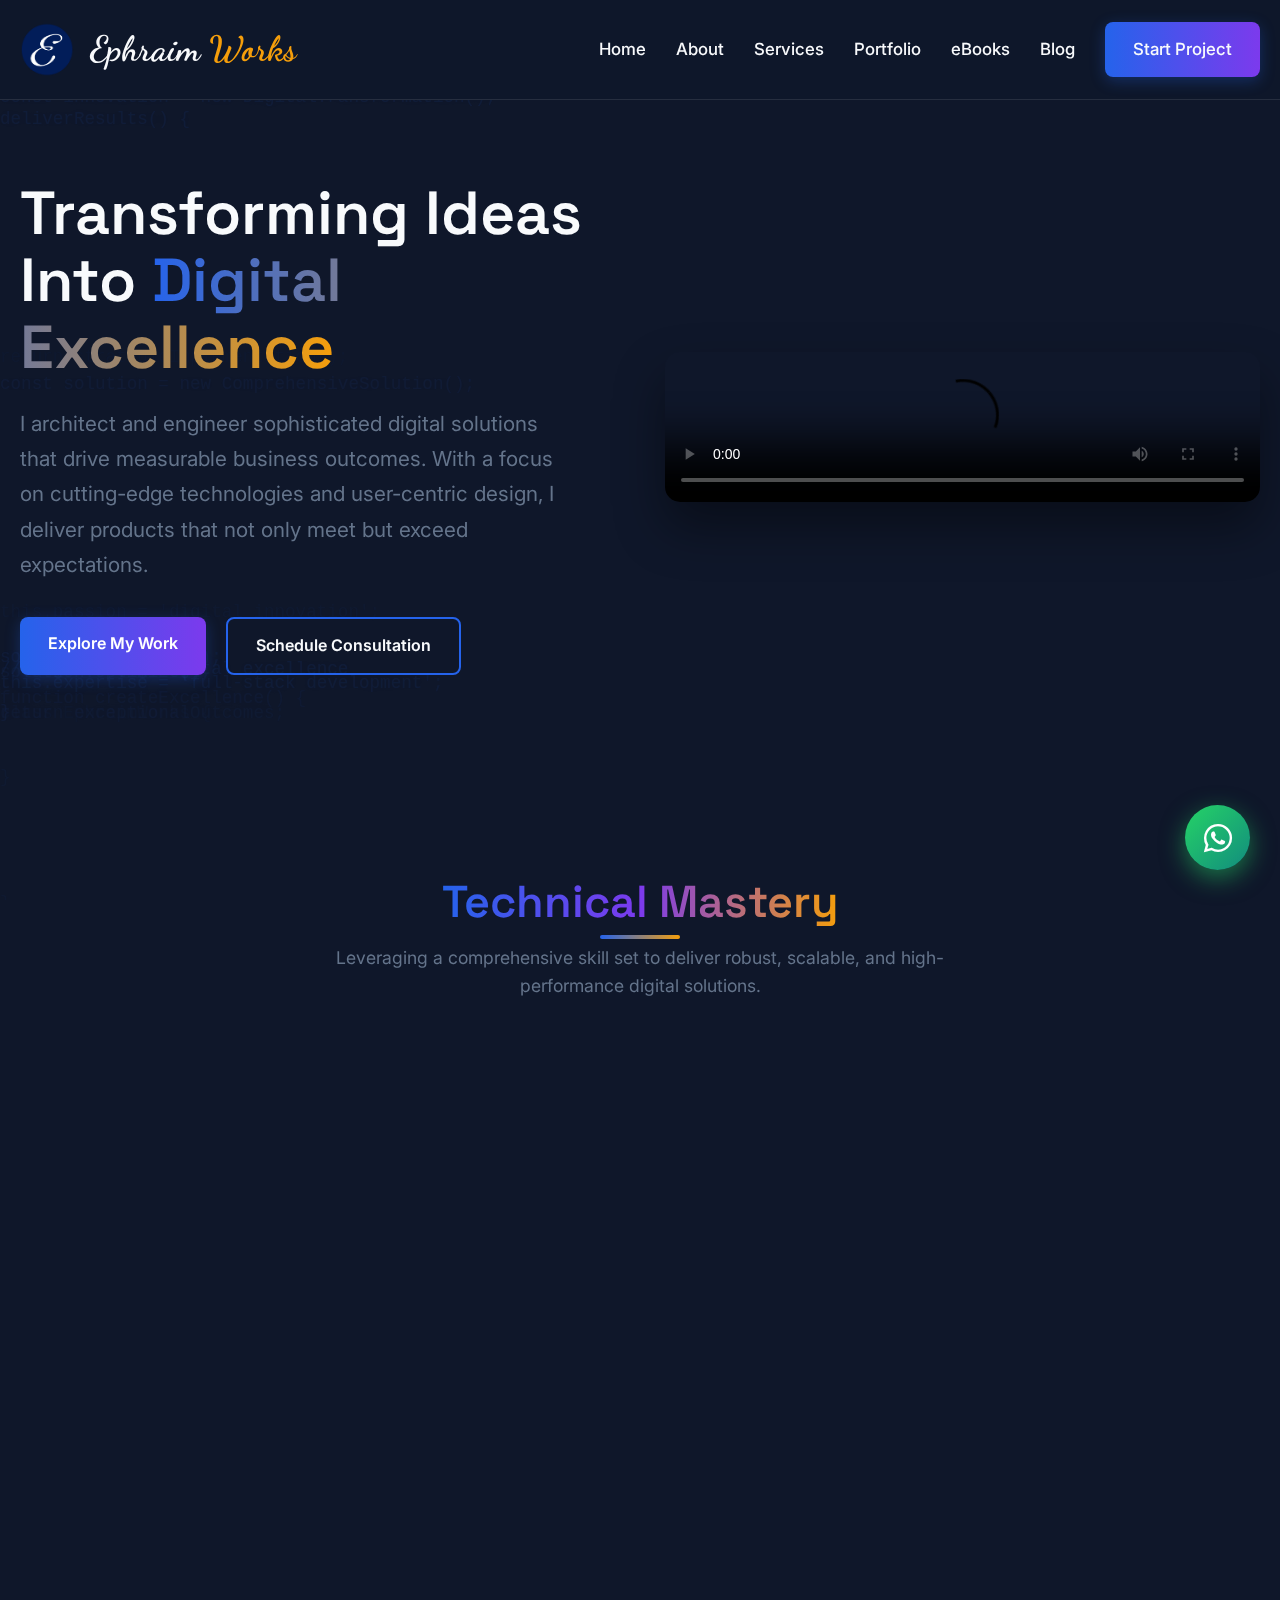
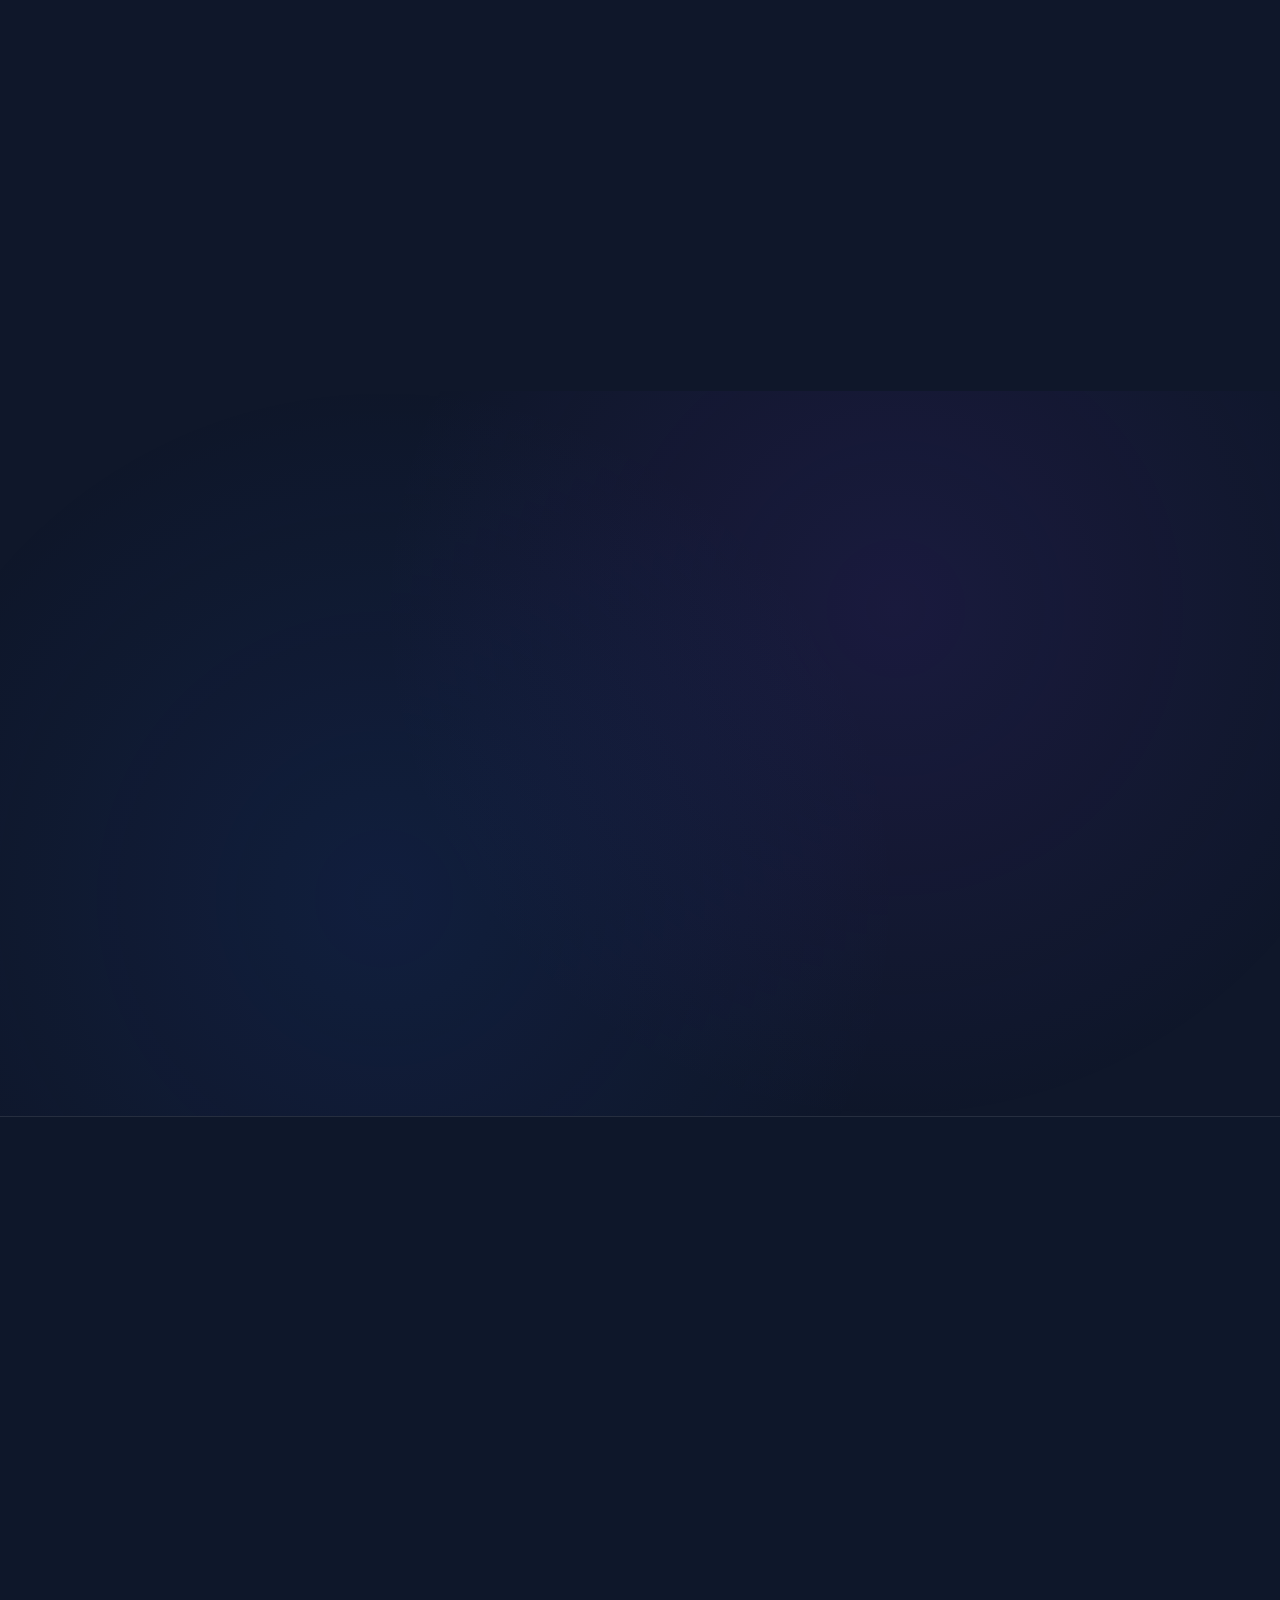
<file: index.html>
<!DOCTYPE html>
<html lang="en">
<head>
    <meta charset="UTF-8">
<meta name="viewport" content="width=device-width, initial-scale=1.0, maximum-scale=1.0, user-scalable=no">
    <title>Ephraim Works | Full Stack Developer</title>
    <link rel="stylesheet" href="https://cdnjs.cloudflare.com/ajax/libs/font-awesome/6.4.0/css/all.min.css">
    <link href="https://fonts.googleapis.com/css2?family=Inter:wght@300;400;500;600;700&family=Space+Grotesk:wght@400;500;600;700&family=Dancing+Script:wght@700&display=swap" rel="stylesheet">
    <!-- AOS CSS -->
    <link href="https://unpkg.com/aos@2.3.1/dist/aos.css" rel="stylesheet">
    <link rel="stylesheet" href="/css/index.css">
    <link rel="stylesheet" href="/css/about.css">
    <link rel="icon" type="image/png" href="/images/favicon.png">
    <meta name="description" content="Ephraim Works - Full Stack Developer specializing in building scalable web and mobile applications. Explore my portfolio, expertise, and insights on modern development practices.">
    <meta name="keywords" content="Full Stack Developer, Web Development, Mobile Applications, React, Node.js, JavaScript, System Architecture, UI/UX Design, Technical Consulting, Portfolio, Blog">
    <meta name="author" content="Ephraim Works">    
</head>
<body>
    <!-- Background Animation -->
    <div class="bg-animation" id="bgAnimation"></div>

    <!-- Header -->
    <header id="header">

        <div class="container header-container">
            <a href="/" class="logo">
                <div class="logo-img">
                    <img src="/images/favicon.png" alt="Ephraim Works Logo">
                </div>
                <div class="logo-text">Ephraim <span>Works</span></div>
            </a>
            <button class="hamburger" id="hamburger">
                <i class="fas fa-bars"></i>
            </button>
            <ul class="nav-menu" id="navMenu">
                <li><a href="/">Home</a></li>
                <li><a href="/about/" class="active">About</a></li>
                <li><a href="/services/">Services</a></li>
                <li><a href="/portfolio/">Portfolio</a></li>
                <li><a href="/eBooks/">eBooks</a></li>
                <li><a href="/blog/">Blog</a></li>
                <li><a href="/book-online/" class="cta-button">Start Project</a></li>
            </ul>
        </div>
    </header>

    <!-- Hero Section -->
    <section class="hero" id="home">
        <div class="container hero-container">
            <div class="hero-content" data-aos="fade-right" data-aos-duration="1000">
                <h1 data-aos="fade-right" data-aos-duration="1000" data-aos-delay="200">Transforming Ideas Into <span>Digital Excellence</span></h1>
                <p data-aos="fade-right" data-aos-duration="1000" data-aos-delay="400">I architect and engineer sophisticated digital solutions that drive measurable business outcomes. With a focus on cutting-edge technologies and user-centric design, I deliver products that not only meet but exceed expectations.</p>
                <div class="hero-buttons" data-aos="fade-right" data-aos-duration="1000" data-aos-delay="600">
                    <a href="/portfolio/" class="cta-button">Explore My Work</a>
                    <a href="/book-online/" class="secondary-button">Schedule Consultation</a>
                </div>
            </div>
            <div class="hero-video" data-aos="fade-left" data-aos-duration="1000" data-aos-delay="400">
                <video controls poster="https://placehold.co/600x400/1e293b/64748b?text=Professional+Introduction">
                    <source src="#" type="video/mp4">
                    Your browser does not support the video tag.
                </video>
            </div>
        </div>
    </section>

    <!-- About Section -->
    <section id="about">
        <div class="container">
            <div class="section-title" data-aos="fade-up" data-aos-duration="800">
                <h2>Technical Mastery</h2>
                <p>Leveraging a comprehensive skill set to deliver robust, scalable, and high-performance digital solutions.</p>
            </div>
            <div class="skills-grid">
                <div class="skill-card" data-aos="fade-up" data-aos-duration="800">
                    <div class="skill-icon">
                        <i class="fab fa-js-square"></i>
                    </div>
                    <h3>Advanced JavaScript</h3>
                    <p>Architecting complex applications with modern ES6+ features, functional programming paradigms, and performance optimization techniques.</p>
                </div>
                <div class="skill-card" data-aos="fade-up" data-aos-duration="800" data-aos-delay="100">
                    <div class="skill-icon">
                        <i class="fab fa-react"></i>
                    </div>
                    <h3>React Ecosystem</h3>
                    <p>Building enterprise-grade applications with React, Next.js, and complementary libraries for state management and routing.</p>
                </div>
                <div class="skill-card" data-aos="fade-up" data-aos-duration="800" data-aos-delay="200">
                    <div class="skill-icon">
                        <i class="fab fa-node-js"></i>
                    </div>
                    <h3>Server-Side Engineering</h3>
                    <p>Developing scalable backend systems with Node.js, Express, and database technologies to power data-intensive applications.</p>
                </div>
                <div class="skill-card" data-aos="fade-up" data-aos-duration="800" data-aos-delay="300">
                    <div class="skill-icon">
                        <i class="fas fa-layer-group"></i>
                    </div>
                    <h3>System Architecture</h3>
                    <p>Designing resilient and maintainable system architectures that scale with business growth and evolving requirements.</p>
                </div>
            </div>
        </div>
    </section>

    <!-- Services Section -->
    <section id="services">
        <div class="container">
            <div class="section-title" data-aos="fade-up" data-aos-duration="800">
                <h2>Comprehensive Digital Solutions</h2>
                <p>End-to-end services designed to elevate your digital presence and drive business growth.</p>
            </div>
            <div class="services-grid">
                <div class="service-card" data-aos="flip-left" data-aos-duration="800">
                    <div class="service-icon">
                        <i class="fas fa-code"></i>
                    </div>
                    <h3>Web Design & Development</h3>
                    <p>Modern, responsive websites that convert visitors into customers and deliver exceptional user experiences across all devices.</p>
                </div>
                <div class="service-card" data-aos="flip-left" data-aos-duration="800" data-aos-delay="100">
                    <div class="service-icon">
                        <i class="fas fa-pen-nib"></i>
                    </div>
                    <h3>Content Creation</h3>
                    <p>Compelling content that tells your story effectively, engages your audience, and drives meaningful connections with your brand.</p>
                </div>
                <div class="service-card" data-aos="flip-left" data-aos-duration="800" data-aos-delay="200">
                    <div class="service-icon">
                        <i class="fas fa-palette"></i>
                    </div>
                    <h3>Branding & Logo Design</h3>
                    <p>Memorable brand identities that make lasting impressions and communicate your unique value proposition effectively.</p>
                </div>
                <div class="service-card" data-aos="flip-left" data-aos-duration="800" data-aos-delay="300">
                    <div class="service-icon">
                        <i class="fas fa-book-open"></i>
                    </div>
                    <h3>eBook Design</h3>
                    <p>Professional digital publications that captivate readers, establish authority, and generate valuable leads for your business.</p>
                </div>
                <div class="service-card" data-aos="flip-left" data-aos-duration="800" data-aos-delay="400">
                    <div class="service-icon">
                        <i class="fas fa-chart-line"></i>
                    </div>
                    <h3>Digital Marketing</h3>
                    <p>Strategic campaigns that drive growth and engagement, leveraging data-driven insights to maximize your ROI.</p>
                </div>
                <div class="service-card" data-aos="flip-left" data-aos-duration="800" data-aos-delay="500">
                    <div class="service-icon">
                        <i class="fas fa-briefcase"></i>
                    </div>
                    <h3>Business Consulting</h3>
                    <p>Strategic guidance to accelerate your business growth, optimize operations, and capitalize on emerging opportunities.</p>
                </div>
            </div>
            <div class="services-cta" data-aos="fade-up" data-aos-duration="800" data-aos-delay="300">
                <a href="/book-online/" class="cta-button">Start Your Project</a>
                <a href="/services/" class="secondary-button" style="margin-left: 20px;">Explore All Services</a>
            </div>
        </div>
    </section>

<!-- Portfolio Section -->
<section id="portfolio">
  <div class="container">
    <div class="section-title" data-aos="fade-up" data-aos-duration="800">
      <h2>Strategic Implementations</h2>
      <p>A curated selection of projects demonstrating design precision, development excellence, and measurable digital impact.</p>
    </div>

    <div class="portfolio-grid">
      
      <!-- Project 1 -->
      <div class="portfolio-item" data-aos="zoom-in" data-aos-duration="800">
        <div class="portfolio-img">
          <img src="/images/urbannest.jpg" 
               alt="UrbanNest real estate management website" loading="lazy">
        </div>
        <div class="portfolio-content">
          <h3>UrbanNest Real Estate Manager</h3>
          <p>A modern real estate platform designed for effortless property discovery. Users can explore listings, schedule visits, and filter properties by type, location, or price. Built with a clean interface and optimized for performance across all devices.</p>
          <div class="portfolio-tags">
            <span class="tag">HTML</span>
            <span class="tag">CSS</span>
            <span class="tag">JavaScript</span>
            <span class="tag">Responsive Design</span>
          </div>
        </div>
      </div>

      <!-- Project 2 -->
      <div class="portfolio-item" data-aos="zoom-in" data-aos-duration="800" data-aos-delay="100">
        <div class="portfolio-img">
          <img src="/images/techshedd.jpg" 
               alt="TechShedd e-commerce store" loading="lazy">
        </div>
        <div class="portfolio-content">
          <h3>TechShedd E-Commerce Store</h3>
          <p>An intuitive online store built for tech enthusiasts. It features categorized product pages, integrated cart and checkout systems, and a smooth user experience that encourages product discovery and conversion. Fully responsive and SEO-ready.</p>
          <div class="portfolio-tags">
            <span class="tag">WordPress</span>
            <span class="tag">WooCommerce</span>
            <span class="tag">PHP</span>
            <span class="tag">SEO Optimization</span>
          </div>
        </div>
      </div>

      <!-- Project 3 -->
      <div class="portfolio-item" data-aos="zoom-in" data-aos-duration="800" data-aos-delay="200">
        <div class="portfolio-img">
          <img src="/images/TechHaven.jpg" 
               alt="TechHaven e-commerce platform" loading="lazy">
        </div>
        <div class="portfolio-content">
          <h3>TechHaven E-Commerce</h3>
          <p>A premium e-commerce experience focused on user trust and product quality. Designed with a minimalist aesthetic, optimized checkout flow, and enhanced loading speed. Integrates secure payments and product management dashboards for seamless operations.</p>
          <div class="portfolio-tags">
            <span class="tag">React</span>
            <span class="tag">Node.js</span>
            <span class="tag">MongoDB</span>
            <span class="tag">Payment Integration</span>
          </div>
        </div>
      </div>

    </div>
  </div>
</section>


    <!-- Blog Section -->
    <section id="blog">
        <div class="container">
            <div class="section-title" data-aos="fade-up" data-aos-duration="800">
                <h2>Strategic Insights</h2>
                <p>Exploring the intersection of technology, business strategy, and user experience.</p>
            </div>
            <div class="blog-grid">
                <div class="blog-card" data-aos="fade-up" data-aos-duration="800">
                    <div class="blog-img">
                        <i class="fas fa-code" style="font-size: 4rem;"></i>
                    </div>
                    <div class="blog-content">
                        <h3>Architecting for Scale</h3>
                        <div class="blog-meta">
                            <span>June 12, 2023</span>
                            <span>8 min read</span>
                        </div>
                        <p>Strategic approaches to building systems that gracefully handle exponential user growth while maintaining performance.</p>
                        <a href="#" class="read-more">Continue Reading <i class="fas fa-arrow-right"></i></a>
                    </div>
                </div>
                <div class="blog-card" data-aos="fade-up" data-aos-duration="800" data-aos-delay="100">
                    <div class="blog-img">
                        <i class="fas fa-server" style="font-size: 4rem;"></i>
                    </div>
                    <div class="blog-content">
                        <h3>Microservices in Practice</h3>
                        <div class="blog-meta">
                            <span>May 28, 2023</span>
                            <span>10 min read</span>
                        </div>
                        <p>Implementing microservices architecture: benefits, challenges, and real-world implementation strategies.</p>
                        <a href="#" class="read-more">Continue Reading <i class="fas fa-arrow-right"></i></a>
                    </div>
                </div>
                <div class="blog-card" data-aos="fade-up" data-aos-duration="800" data-aos-delay="200">
                    <div class="blog-img">
                        <i class="fas fa-palette" style="font-size: 4rem;"></i>
                    </div>
                    <div class="blog-content">
                        <h3>The Psychology of UX</h3>
                        <div class="blog-meta">
                            <span>May 15, 2023</span>
                            <span>7 min read</span>
                        </div>
                        <p>How cognitive principles influence user behavior and drive engagement in digital products.</p>
                        <a href="#" class="read-more">Continue Reading <i class="fas fa-arrow-right"></i></a>
                    </div>
                </div>
            </div>
        </div>
    </section>

    <!-- Reviews Section -->
<section id="reviews">
  <div class="container">
    <div class="section-title" data-aos="fade-up" data-aos-duration="800">
      <h2>Client Success Stories</h2>
      <p>Partnerships that have driven measurable business transformation.</p>
    </div>

    <div class="reviews-container">

      <!-- Review 1 -->
      <div class="review-card" data-aos="zoom-in" data-aos-duration="800">
        <div class="review-text">
          I had an awesome experience working with Ephraim Creations on my website! From start to finish, the process was smooth and worth the investment.
        </div>
        <div class="review-author">
          <div class="author-avatar">N</div>
          <div class="author-info">
            <h4>Newton Murimi</h4>
            <div class="review-stars">
              <span class="star">★</span>
              <span class="star">★</span>
              <span class="star">★</span>
              <span class="star">★</span>
              <span class="star">★</span>
            </div>
            <p>4 weeks ago</p>
          </div>
        </div>
      </div>

    </div>
  </div>
</section>
      
<!-- FAQ Section -->
<section class="faq-section" id="faq">
    <div class="container">
        <!-- Section Header -->
        <div class="section-title" data-aos="fade-up" data-aos-duration="800">
            <h2>Frequently Asked Questions</h2>
            <p>Get quick answers about how I work, timelines, and collaboration processes.</p>
        </div>

        <div class="faq-content">
            <!-- FAQ Accordion -->
            <div class="faq-accordion" data-aos="fade-right" data-aos-duration="800" data-aos-delay="200">
                <div class="faq-item">
                    <button class="faq-question">
                        <span>How long does a typical website project take?</span>
                        <i class="fas fa-chevron-down"></i>
                    </button>
                    <div class="faq-answer">
                        <p>Most standard websites take about 2–4 weeks from planning to launch, depending on complexity and client feedback speed.</p>
                    </div>
                </div>

                <div class="faq-item">
                    <button class="faq-question">
                        <span>Do you offer website maintenance after launch?</span>
                        <i class="fas fa-chevron-down"></i>
                    </button>
                    <div class="faq-answer">
                        <p>Yes. I provide ongoing maintenance and updates to ensure your website stays secure, optimized, and up to date.</p>
                    </div>
                </div>

                <div class="faq-item">
                    <button class="faq-question">
                        <span>Can you redesign an existing website?</span>
                        <i class="fas fa-chevron-down"></i>
                    </button>
                    <div class="faq-answer">
                        <p>Absolutely. I can audit your current site and give it a fresh, high-performing redesign while keeping your brand identity intact.</p>
                    </div>
                </div>

                <div class="faq-item">
                    <button class="faq-question">
                        <span>What's required to get started?</span>
                        <i class="fas fa-chevron-down"></i>
                    </button>
                    <div class="faq-answer">
                        <p>Once we discuss your goals, I'll send a detailed proposal. A 50% deposit confirms your slot, then we begin design and development.</p>
                    </div>
                </div>
            </div>

            <!-- CTA Section -->
            <div class="faq-cta" data-aos="fade-left" data-aos-duration="800" data-aos-delay="400">
                <div class="cta-card">
                    <h3>Ready to bring your vision to life?</h3>
                    <p>Let's discuss your project goals and how I can help you achieve them efficiently and beautifully.</p>
                    <a href="/book-online/" class="faq-cta-button">
                        <span>Start Your Project</span>
                        <i class="fas fa-arrow-right"></i>
                    </a>
                </div>
            </div>
        </div>
    </div>
</section>

        <!-- CTA Section not useful -->
         
  <!-- <section id="about-cta">
        <div class="container">
            <div class="cta-section" data-aos="zoom-in" data-aos-duration="800">
                <h2>Ready to Transform Your Digital Presence?</h2>
                <p>Let's collaborate to create something extraordinary. Your vision combined with my expertise can achieve remarkable results.</p>
                <a href="/book-online/" class="cta-button-light">Start Your Project Today</a>
            </div>
        </div>
    </section>--> 

     <!-- Footer -->
    <footer>
        <div class="container">
            <div class="footer-container">
                <div class="footer-col" data-aos="fade-up" data-aos-duration="800">
                    <h3>Ephraim Works</h3>
                      <p>Transforming ideas into impactful digital experiences through design precision, technical innovation, and strategic execution that drives real business results.</p>
                     <div class="social-links">
                       <a href="https://www.tiktok.com/@ephraim_creations?is_from_webapp=1&sender_device=pc"><i class="fab fa-tiktok"></i></a>
                       <a href="https://www.youtube.com/@EphraimCreationsKE"><i class="fab fa-youtube"></i></a>
                       <a href="https://www.facebook.com/ephraimmutwiri2025"><i class="fab fa-facebook"></i></a>
                       <a href="https://www.linkedin.com/in/ephraim-mutwiri-052a58310"><i class="fab fa-linkedin"></i></a>
                     </div>
                </div>
                <div class="footer-col" data-aos="fade-up" data-aos-duration="800" data-aos-delay="100">
                    <h3>Navigation</h3>
                    <ul>
                        <li><a href="/about/"><i class="fas fa-chevron-right"></i> About me</a></li>
                        <li><a href="/blog/"><i class="fas fa-chevron-right"></i> Blog</a></li>
                        <li><a href="/eBooks/"><i class="fas fa-chevron-right"></i> eBooks</a></li>
                        <li><a href="/portfolio/"><i class="fas fa-chevron-right"></i>Portfolio</a></li>
                        <li><a href="/privacy-policy/"><i class="fas fa-chevron-right"></i>Privacy-policy</a></li>
                        <li><a href="/terms-of-services/"><i class="fas fa-chevron-right"></i>Terms</a></li>
                    </ul>
                </div>
                <div class="footer-col" data-aos="fade-up" data-aos-duration="800" data-aos-delay="200">
                    <h3>Services</h3>
                    <ul>
                        <li><a href="/services/"><i class="fas fa-chevron-right"></i> Web Development</a></li>
                        <li><a href="/services/"><i class="fas fa-chevron-right"></i> Web Design</a></li>
                        <li><a href="/services/"><i class="fas fa-chevron-right"></i> E-commerce Development</a></li>
                        <li><a href="/services/"><i class="fas fa-chevron-right"></i> SEO Optimization</a></li>
                        <li><a href="/services/"><i class="fas fa-chevron-right"></i> Analytics & Reporting</a></li>
                        <li><a href="/eBooks/"><i class="fas fa-chevron-right"></i> E-books & Guides</a></li>
                        <li><a href="/services/"><i class="fas fa-chevron-right"></i> Blog Writing & Visuals</a></li>
                    </ul>
                </div>
                <div class="footer-col" data-aos="fade-up" data-aos-duration="800" data-aos-delay="300">
                    <h3>Connect</h3>
                    <ul>
                        <li><a href="mailto:ephraimmutwiri01@gmail.com"><i class="fas fa-envelope"></i> Email me</a></li>
                        <li><a href="tel:+254112268873"><i class="fas fa-phone"></i> Call </a></li>
                        <li><a><i class="fas fa-map-marker-alt"></i> Kenya-based</a></li>
                        <li><a href="/book-online/"><i class="fas fa-calendar-alt"></i> Schedule Consultation</a></li>
                    </ul>
                </div>
            </div>
            <div class="copyright" data-aos="fade-up" data-aos-duration="800">
                <p>&copy; 2025 Ephraim Works. All rights reserved. | Crafted with precision and passion</p>
            </div>
        </div>
    </footer>

    <!-- WhatsApp Button -->
<a href="https://wa.me/254112268873" class="whatsapp-button" target="_blank">
    <i class="fab fa-whatsapp"></i>
</a>

    <!-- Back to Top Button -->
<button id="backToTop" title="Back to Top">
  <i class="fas fa-arrow-up"></i>
</button>


    <!-- AOS JS -->
    <script src="https://unpkg.com/aos@2.3.1/dist/aos.js"></script>
    <script src="/js/index.js" defer></script>

</body>
</html>
</file>
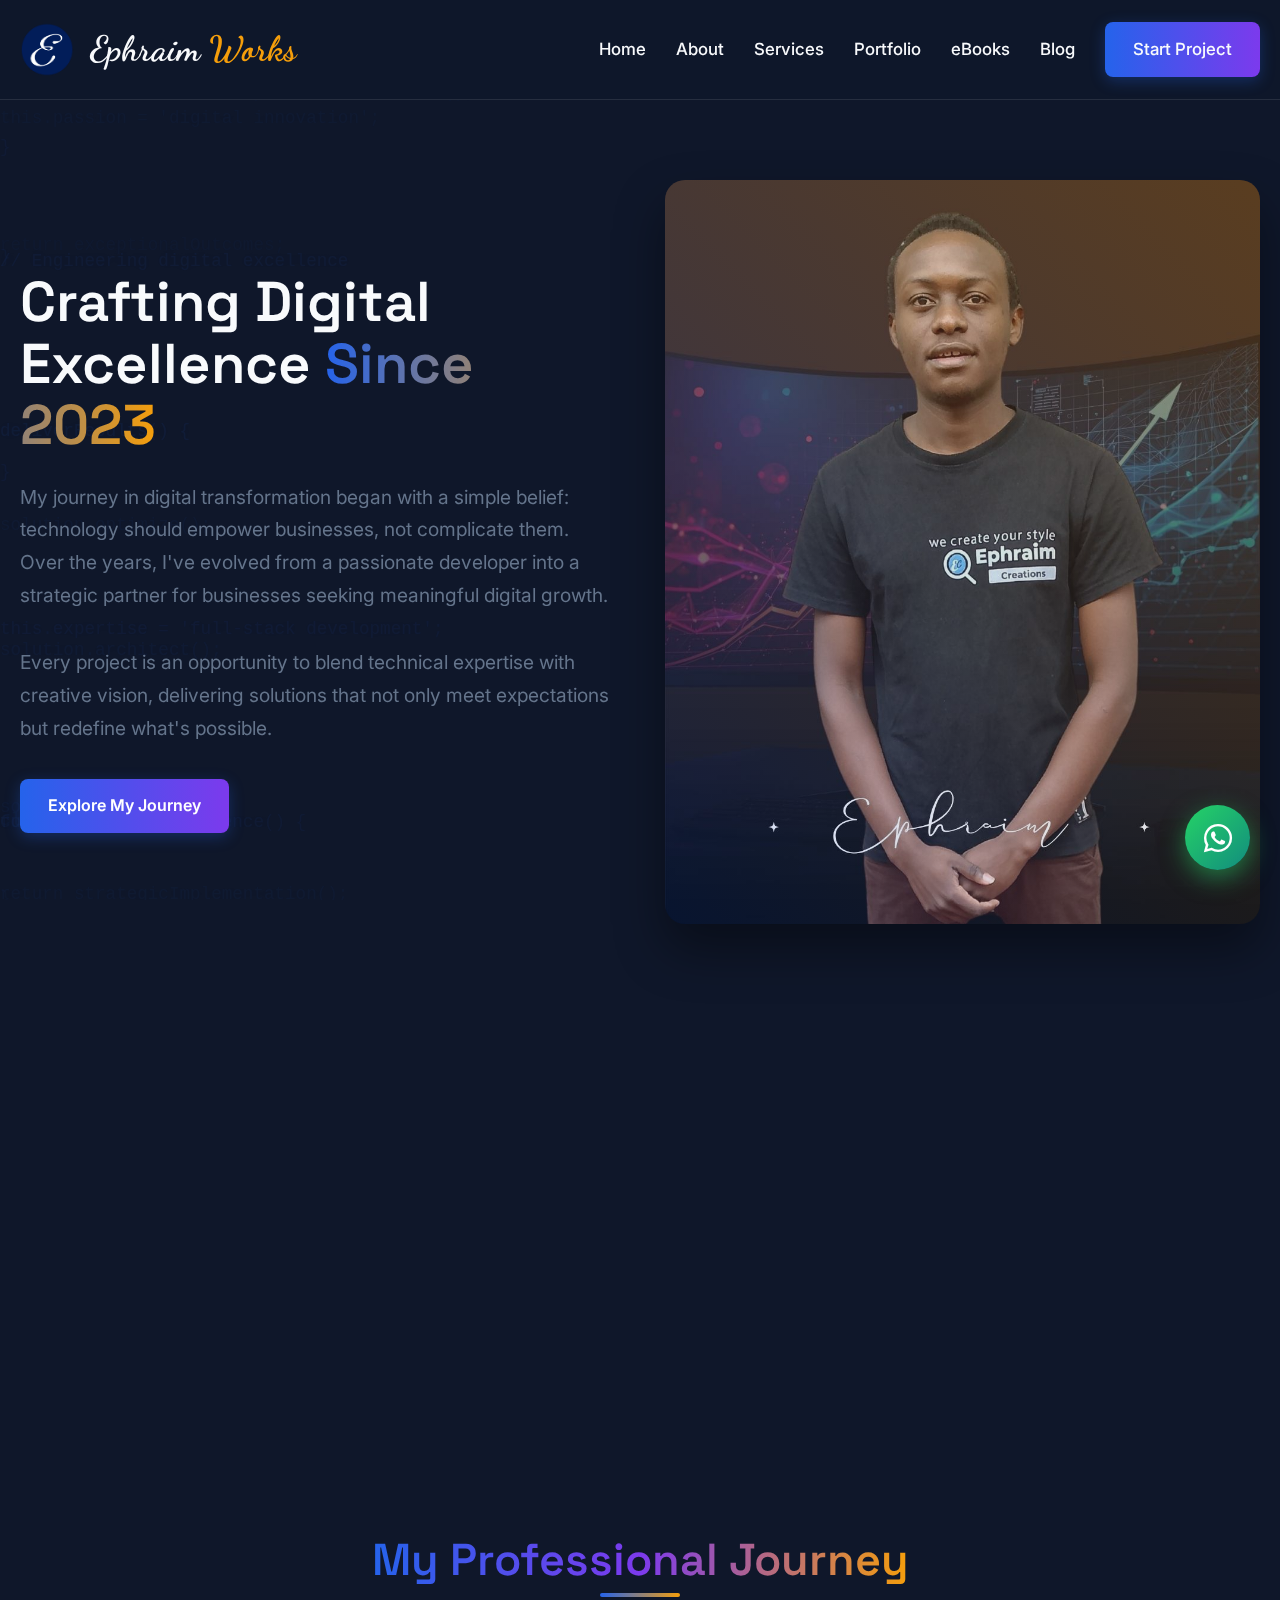
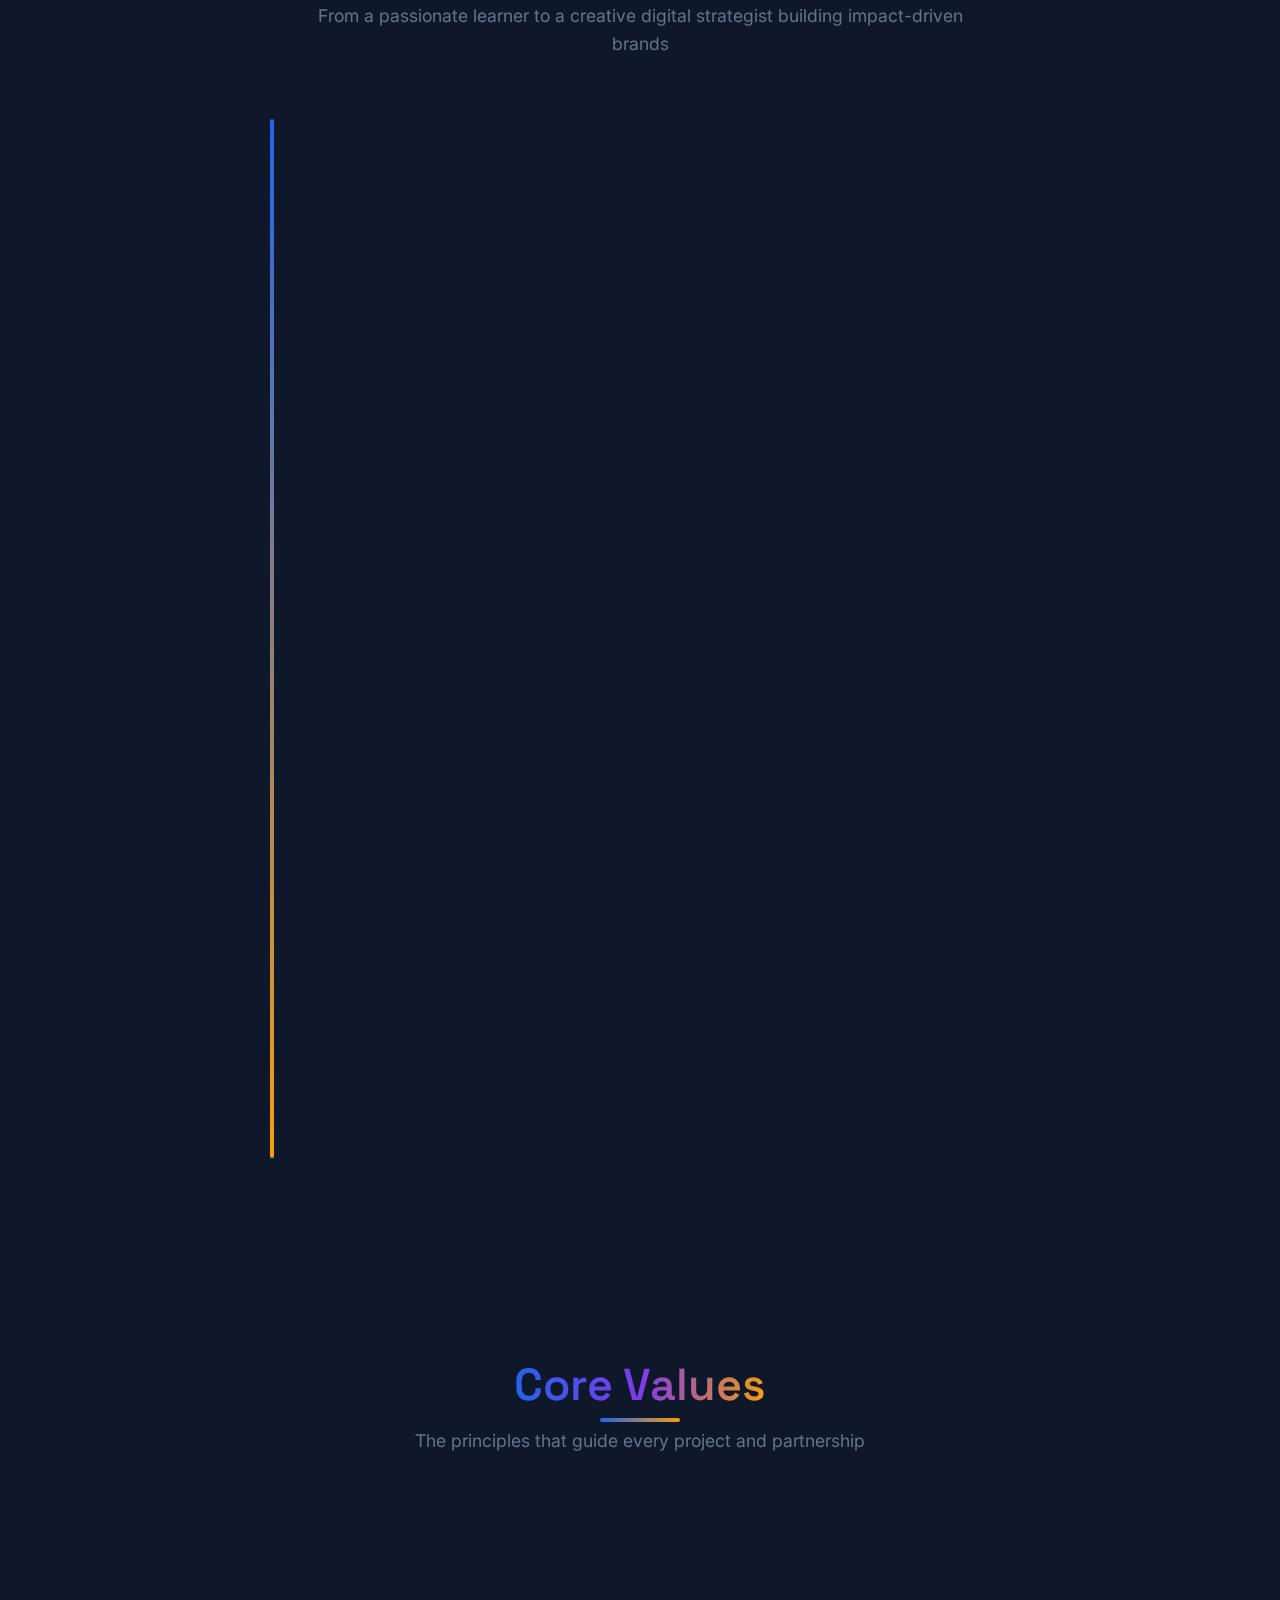
<file: about/index.html>
<!DOCTYPE html>
<html lang="en">
<head>
    <meta charset="UTF-8">
<meta name="viewport" content="width=device-width, initial-scale=1.0, maximum-scale=1.0, user-scalable=no">
    <title>About | Ephraim Works</title>
    <link rel="stylesheet" href="https://cdnjs.cloudflare.com/ajax/libs/font-awesome/6.4.0/css/all.min.css">
    <link href="https://fonts.googleapis.com/css2?family=Inter:wght@300;400;500;600;700&family=Space+Grotesk:wght@400;500;600;700&family=Dancing+Script:wght@700&display=swap" rel="stylesheet">
    <link href="https://unpkg.com/aos@2.3.1/dist/aos.css" rel="stylesheet">
    <link rel="stylesheet" href="/css/about.css">
    <link rel="stylesheet" href="/css/index.css">
    <link rel="icon" type="image/png" href="/images/favicon.png">
</head>
<body>
        <!-- Background Animation -->
    <div class="bg-animation" id="bgAnimation"></div>
    <!-- Header (reused from home) -->
    <header id="header">
        <div class="container header-container">
            <a href="/" class="logo">
                <div class="logo-img">
                    <img src="/images/favicon.png" alt="Ephraim Works Logo">
                </div>
                <div class="logo-text">Ephraim <span>Works</span></div>
            </a>
            <button class="hamburger" id="hamburger">
                <i class="fas fa-bars"></i>
            </button>
            <ul class="nav-menu" id="navMenu">
                <li><a href="/">Home</a></li>
                <li><a href="/about/" class="active">About</a></li>
                <li><a href="/services/">Services</a></li>
                <li><a href="/portfolio/">Portfolio</a></li>
                <li><a href="/eBooks/">eBooks</a></li>
                <li><a href="/blog/">Blog</a></li>
                <li><a href="/book-online/" class="cta-button">Start Project</a></li>
            </ul>
        </div>
    </header>

    <!-- About Hero Section -->
    <section class="about-hero">
        <div class="container about-hero-container">
            <div class="about-hero-content" data-aos="fade-right" data-aos-duration="1000">
                <h1>Crafting Digital Excellence <span>Since 2023</span></h1>
                <p>My journey in digital transformation began with a simple belief: technology should empower businesses, not complicate them. Over the years, I've evolved from a passionate developer into a strategic partner for businesses seeking meaningful digital growth.</p>
                <p>Every project is an opportunity to blend technical expertise with creative vision, delivering solutions that not only meet expectations but redefine what's possible.</p>
                <a href="#journey" class="cta-button">Explore My Journey</a>
            </div>
            <div class="about-hero-image" data-aos="fade-left" data-aos-duration="1000" data-aos-delay="200">
                <img src="/images/Ephraim.jpg" alt="Ephraim - Digital Solutions Expert">
            </div>
        </div>
    </section>

    <!-- Stats Section -->
    <section id="stats">
        <div class="container">
            <div class="stats-container">
                <div class="stat-card" data-aos="fade-up" data-aos-duration="800">
                    <div class="stat-number" id="counter1">0</div>
                    <div class="stat-text">Projects Delivered</div>
                </div>
                <div class="stat-card" data-aos="fade-up" data-aos-duration="800" data-aos-delay="100">
                    <div class="stat-number" id="counter2">0</div>
                    <div class="stat-text">Years Experience</div>
                </div>
                <div class="stat-card" data-aos="fade-up" data-aos-duration="800" data-aos-delay="200">
                    <div class="stat-number" id="counter3">0%</div>
                    <div class="stat-text">Client Satisfaction</div>
                </div>
                <div class="stat-card" data-aos="fade-up" data-aos-duration="800" data-aos-delay="300">
                    <div class="stat-number" id="counter4">0</div>
                    <div class="stat-text">Returning Clients</div>
                </div>
            </div>
        </div>
    </section>

<!-- Journey Section -->
<section id="journey">
    <div class="container">
        <div class="section-title">
            <h2>My Professional Journey</h2>
            <p>From a passionate learner to a creative digital strategist building impact-driven brands</p>
        </div>

        <div class="journey-timeline">

            <!-- 2022 -->
            <div class="timeline-item" data-aos="fade-right" data-aos-duration="800">
                <div class="timeline-year">2022</div>
                <div class="timeline-content">
                    <h3>Learning & Exploration</h3>
                    <p>This year marked the start of my digital journey. I immersed myself in learning web design, graphics, and digital marketing through online courses and countless personal experiments. It was a time of discovery, curiosity, and finding my creative direction.</p>
                    <div class="timeline-tags">
                        <span class="timeline-tag">Learning</span>
                        <span class="timeline-tag">Design</span>
                        <span class="timeline-tag">Digital Skills</span>
                    </div>
                </div>
            </div>

            <!-- 2023 -->
            <div class="timeline-item" data-aos="fade-left" data-aos-duration="800" data-aos-delay="100">
                <div class="timeline-year">2023</div>
                <div class="timeline-content">
                    <h3>Getting Started</h3>
                    <p>I officially started creating websites and designs for clients. <strong>Ephraim Works</strong> began taking shape as I built my first projects, served local businesses, and learned the importance of communication, deadlines, and user experience.</p>
                    <div class="timeline-tags">
                        <span class="timeline-tag">Freelance</span>
                        <span class="timeline-tag">Client Work</span>
                        <span class="timeline-tag">Portfolio Building</span>
                    </div>
                </div>
            </div>

            <!-- 2024 -->
            <div class="timeline-item" data-aos="fade-right" data-aos-duration="800" data-aos-delay="200">
                <div class="timeline-year">2024</div>
                <div class="timeline-content">
                    <h3>Exposure & Growth</h3>
                    <p>This was a year of exposure and confidence. I expanded my network, collaborated with other creatives, and showcased my work across platforms. My personal brand grew stronger, and I began attracting larger projects while sharing educational content online.</p>
                    <div class="timeline-tags">
                        <span class="timeline-tag">Brand Growth</span>
                        <span class="timeline-tag">Collaboration</span>
                        <span class="timeline-tag">Community</span>
                    </div>
                </div>
            </div>

            <!-- 2025 -->
            <div class="timeline-item" data-aos="fade-left" data-aos-duration="800" data-aos-delay="300">
                <div class="timeline-year">2025</div>
                <div class="timeline-content">
                    <h3>Scaling & Impact</h3>
                    <p>Now focused on scaling <strong>Ephraim Works</strong> into a creative brand that empowers businesses and digital learners. This stage is about building systems, refining services, and mentoring others who want to build sustainable digital careers.</p>
                    <div class="timeline-tags">
                        <span class="timeline-tag">Scaling</span>
                        <span class="timeline-tag">Mentorship</span>
                        <span class="timeline-tag">Brand Strategy</span>
                    </div>
                </div>
            </div>

        </div>
    </div>
</section>


    <!-- Values Section -->
    <section id="values">
        <div class="container">
            <div class="section-title">
                <h2>Core Values</h2>
                <p>The principles that guide every project and partnership</p>
            </div>
            <div class="values-grid">
                <div class="value-card" data-aos="flip-left" data-aos-duration="800">
                    <div class="value-icon">
                        <i class="fas fa-lightbulb"></i>
                    </div>
                    <h3>Innovation</h3>
                    <p>Continuously exploring emerging technologies and creative approaches to deliver cutting-edge solutions that give clients a competitive advantage.</p>
                </div>
                <div class="value-card" data-aos="flip-left" data-aos-duration="800" data-aos-delay="100">
                    <div class="value-icon">
                        <i class="fas fa-handshake"></i>
                    </div>
                    <h3>Partnership</h3>
                    <p>Building long-term relationships based on trust, transparency, and mutual success. Your goals become my mission.</p>
                </div>
                <div class="value-card" data-aos="flip-left" data-aos-duration="800" data-aos-delay="200">
                    <div class="value-icon">
                        <i class="fas fa-chart-line"></i>
                    </div>
                    <h3>Results-Driven</h3>
                    <p>Focusing on measurable outcomes and business impact. Every solution is designed to drive growth, efficiency, and success.</p>
                </div>
            </div>
        </div>
    </section>

    <!-- CTA Section -->
    <section id="about-cta">
        <div class="container">
            <div class="cta-section" data-aos="zoom-in" data-aos-duration="800">
                <h2>Ready to Transform Your Digital Presence?</h2>
                <p>Let's collaborate to create something extraordinary. Your vision combined with my expertise can achieve remarkable results.</p>
                <a href="/book-online/" class="cta-button-light">Start Your Project Today</a>
            </div>
        </div>
    </section>

     <!-- Footer -->
    <footer>
        <div class="container">
            <div class="footer-container">
                <div class="footer-col" data-aos="fade-up" data-aos-duration="800">
                    <h3>Ephraim Works</h3>
                    <p>Transforming ideas into impactful digital experiences through design precision, technical innovation, and strategic execution that drives real business results.</p>
                     <div class="social-links">
                       <a href="https://www.tiktok.com/@ephraim_creations?is_from_webapp=1&sender_device=pc"><i class="fab fa-tiktok"></i></a>
                       <a href="https://www.youtube.com/@EphraimCreationsKE"><i class="fab fa-youtube"></i></a>
                       <a href="https://www.facebook.com/ephraimmutwiri2025"><i class="fab fa-facebook"></i></a>
                       <a href="https://www.linkedin.com/in/ephraim-mutwiri-052a58310"><i class="fab fa-linkedin"></i></a>
                     </div>
                </div>
                <div class="footer-col" data-aos="fade-up" data-aos-duration="800" data-aos-delay="100">
                    <h3>Navigation</h3>
                    <ul>
                        <li><a href="/about/"><i class="fas fa-chevron-right"></i> About me</a></li>
                        <li><a href="/blog/"><i class="fas fa-chevron-right"></i> Blog</a></li>
                        <li><a href="/eBooks/"><i class="fas fa-chevron-right"></i> eBooks</a></li>
                        <li><a href="/portfolio/"><i class="fas fa-chevron-right"></i>Portfolio</a></li>
                        <li><a href="/privacy-policy/"><i class="fas fa-chevron-right"></i>Privacy-policy</a></li>
                        <li><a href="/terms-of-services/"><i class="fas fa-chevron-right"></i>Terms</a></li>
                    </ul>
                </div>
                <div class="footer-col" data-aos="fade-up" data-aos-duration="800" data-aos-delay="200">
                    <h3>Services</h3>
                    <ul>
                        <li><a href="/services/"><i class="fas fa-chevron-right"></i> Web Development</a></li>
                        <li><a href="/services/"><i class="fas fa-chevron-right"></i> Web Design</a></li>
                        <li><a href="/services/"><i class="fas fa-chevron-right"></i> E-commerce Development</a></li>
                        <li><a href="/services/"><i class="fas fa-chevron-right"></i> SEO Optimization</a></li>
                        <li><a href="/services/"><i class="fas fa-chevron-right"></i> Analytics & Reporting</a></li>
                        <li><a href="/eBooks/"><i class="fas fa-chevron-right"></i> E-books & Guides</a></li>
                        <li><a href="/services/"><i class="fas fa-chevron-right"></i> Blog Writing & Visuals</a></li>
                    </ul>
                </div>
                <div class="footer-col" data-aos="fade-up" data-aos-duration="800" data-aos-delay="300">
                    <h3>Connect</h3>
                    <ul>
                        <li><a href="mailto:ephraimmutwiri01@gmail.com"><i class="fas fa-envelope"></i> Email me</a></li>
                        <li><a href="tel:+254112268873"><i class="fas fa-phone"></i> Call </a></li>
                        <li><a><i class="fas fa-map-marker-alt"></i> Kenya-based</a></li>
                        <li><a href="/book-online/"><i class="fas fa-calendar-alt"></i> Schedule Consultation</a></li>
                    </ul>
                </div>
            </div>
            <div class="copyright" data-aos="fade-up" data-aos-duration="800">
                <p>&copy; 2025 Ephraim Works. All rights reserved. | Crafted with precision and passion</p>
            </div>
        </div>
    </footer>

    <!-- WhatsApp Button -->
<a href="https://wa.me/254112268873" class="whatsapp-button" target="_blank">
    <i class="fab fa-whatsapp"></i>
</a>

    <!-- Back to Top Button -->
<button id="backToTop" title="Back to Top">
  <i class="fas fa-arrow-up"></i>
</button>


    <!-- AOS JS -->
    <script src="https://unpkg.com/aos@2.3.1/dist/aos.js"></script>
    <script src="/js/index.js" defer></script>
    <script src="/js/about.js" defer></script>

</body>
</html>
</file>
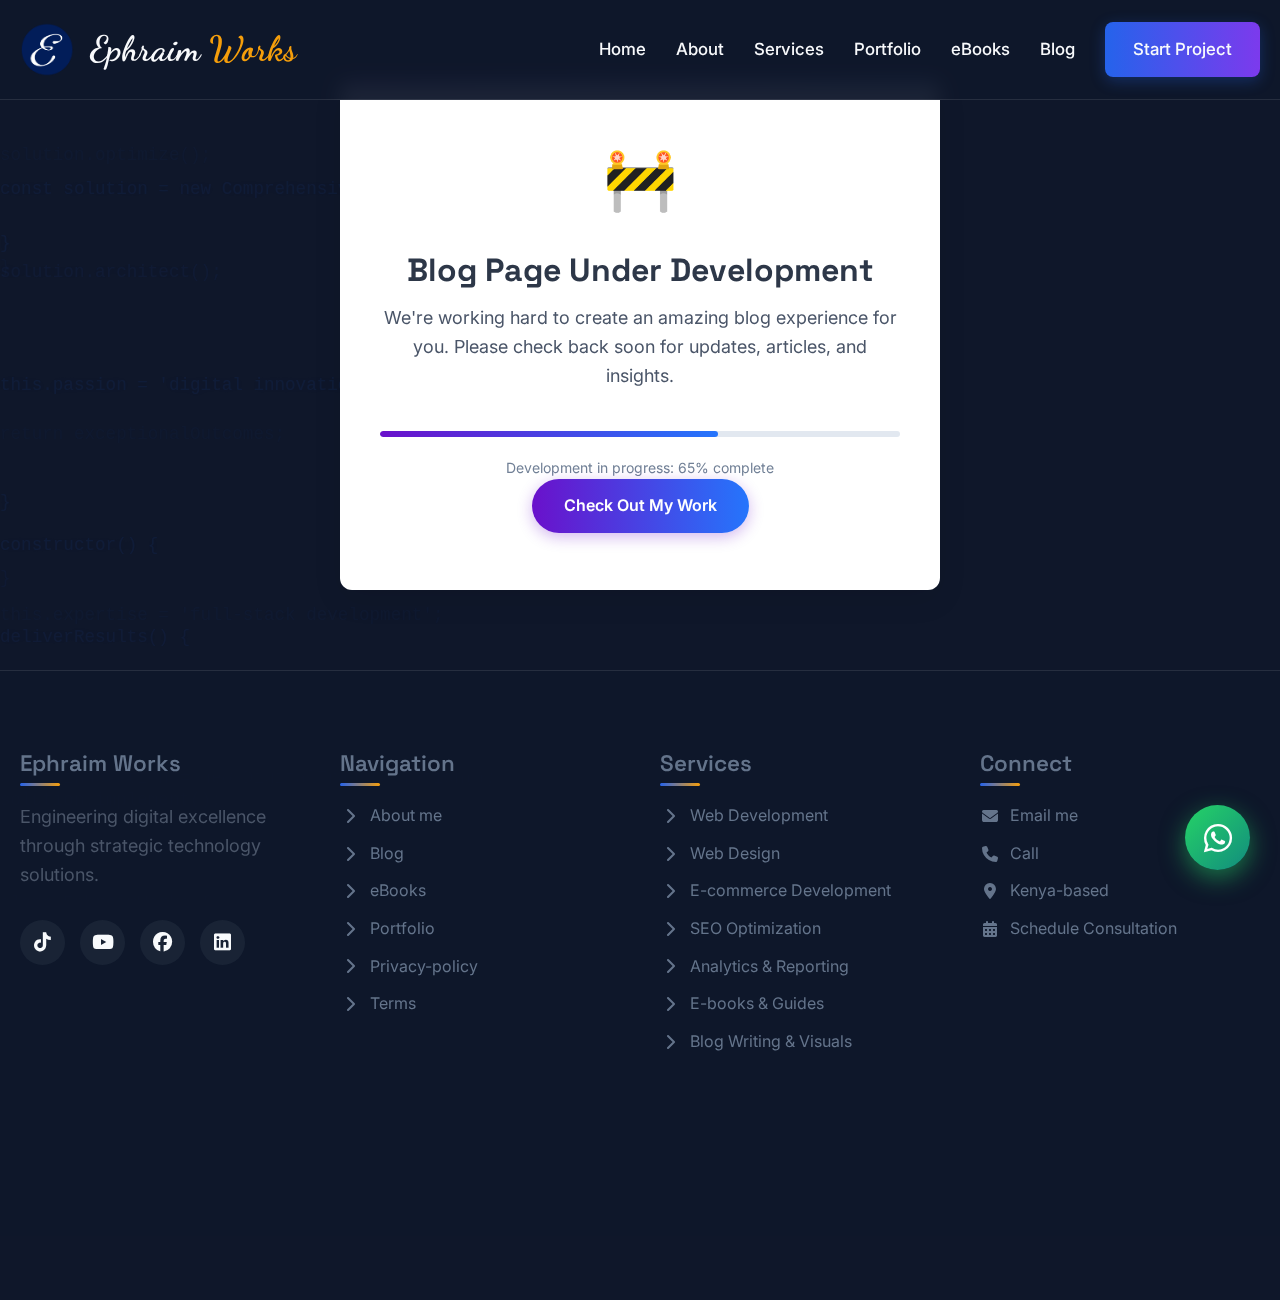
<file: blog/index.html>
<!DOCTYPE html>
<html lang="en">
<head>
    <meta charset="UTF-8">
<meta name="viewport" content="width=device-width, initial-scale=1.0, maximum-scale=1.0, user-scalable=no">
    <title>Ephraim Works | Full Stack Developer</title>
    <link rel="stylesheet" href="https://cdnjs.cloudflare.com/ajax/libs/font-awesome/6.4.0/css/all.min.css">
    <link href="https://fonts.googleapis.com/css2?family=Inter:wght@300;400;500;600;700&family=Space+Grotesk:wght@400;500;600;700&family=Dancing+Script:wght@700&display=swap" rel="stylesheet">
    <!-- AOS CSS -->
    <link href="https://unpkg.com/aos@2.3.1/dist/aos.css" rel="stylesheet">
    <link rel="stylesheet" href="/css/index.css">
    <link rel="stylesheet" href="/css/about.css">
    <link rel="icon" type="image/png" href="/images/favicon.png">
    <meta name="description" content="Ephraim Works - Full Stack Developer specializing in building scalable web and mobile applications. Explore my portfolio, expertise, and insights on modern development practices.">
    <meta name="keywords" content="Full Stack Developer, Web Development, Mobile Applications, React, Node.js, JavaScript, System Architecture, UI/UX Design, Technical Consulting, Portfolio, Blog">
    <meta name="author" content="Ephraim Works">    
    <style>
                .development-section {
            background-color: white;
            border-radius: 12px;
            box-shadow: 0 10px 30px rgba(0, 0, 0, 0.08);
            padding: 50px 40px;
            text-align: center;
            max-width: 600px;
            margin: 80px auto;
            width: 100%;
            position: relative;
            overflow: hidden;
        }
        
        .development-section::before {
            content: '';
            position: absolute;
            top: 0;
            left: 0;
            right: 0;
            height: 5px;
            background: linear-gradient(90deg, #6a11cb 0%, #2575fc 100%);
        }
        
        .icon-container {
            margin-bottom: 25px;
        }
        
        .icon {
            font-size: 60px;
            color: #6a11cb;
            margin-bottom: 10px;
        }
        
        h1 {
            font-size: 32px;
            margin-bottom: 15px;
            color: #2d3748;
            font-weight: 700;
        }
        
        p {
            font-size: 18px;
            line-height: 1.6;
            color: #4a5568;
            margin-bottom: 30px;
        }
        
        .portfolio-btn {
            display: inline-block;
            background: linear-gradient(90deg, #6a11cb 0%, #2575fc 100%);
            color: white;
            text-decoration: none;
            padding: 14px 32px;
            border-radius: 50px;
            font-weight: 600;
            font-size: 16px;
            transition: all 0.3s ease;
            box-shadow: 0 4px 15px rgba(106, 17, 203, 0.3);
            position: relative;
            overflow: hidden;
        }
        
        .portfolio-btn:hover {
            transform: translateY(-3px);
            box-shadow: 0 6px 20px rgba(106, 17, 203, 0.4);
        }
        
        .portfolio-btn:active {
            transform: translateY(0);
        }
        
        .progress-container {
            width: 100%;
            height: 6px;
            background-color: #e2e8f0;
            border-radius: 3px;
            margin: 40px 0 20px;
            overflow: hidden;
        }
        
        .progress-bar {
            height: 100%;
            width: 65%;
            background: linear-gradient(90deg, #6a11cb 0%, #2575fc 100%);
            border-radius: 3px;
            animation: progress-animation 2s ease-in-out infinite alternate;
        }
        
        @keyframes progress-animation {
            0% {
                width: 65%;
            }
            100% {
                width: 75%;
            }
        }
        
        .status-text {
            font-size: 14px;
            color: #718096;
            margin-top: 10px;
        }
        
        @media (max-width: 480px) {
            .development-section {
                padding: 40px 25px;
            }
            
            h1 {
                font-size: 26px;
            }
            
            p {
                font-size: 16px;
            }
        }
    </style>
</head>
<body>
    <!-- Background Animation -->
    <div class="bg-animation" id="bgAnimation"></div>

    <!-- Header -->
    <header id="header">
        <div class="container header-container">
            <a href="/" class="logo">
                <div class="logo-img">
                    <img src="/images/favicon.png" alt="Ephraim Works Logo">
                </div>
                <div class="logo-text">Ephraim <span>Works</span></div>
            </a>
            <button class="hamburger" id="hamburger">
                <i class="fas fa-bars"></i>
            </button>
            <ul class="nav-menu" id="navMenu">
                <li><a href="/">Home</a></li>
                <li><a href="/about/" class="active">About</a></li>
                <li><a href="/services/">Services</a></li>
                <li><a href="/portfolio/">Portfolio</a></li>
                <li><a href="/eBooks/">eBooks</a></li>
                <li><a href="/blog/">Blog</a></li>
                <li><a href="/book-online/" class="cta-button">Start Project</a></li>
            </ul>
        </div>
    </header>

     <section class="development-section">
        <div class="icon-container">
            <div class="icon">🚧</div>
        </div>
        <h1>Blog Page Under Development</h1>
        <p>We're working hard to create an amazing blog experience for you. Please check back soon for updates, articles, and insights.</p>
        
        <div class="progress-container">
            <div class="progress-bar"></div>
        </div>
        <div class="status-text">Development in progress: 65% complete</div>
        
        <a href="/portfolio/" class="portfolio-btn">Check Out My Work</a>
    </section>

    <!-- Footer -->
    <footer>
        <div class="container">
            <div class="footer-container">
                <div class="footer-col" data-aos="fade-up" data-aos-duration="800">
                    <h3>Ephraim Works</h3>
                    <p>Engineering digital excellence through strategic technology solutions.</p>
                     <div class="social-links">
                       <a href="https://www.tiktok.com/@ephraim_creations?is_from_webapp=1&sender_device=pc"><i class="fab fa-tiktok"></i></a>
                       <a href="https://www.youtube.com/@EphraimCreationsKE"><i class="fab fa-youtube"></i></a>
                       <a href="https://www.facebook.com/ephraimmutwiri2025"><i class="fab fa-facebook"></i></a>
                       <a href="https://www.linkedin.com/in/ephraim-mutwiri-052a58310"><i class="fab fa-linkedin"></i></a>
                     </div>
                </div>
                <div class="footer-col" data-aos="fade-up" data-aos-duration="800" data-aos-delay="100">
                    <h3>Navigation</h3>
                    <ul>
                        <li><a href="/about/"><i class="fas fa-chevron-right"></i> About me</a></li>
                        <li><a href="/blog/"><i class="fas fa-chevron-right"></i> Blog</a></li>
                        <li><a href="/eBooks/"><i class="fas fa-chevron-right"></i> eBooks</a></li>
                        <li><a href="/portfolio/"><i class="fas fa-chevron-right"></i>Portfolio</a></li>
                        <li><a href="/privacy-policy/"><i class="fas fa-chevron-right"></i>Privacy-policy</a></li>
                        <li><a href="/terms-of-services/"><i class="fas fa-chevron-right"></i>Terms</a></li>
                    </ul>
                </div>
                <div class="footer-col" data-aos="fade-up" data-aos-duration="800" data-aos-delay="200">
                    <h3>Services</h3>
                    <ul>
                        <li><a href="/services/"><i class="fas fa-chevron-right"></i> Web Development</a></li>
                        <li><a href="/services/"><i class="fas fa-chevron-right"></i> Web Design</a></li>
                        <li><a href="/services/"><i class="fas fa-chevron-right"></i> E-commerce Development</a></li>
                        <li><a href="/services/"><i class="fas fa-chevron-right"></i> SEO Optimization</a></li>
                        <li><a href="/services/"><i class="fas fa-chevron-right"></i> Analytics & Reporting</a></li>
                        <li><a href="/eBooks/"><i class="fas fa-chevron-right"></i> E-books & Guides</a></li>
                        <li><a href="/services/"><i class="fas fa-chevron-right"></i> Blog Writing & Visuals</a></li>
                    </ul>
                </div>
                <div class="footer-col" data-aos="fade-up" data-aos-duration="800" data-aos-delay="300">
                    <h3>Connect</h3>
                    <ul>
                        <li><a href="mailto:ephraimmutwiri01@gmail.com"><i class="fas fa-envelope"></i> Email me</a></li>
                        <li><a href="tel:+254112268873"><i class="fas fa-phone"></i> Call </a></li>
                        <li><a><i class="fas fa-map-marker-alt"></i> Kenya-based</a></li>
                        <li><a href="/book-online/"><i class="fas fa-calendar-alt"></i> Schedule Consultation</a></li>
                    </ul>
                </div>
            </div>
            <div class="copyright" data-aos="fade-up" data-aos-duration="800">
                <p>&copy; 2025 Ephraim Works. All rights reserved. | Crafted with precision and passion</p>
            </div>
        </div>
    </footer>

    <!-- WhatsApp Button -->
<a href="https://wa.me/254112268873" class="whatsapp-button" target="_blank">
    <i class="fab fa-whatsapp"></i>
</a>

    <!-- Back to Top Button -->
<button id="backToTop" title="Back to Top">
  <i class="fas fa-arrow-up"></i>
</button>


    <!-- AOS JS -->
    <script src="https://unpkg.com/aos@2.3.1/dist/aos.js"></script>
    <script src="/js/index.js" defer></script>
    <script src="/js/about.js" defer></script>

</body>
</html>
</file>
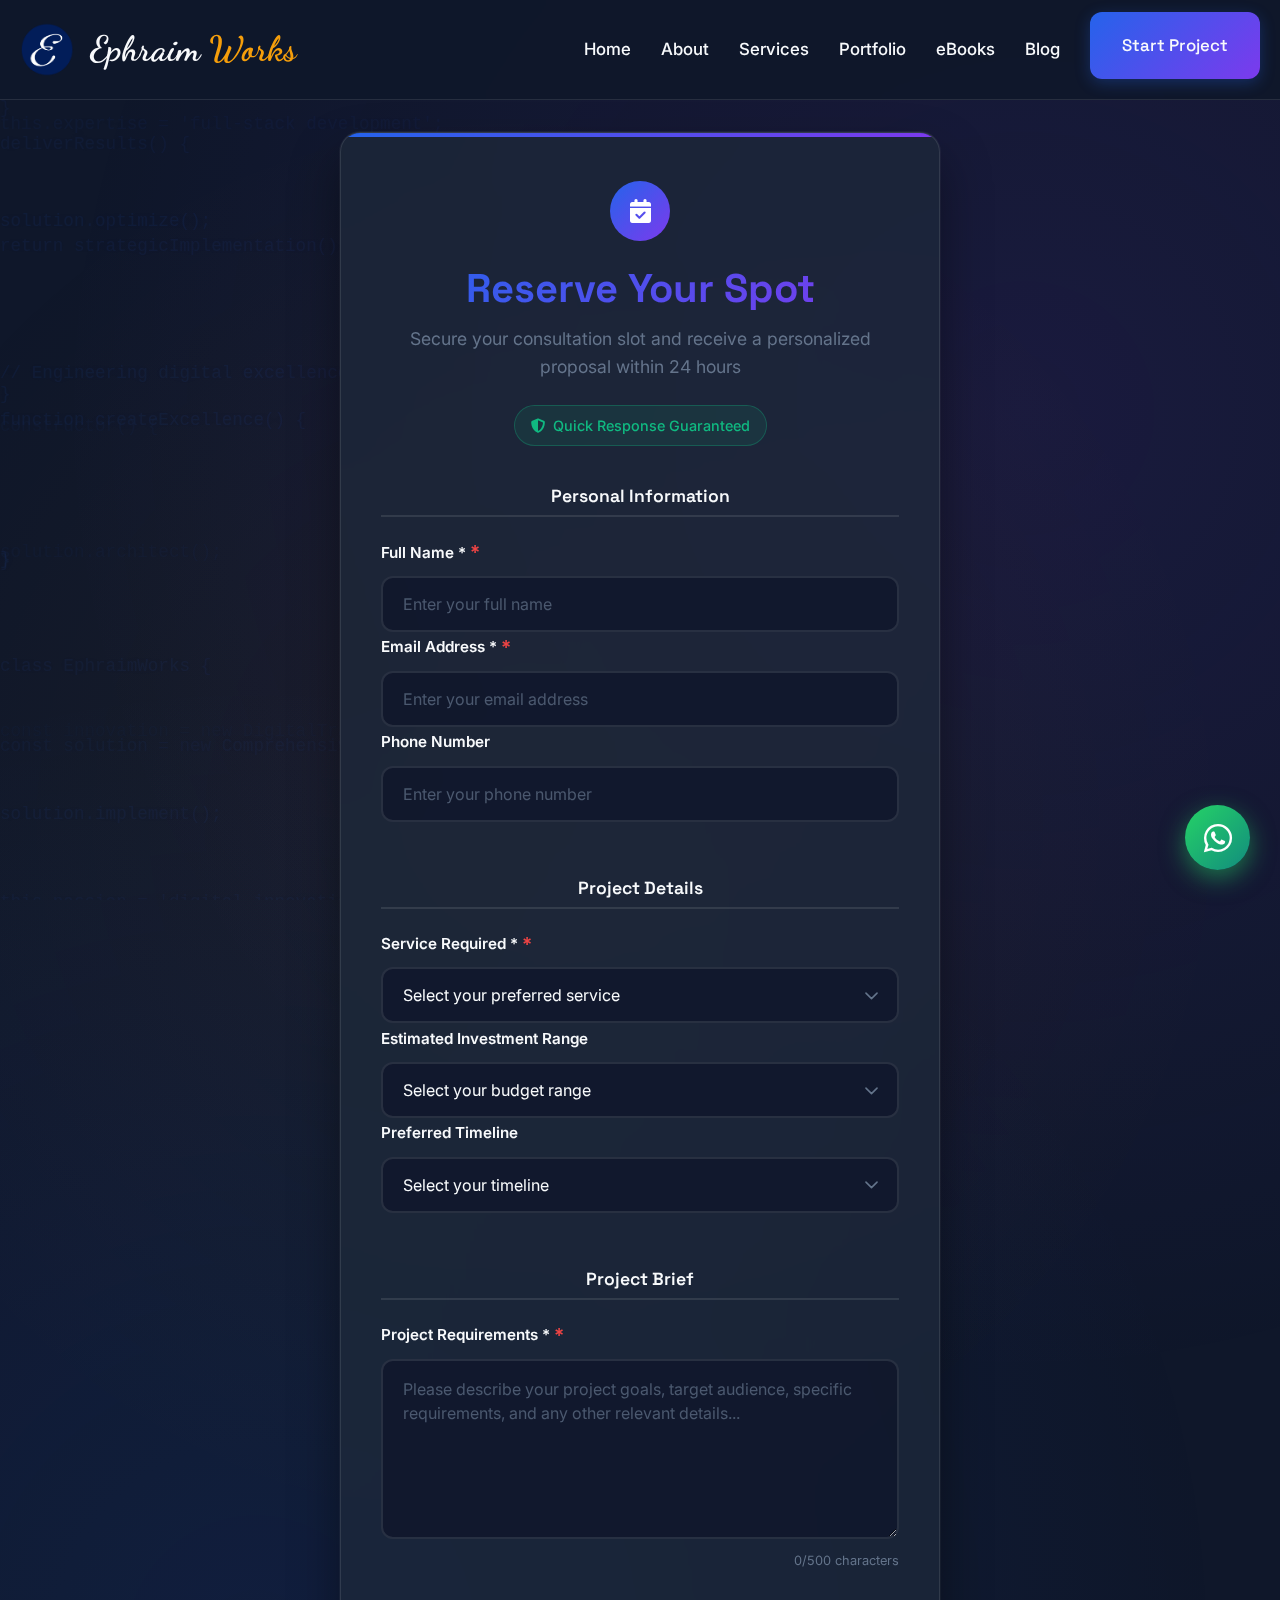
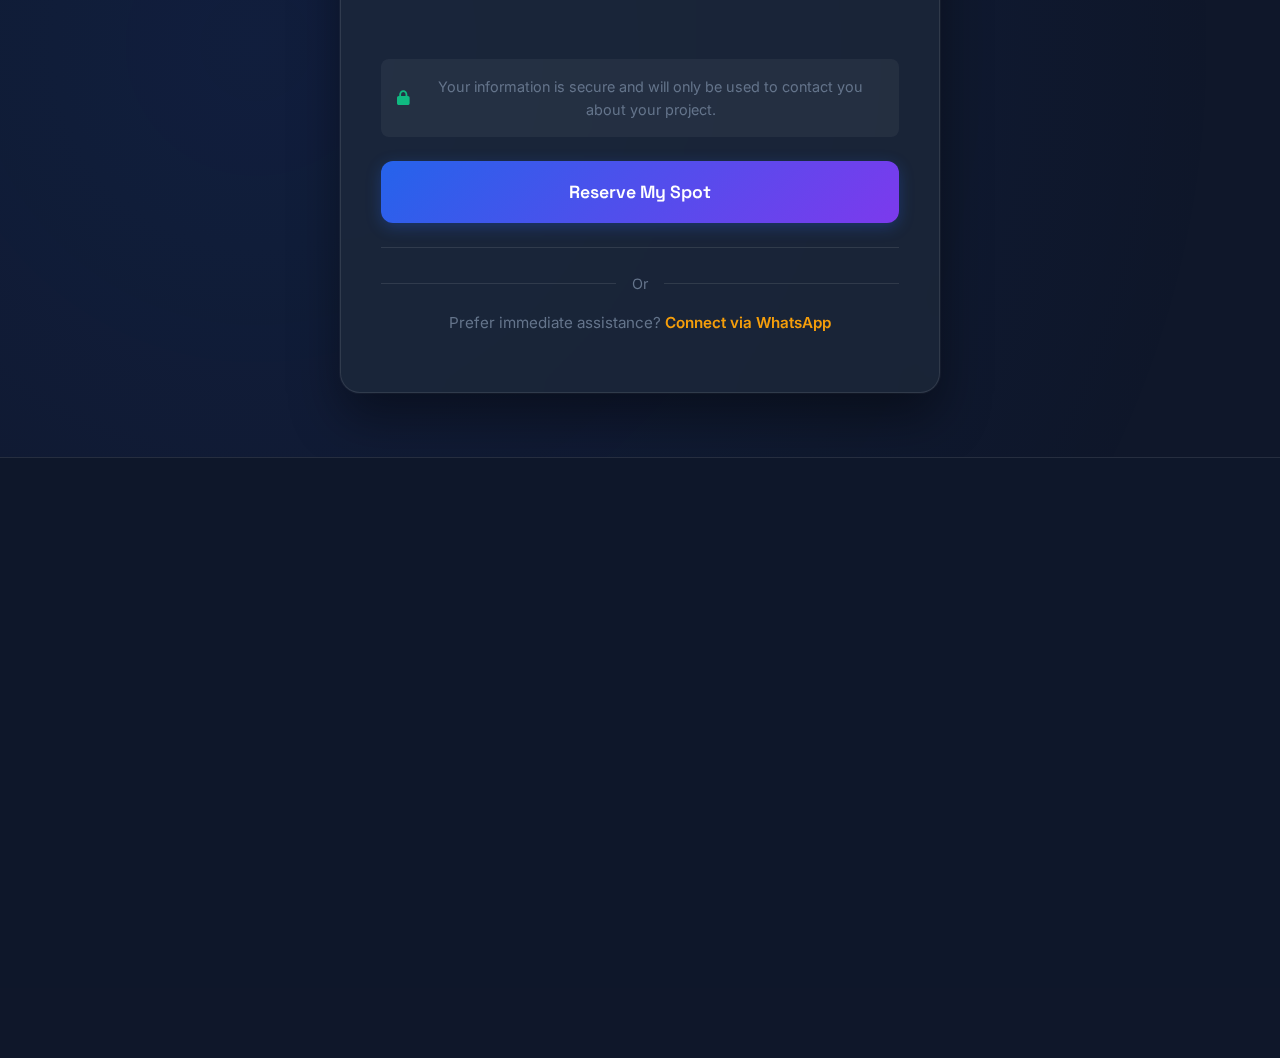
<file: book-online/index.html>
<!DOCTYPE html>
<html lang="en">
<head>
    <meta charset="UTF-8">
    <meta name="viewport" content="width=device-width, initial-scale=1.0, maximum-scale=1.0, user-scalable=no">
    <title>Reserve Your Spot | Ephraim Works</title>
    <link rel="stylesheet" href="https://cdnjs.cloudflare.com/ajax/libs/font-awesome/6.4.0/css/all.min.css">
    <link href="https://fonts.googleapis.com/css2?family=Inter:wght@300;400;500;600;700&family=Space+Grotesk:wght@400;500;600;700&family=Dancing+Script:wght@700&display=swap" rel="stylesheet">
    <!-- AOS CSS -->
    <link href="https://unpkg.com/aos@2.3.1/dist/aos.css" rel="stylesheet">
    <link rel="stylesheet" href="/css/index.css">
    <link rel="stylesheet" href="/css/booking.css">
    <link rel="icon" type="image/png" href="/images/favicon.png">
    <meta name="description" content="Reserve your spot with Ephraim Works - Professional digital solutions including web design, branding, SEO, and digital marketing services.">
    <meta name="keywords" content="Web Design, Branding, Digital Marketing, SEO, Graphic Design, Web Development, Kenya Web Developer">
    <meta name="author" content="Ephraim Works">    
</head>
<body>
    <!-- Background Animation -->
    <div class="bg-animation" id="bgAnimation"></div>

    <!-- Header -->
    <header id="header">
        <div class="container header-container">
            <a href="/" class="logo">
                <div class="logo-img">
                    <img src="/images/favicon.png" alt="Ephraim Works Logo">
                </div>
                <div class="logo-text">Ephraim <span>Works</span></div>
            </a>
            <button class="hamburger" id="hamburger">
                <i class="fas fa-bars"></i>
            </button>
            <ul class="nav-menu" id="navMenu">
                <li><a href="/">Home</a></li>
                <li><a href="/about/">About</a></li>
                <li><a href="/services/">Services</a></li>
                <li><a href="/portfolio/">Portfolio</a></li>
                <li><a href="/eBooks/">eBooks</a></li>
                <li><a href="/blog/">Blog</a></li>
                <li><a href="/book-online/" class="cta-button">Start Project</a></li>
            </ul>
        </div>
    </header>

    <main class="reservation-page">
        <div class="reservation-container">
            <div class="form-wrapper" data-aos="zoom-in" data-aos-duration="500">
                <div class="form-header">
                    <div class="header-icon">
                        <i class="fas fa-calendar-check"></i>
                    </div>
                    <h1>Reserve Your Spot</h1>
                    <p class="subtitle">Secure your consultation slot and receive a personalized proposal within 24 hours</p>
                    <div class="guarantee-badge">
                        <i class="fas fa-shield-alt"></i>
                        <span>Quick Response Guaranteed</span>
                    </div>
                </div>
                
                <form id="projectForm" class="project-form">
                    <div class="form-section">
                        <h3 class="section-title">Personal Information</h3>
                        <div class="form-group">
                            <label for="name">Full Name *</label>
                            <input type="text" id="name" class="form-control" placeholder="Enter your full name" required>
                        </div>
                        
                        <div class="form-group">
                            <label for="email">Email Address *</label>
                            <input type="email" id="email" class="form-control" placeholder="Enter your email address" required>
                        </div>
                        
                        <div class="form-group">
                            <label for="phone">Phone Number</label>
                            <input type="tel" id="phone" class="form-control" placeholder="Enter your phone number">
                        </div>
                    </div>

                    <div class="form-section">
                        <h3 class="section-title">Project Details</h3>
                        <div class="form-group">
                            <label for="service">Service Required *</label>
                            <select id="service" class="form-control" required>
                                <option value="">Select your preferred service</option>
                                <option value="social-media-graphics">Social Media Graphics</option>
                                <option value="logo-identity">Logo & Identity Design</option>
                                <option value="seo-optimization">SEO Optimization</option>
                                <option value="web-design">Responsive Web Design</option>
                                <option value="ecommerce">E-commerce Solutions</option>
                                <option value="landing-pages">Landing Pages & Portfolios</option>
                                <option value="website-maintenance">Website Maintenance</option>
                                <option value="other">Custom Project</option>
                            </select>
                        </div>
                        
                        <div class="form-group">
                            <label for="budget">Estimated Investment Range</label>
                            <select id="budget" class="form-control">
                                <option value="">Select your budget range</option>
                                <option value="under-20k">Under KES 20,000</option>
                                <option value="20k-30k">KES 20,000 - 30,000</option>
                                <option value="30k-50k">KES 30,000 - 50,000</option>
                                <option value="50k-plus">KES 50,000+</option>
                                <option value="not-sure">To be discussed</option>
                            </select>
                        </div>
                        
                        <div class="form-group">
                            <label for="timeline">Preferred Timeline</label>
                            <select id="timeline" class="form-control">
                                <option value="">Select your timeline</option>
                                <option value="asap">Immediate Start</option>
                                <option value="1-month">Within 1 month</option>
                                <option value="3-months">1-3 months</option>
                                <option value="6-months">3-6 months</option>
                                <option value="flexible">Flexible</option>
                            </select>
                        </div>
                    </div>
                    
                    <div class="form-section">
                        <h3 class="section-title">Project Brief</h3>
                        <div class="form-group">
                            <label for="message">Project Requirements *</label>
                            <textarea id="message" class="form-control" rows="6" placeholder="Please describe your project goals, target audience, specific requirements, and any other relevant details..." required></textarea>
                            <div class="character-count">0/500 characters</div>
                        </div>
                    </div>
                    
                    <div class="form-actions">
                        <div class="privacy-note">
                            <i class="fas fa-lock"></i>
                            <span>Your information is secure and will only be used to contact you about your project.</span>
                        </div>
                        
                        <button type="submit" class="cta-button submit-btn">
                            <span class="btn-text">Reserve My Spot</span>
                            <span class="btn-loading" style="display: none;">
                                <i class="fas fa-spinner fa-spin"></i>
                                Securing your spot...
                            </span>
                        </button>
                        
                        <div class="alternative-contact">
                            <div class="divider">
                                <span>Or</span>
                            </div>
                            <p>Prefer immediate assistance? <a href="https://wa.me/254112268873" target="_blank">Connect via WhatsApp</a></p>
                        </div>
                    </div>
                </form>
            </div>
        </div>
    </main>

    <!-- Footer -->
    <footer>
        <div class="container">
            <div class="footer-container">
                <div class="footer-col" data-aos="fade-up" data-aos-duration="800">
                    <h3>Ephraim Works</h3>
                    <p>Engineering digital excellence through strategic technology solutions.</p>
                     <div class="social-links">
                       <a href="https://www.tiktok.com/@ephraim_creations?is_from_webapp=1&sender_device=pc"><i class="fab fa-tiktok"></i></a>
                       <a href="https://www.youtube.com/@EphraimCreationsKE"><i class="fab fa-youtube"></i></a>
                       <a href="https://www.facebook.com/ephraimmutwiri2025"><i class="fab fa-facebook"></i></a>
                       <a href="https://www.linkedin.com/in/ephraim-mutwiri-052a58310"><i class="fab fa-linkedin"></i></a>
                     </div>
                </div>
                <div class="footer-col" data-aos="fade-up" data-aos-duration="800" data-aos-delay="100">
                    <h3>Navigation</h3>
                    <ul>
                        <li><a href="/about/"><i class="fas fa-chevron-right"></i> About me</a></li>
                        <li><a href="/blog/"><i class="fas fa-chevron-right"></i> Blog</a></li>
                        <li><a href="/eBooks/"><i class="fas fa-chevron-right"></i> eBooks</a></li>
                        <li><a href="/portfolio/"><i class="fas fa-chevron-right"></i>Portfolio</a></li>
                        <li><a href="/privacy-policy/"><i class="fas fa-chevron-right"></i>Privacy-policy</a></li>
                        <li><a href="/terms-of-services/"><i class="fas fa-chevron-right"></i>Terms</a></li>
                    </ul>
                </div>
                <div class="footer-col" data-aos="fade-up" data-aos-duration="800" data-aos-delay="200">
                    <h3>Services</h3>
                    <ul>
                        <li><a href="/services/"><i class="fas fa-chevron-right"></i> Web Development</a></li>
                        <li><a href="/services/"><i class="fas fa-chevron-right"></i> Web Design</a></li>
                        <li><a href="/services/"><i class="fas fa-chevron-right"></i> E-commerce Development</a></li>
                        <li><a href="/services/"><i class="fas fa-chevron-right"></i> SEO Optimization</a></li>
                        <li><a href="/services/"><i class="fas fa-chevron-right"></i> Analytics & Reporting</a></li>
                        <li><a href="/eBooks/"><i class="fas fa-chevron-right"></i> E-books & Guides</a></li>
                        <li><a href="/services/"><i class="fas fa-chevron-right"></i> Blog Writing & Visuals</a></li>
                    </ul>
                </div>
                <div class="footer-col" data-aos="fade-up" data-aos-duration="800" data-aos-delay="300">
                    <h3>Connect</h3>
                    <ul>
                        <li><a href="mailto:ephraimmutwiri01@gmail.com"><i class="fas fa-envelope"></i> Email me</a></li>
                        <li><a href="tel:+254112268873"><i class="fas fa-phone"></i> Call </a></li>
                        <li><a><i class="fas fa-map-marker-alt"></i> Kenya-based</a></li>
                        <li><a href="/book-online/"><i class="fas fa-calendar-alt"></i> Schedule Consultation</a></li>
                    </ul>
                </div>
            </div>
            <div class="copyright" data-aos="fade-up" data-aos-duration="800">
                <p>&copy; 2025 Ephraim Works. All rights reserved. | Crafted with precision and passion</p>
            </div>
        </div>
    </footer>

    <!-- WhatsApp Button -->
    <a href="https://wa.me/254112268873" class="whatsapp-button" target="_blank">
        <i class="fab fa-whatsapp"></i>
    </a>

    <!-- Back to Top Button -->
    <button id="backToTop" title="Back to Top">
        <i class="fas fa-arrow-up"></i>
    </button>

    <script src="/js/booking.js"></script>
    <script src="https://unpkg.com/aos@2.3.1/dist/aos.js"></script>
    <script src="/js/index.js" defer></script>
</body>
</html>
</file>
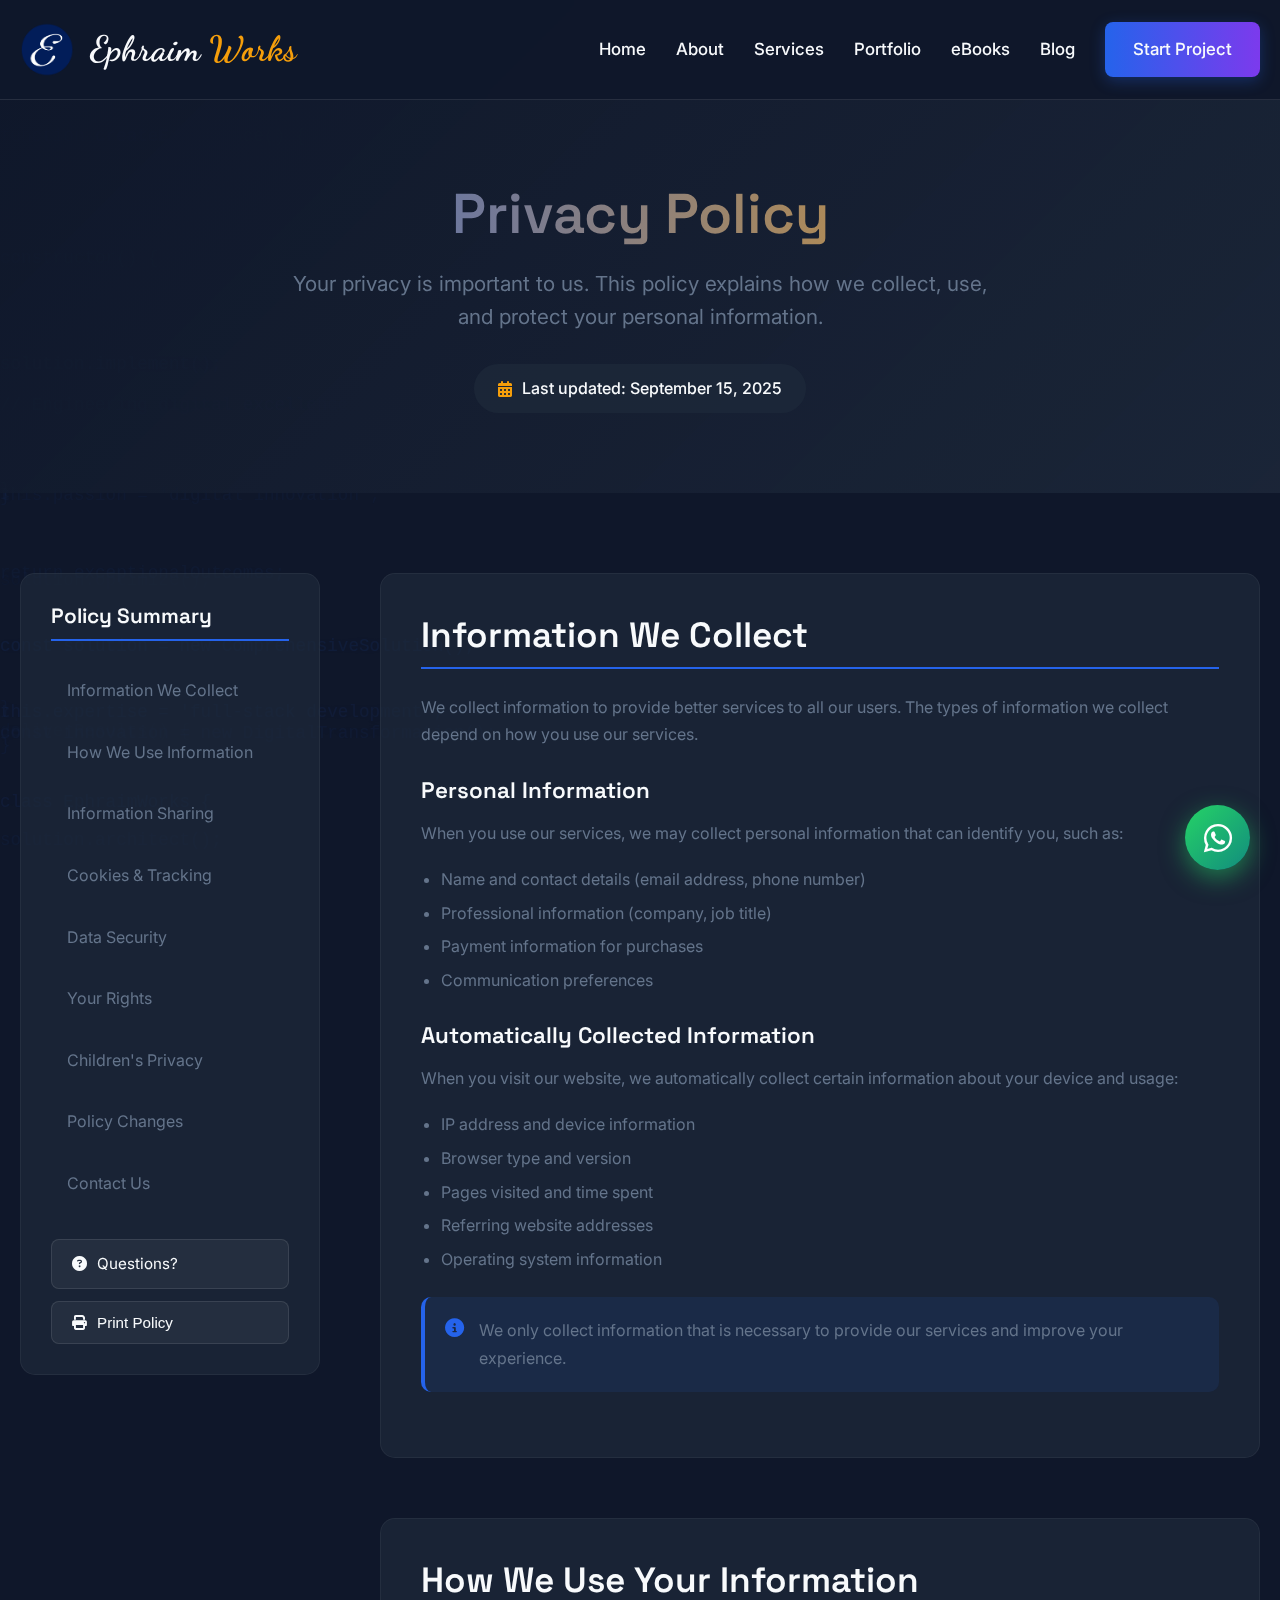
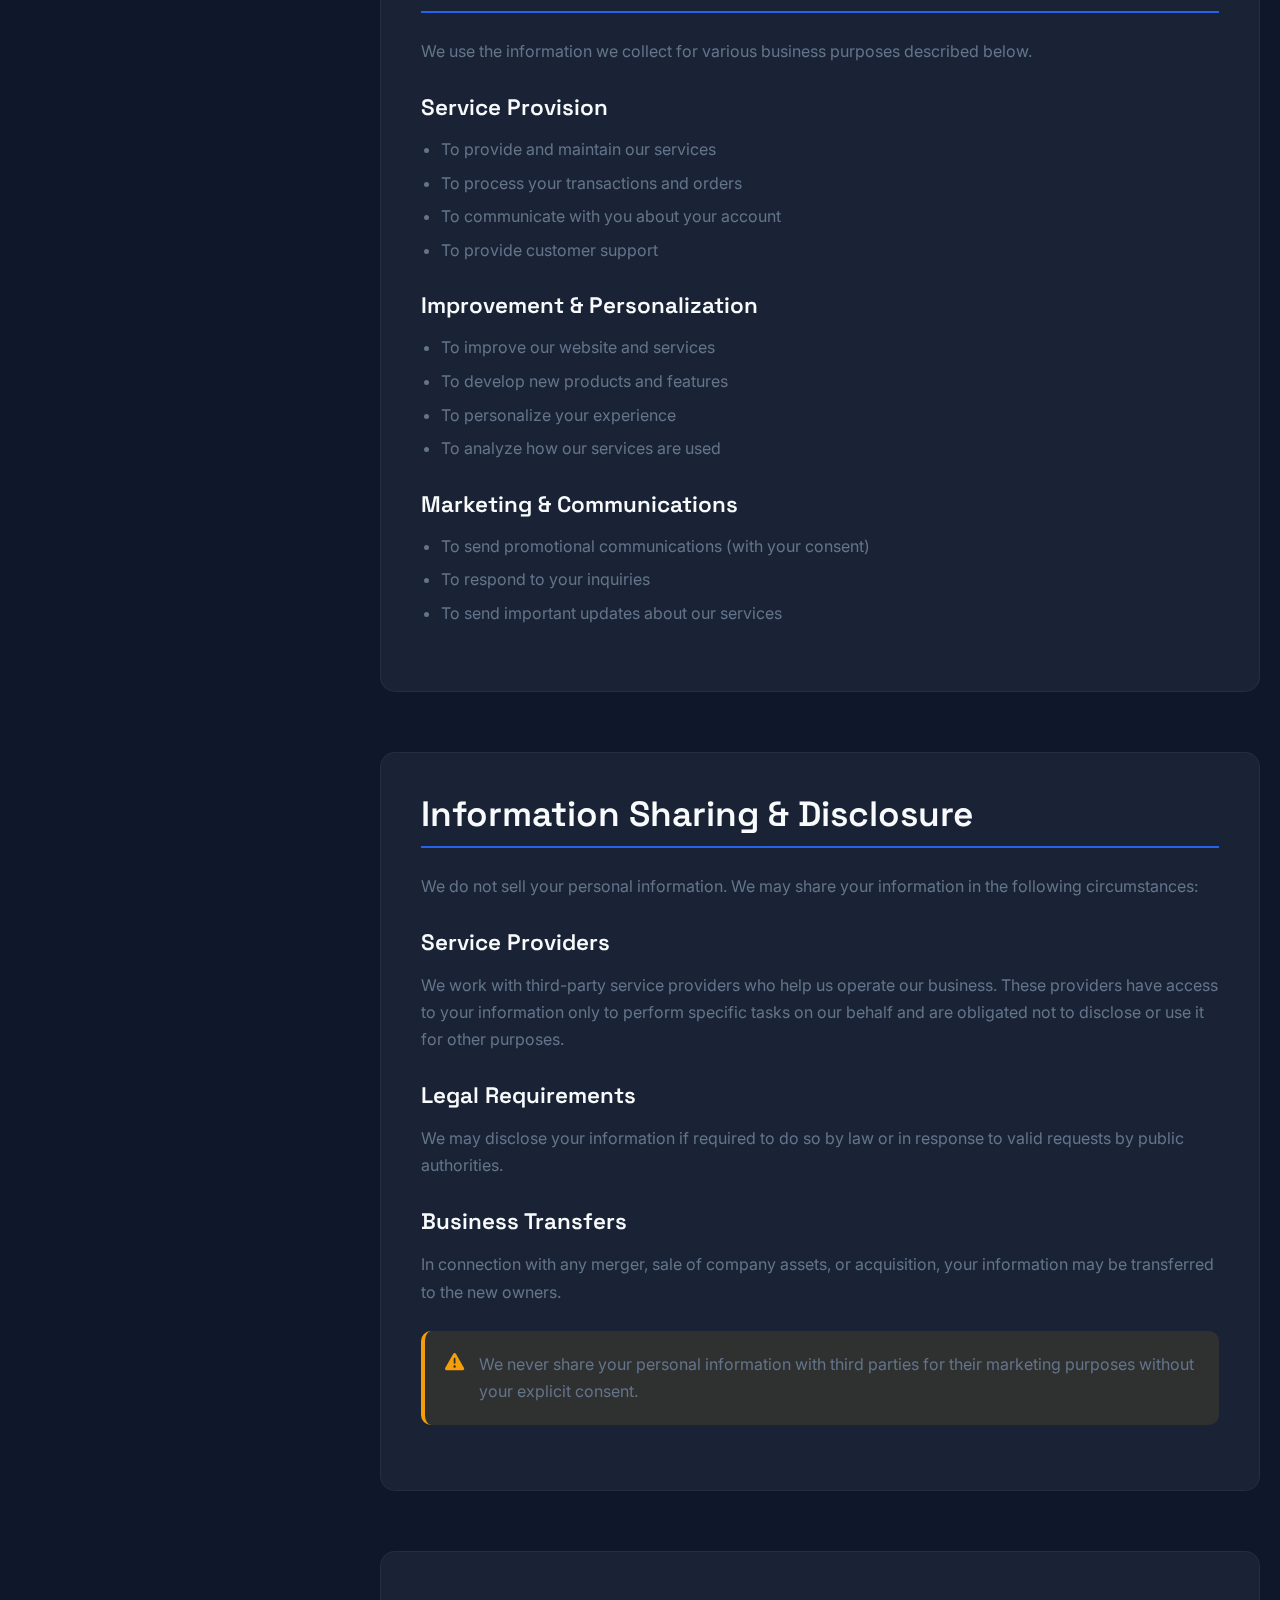
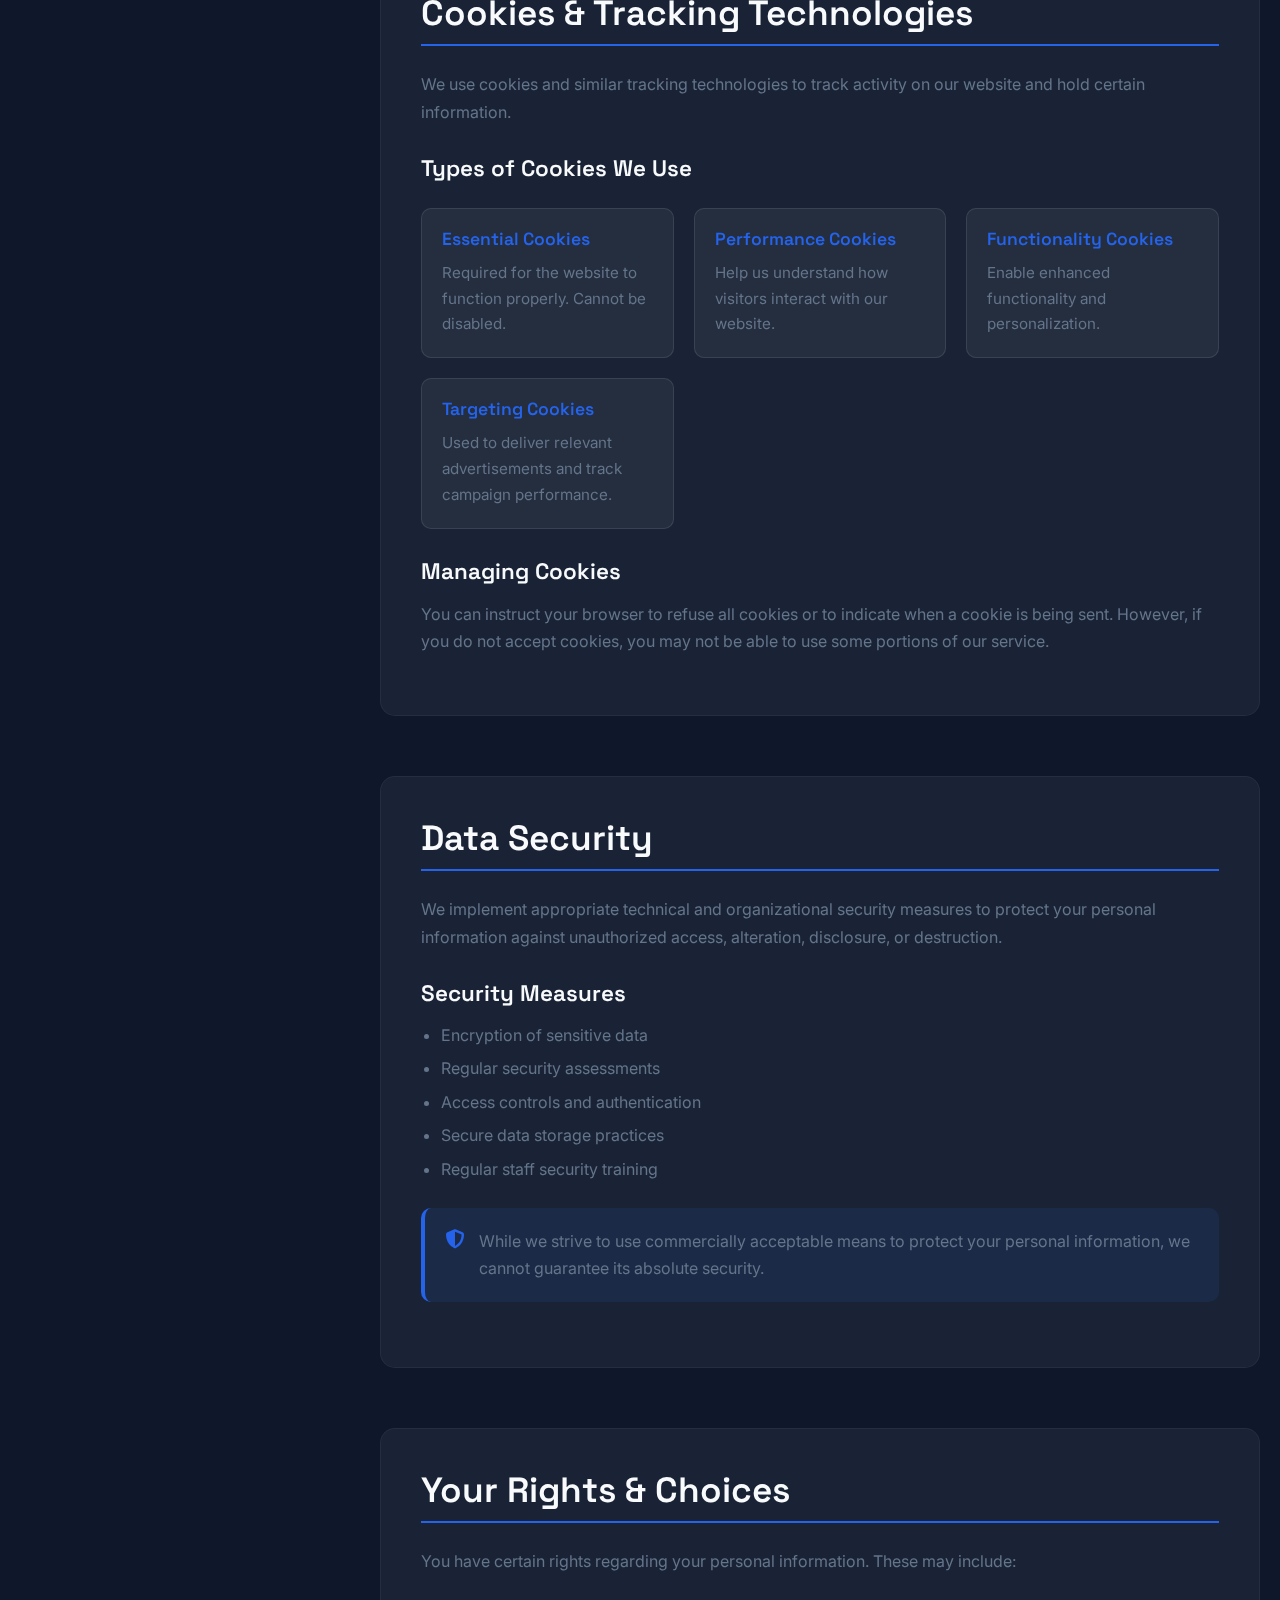
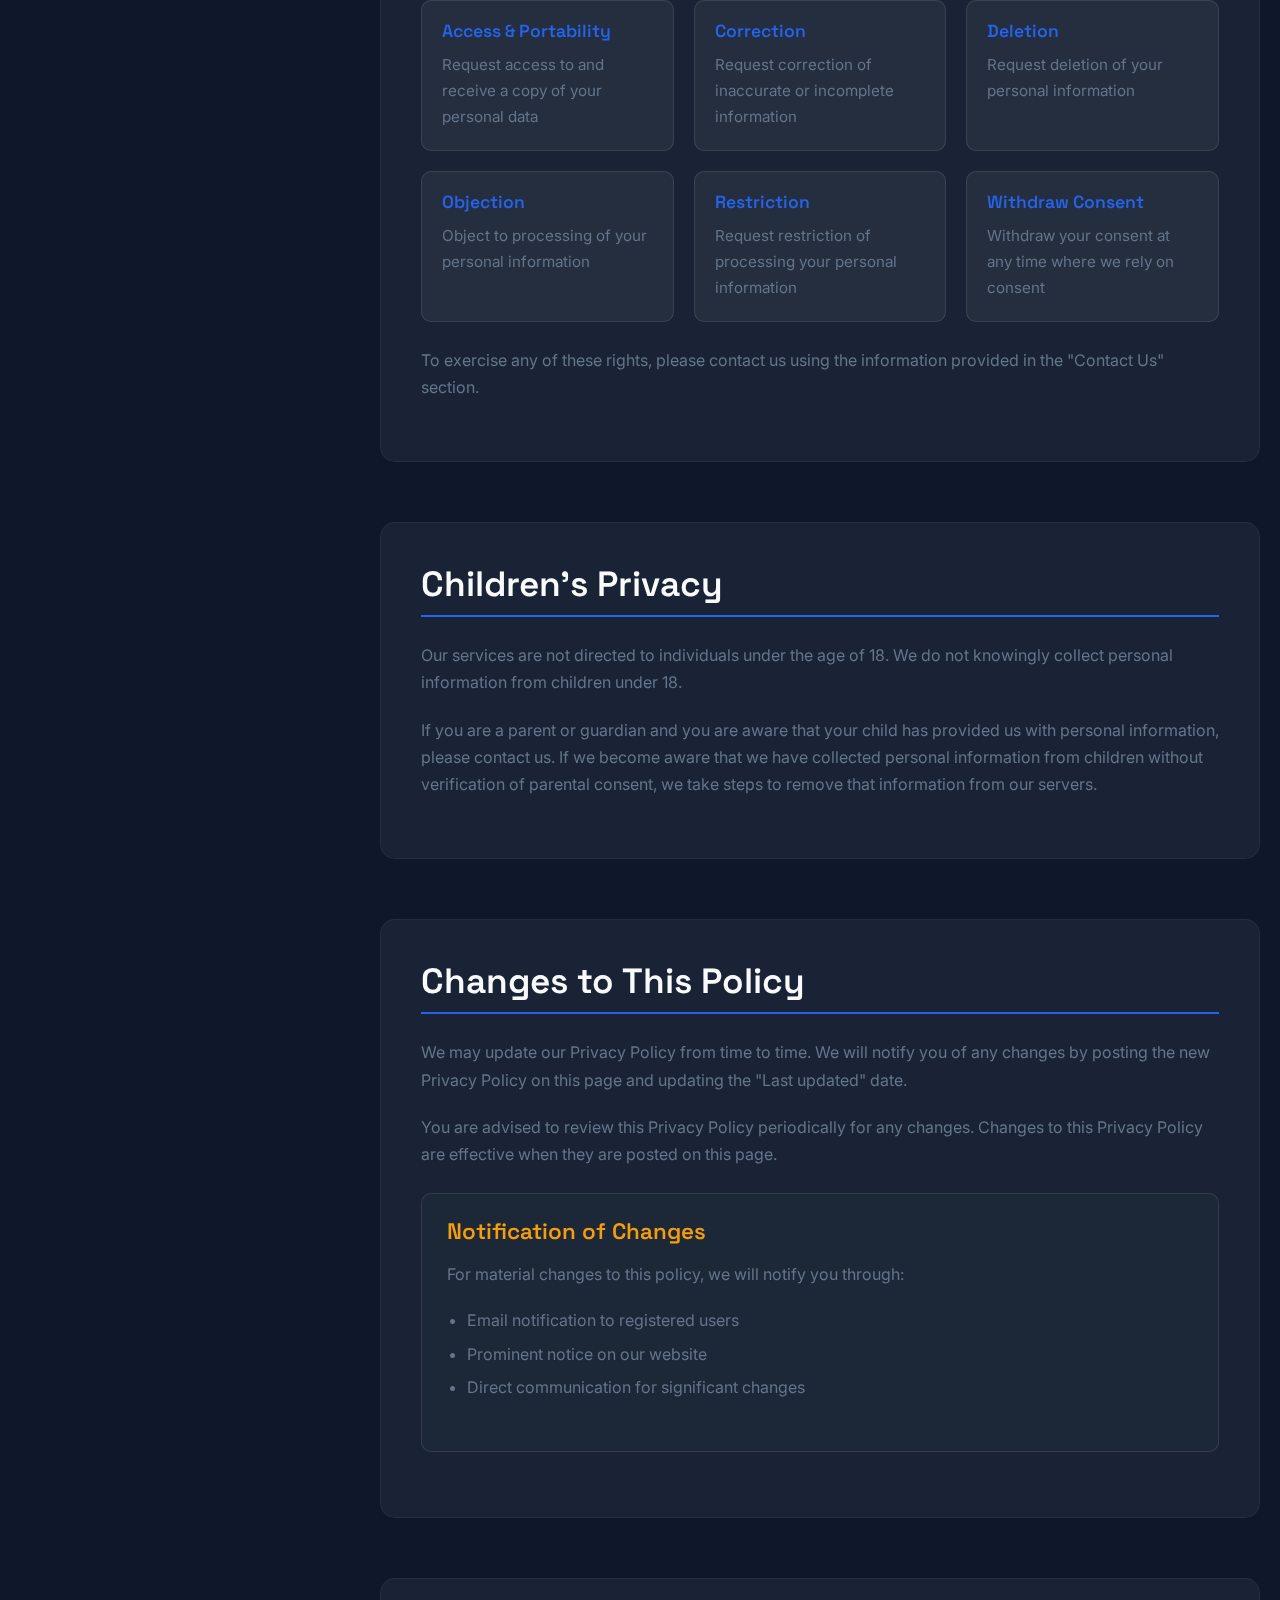
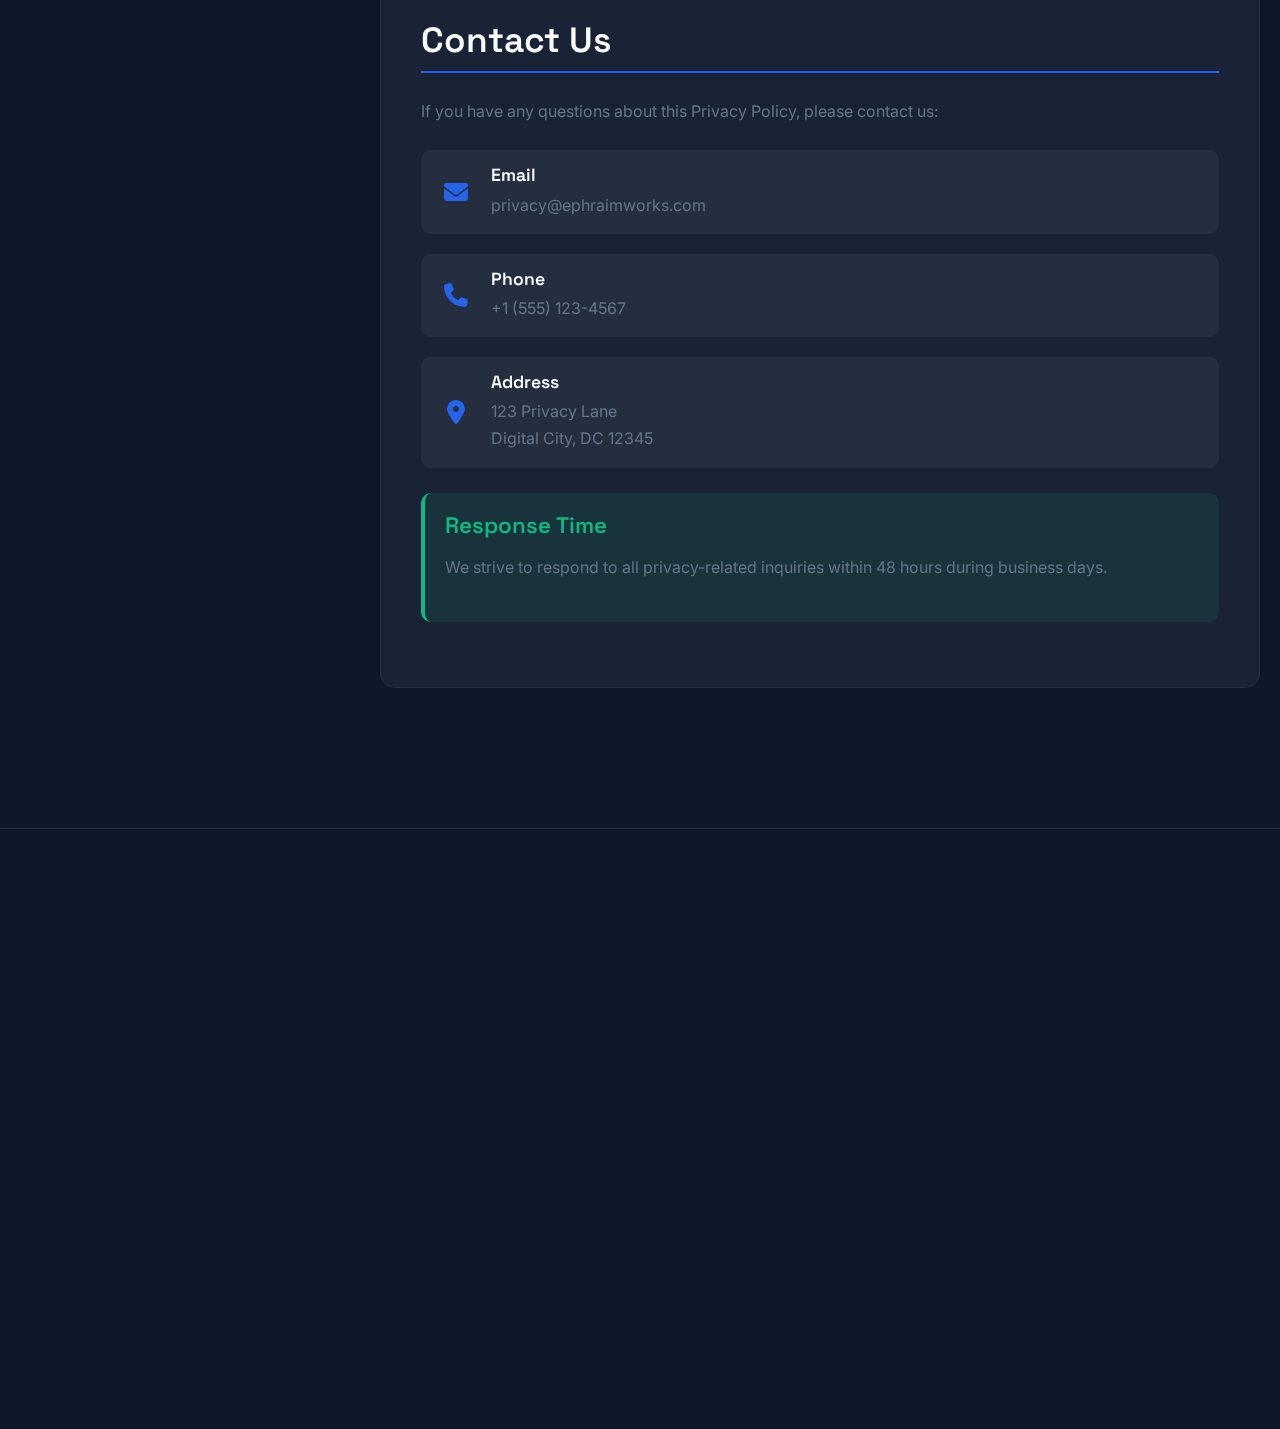
<file: privacy-policy/index.html>
<!DOCTYPE html>
<html lang="en">
<head>
    <meta charset="UTF-8">
    <meta name="viewport" content="width=device-width, initial-scale=1.0">
    <title>Privacy Policy | Ephraim Works</title>
    <link rel="stylesheet" href="https://cdnjs.cloudflare.com/ajax/libs/font-awesome/6.4.0/css/all.min.css">
    <link href="https://fonts.googleapis.com/css2?family=Inter:wght@300;400;500;600;700&family=Space+Grotesk:wght@400;500;600;700&family=Dancing+Script:wght@700&display=swap" rel="stylesheet">
    <link rel="stylesheet" href="/css/index.css">
    <link rel="stylesheet" href="/css/privacy.css">
    <!-- AOS CSS -->
    <link href="https://unpkg.com/aos@2.3.1/dist/aos.css" rel="stylesheet">
    <link rel="icon" type="image/png" href="/images/favicon.png">
    <meta name="description" content="Ephraim Works - Full Stack Developer specializing in building scalable web and mobile applications. Explore my portfolio, expertise, and insights on modern development practices.">
    <meta name="keywords" content="Full Stack Developer, Web Development, Mobile Applications, React, Node.js, JavaScript, System Architecture, UI/UX Design, Technical Consulting, Portfolio, Blog">   
    <meta name="author" content="Ephraim Mutwiri">
</head>
<body>
    <!-- Background Animation -->
    <div class="bg-animation" id="bgAnimation"></div>

    <!-- Header -->
    <header id="header">
        <div class="container header-container">
            <a href="/" class="logo">
                <div class="logo-img">
                    <img src="/images/favicon.png" alt="Ephraim Works Logo">
                </div>
                <div class="logo-text">Ephraim <span>Works</span></div>
            </a>
            <button class="hamburger" id="hamburger">
                <i class="fas fa-bars"></i>
            </button>
            <ul class="nav-menu" id="navMenu">
                <li><a href="/">Home</a></li>
                <li><a href="/about/" class="active">About</a></li>
                <li><a href="/services/">Services</a></li>
                <li><a href="/portfolio/">Portfolio</a></li>
                <li><a href="/eBooks/">eBooks</a></li>
                <li><a href="/blog/">Blog</a></li>
                <li><a href="/book-online/" class="cta-button">Start Project</a></li>
            </ul>
        </div>
    </header>

    <!-- Privacy Policy Hero -->
    <section class="privacy-hero">
        <div class="container">
            <div class="privacy-hero-content">
                <h1 data-aos="fade-up" data-aos-duration="1000">Privacy Policy</h1>
                <p data-aos="fade-up" data-aos-duration="1000" data-aos-delay="200">Your privacy is important to us. This policy explains how we collect, use, and protect your personal information.</p>
                <div class="last-updated" data-aos="fade-up" data-aos-duration="1000" data-aos-delay="400">
                    <i class="fas fa-calendar-alt"></i>
                    Last updated: September 15, 2025
                </div>
            </div>
        </div>
    </section>

    <!-- Privacy Policy Content -->
    <section class="privacy-content">
        <div class="container">
            <div class="privacy-layout">
                <!-- Sidebar Navigation -->
                <aside class="privacy-sidebar" id="privacySidebar">
                    <div class="sidebar-sticky">
                        <h3>Policy Summary</h3>
                        <nav class="sidebar-nav">
                            <ul>
                                <li><a href="#information-collection" class="nav-link active">Information We Collect</a></li>
                                <li><a href="#information-use" class="nav-link">How We Use Information</a></li>
                                <li><a href="#information-sharing" class="nav-link">Information Sharing</a></li>
                                <li><a href="#cookies" class="nav-link">Cookies & Tracking</a></li>
                                <li><a href="#data-security" class="nav-link">Data Security</a></li>
                                <li><a href="#user-rights" class="nav-link">Your Rights</a></li>
                                <li><a href="#children-privacy" class="nav-link">Children's Privacy</a></li>
                                <li><a href="#policy-changes" class="nav-link">Policy Changes</a></li>
                                <li><a href="#contact" class="nav-link">Contact Us</a></li>
                            </ul>
                        </nav>
                        <div class="sidebar-actions">
                            <a href="#contact" class="sidebar-button">
                                <i class="fas fa-question-circle"></i>
                                Questions?
                            </a>
                            <button class="sidebar-button" id="printPolicy">
                                <i class="fas fa-print"></i>
                                Print Policy
                            </button>
                        </div>
                    </div>
                </aside>

                <!-- Main Content -->
                <main class="privacy-main">
                    <div class="policy-section" id="information-collection">
                        <h2>Information We Collect</h2>
                        <div class="policy-content">
                            <p>We collect information to provide better services to all our users. The types of information we collect depend on how you use our services.</p>
                            
                            <h3>Personal Information</h3>
                            <p>When you use our services, we may collect personal information that can identify you, such as:</p>
                            <ul>
                                <li>Name and contact details (email address, phone number)</li>
                                <li>Professional information (company, job title)</li>
                                <li>Payment information for purchases</li>
                                <li>Communication preferences</li>
                            </ul>

                            <h3>Automatically Collected Information</h3>
                            <p>When you visit our website, we automatically collect certain information about your device and usage:</p>
                            <ul>
                                <li>IP address and device information</li>
                                <li>Browser type and version</li>
                                <li>Pages visited and time spent</li>
                                <li>Referring website addresses</li>
                                <li>Operating system information</li>
                            </ul>

                            <div class="info-box">
                                <i class="fas fa-info-circle"></i>
                                <p>We only collect information that is necessary to provide our services and improve your experience.</p>
                            </div>
                        </div>
                    </div>

                    <div class="policy-section" id="information-use">
                        <h2>How We Use Your Information</h2>
                        <div class="policy-content">
                            <p>We use the information we collect for various business purposes described below.</p>
                            
                            <h3>Service Provision</h3>
                            <ul>
                                <li>To provide and maintain our services</li>
                                <li>To process your transactions and orders</li>
                                <li>To communicate with you about your account</li>
                                <li>To provide customer support</li>
                            </ul>

                            <h3>Improvement & Personalization</h3>
                            <ul>
                                <li>To improve our website and services</li>
                                <li>To develop new products and features</li>
                                <li>To personalize your experience</li>
                                <li>To analyze how our services are used</li>
                            </ul>

                            <h3>Marketing & Communications</h3>
                            <ul>
                                <li>To send promotional communications (with your consent)</li>
                                <li>To respond to your inquiries</li>
                                <li>To send important updates about our services</li>
                            </ul>
                        </div>
                    </div>

                    <div class="policy-section" id="information-sharing">
                        <h2>Information Sharing & Disclosure</h2>
                        <div class="policy-content">
                            <p>We do not sell your personal information. We may share your information in the following circumstances:</p>
                            
                            <h3>Service Providers</h3>
                            <p>We work with third-party service providers who help us operate our business. These providers have access to your information only to perform specific tasks on our behalf and are obligated not to disclose or use it for other purposes.</p>

                            <h3>Legal Requirements</h3>
                            <p>We may disclose your information if required to do so by law or in response to valid requests by public authorities.</p>

                            <h3>Business Transfers</h3>
                            <p>In connection with any merger, sale of company assets, or acquisition, your information may be transferred to the new owners.</p>

                            <div class="warning-box">
                                <i class="fas fa-exclamation-triangle"></i>
                                <p>We never share your personal information with third parties for their marketing purposes without your explicit consent.</p>
                            </div>
                        </div>
                    </div>

                    <div class="policy-section" id="cookies">
                        <h2>Cookies & Tracking Technologies</h2>
                        <div class="policy-content">
                            <p>We use cookies and similar tracking technologies to track activity on our website and hold certain information.</p>
                            
                            <h3>Types of Cookies We Use</h3>
                            <div class="cookies-grid">
                                <div class="cookie-type">
                                    <h4>Essential Cookies</h4>
                                    <p>Required for the website to function properly. Cannot be disabled.</p>
                                </div>
                                <div class="cookie-type">
                                    <h4>Performance Cookies</h4>
                                    <p>Help us understand how visitors interact with our website.</p>
                                </div>
                                <div class="cookie-type">
                                    <h4>Functionality Cookies</h4>
                                    <p>Enable enhanced functionality and personalization.</p>
                                </div>
                                <div class="cookie-type">
                                    <h4>Targeting Cookies</h4>
                                    <p>Used to deliver relevant advertisements and track campaign performance.</p>
                                </div>
                            </div>

                            <h3>Managing Cookies</h3>
                            <p>You can instruct your browser to refuse all cookies or to indicate when a cookie is being sent. However, if you do not accept cookies, you may not be able to use some portions of our service.</p>
                        </div>
                    </div>

                    <div class="policy-section" id="data-security">
                        <h2>Data Security</h2>
                        <div class="policy-content">
                            <p>We implement appropriate technical and organizational security measures to protect your personal information against unauthorized access, alteration, disclosure, or destruction.</p>
                            
                            <h3>Security Measures</h3>
                            <ul>
                                <li>Encryption of sensitive data</li>
                                <li>Regular security assessments</li>
                                <li>Access controls and authentication</li>
                                <li>Secure data storage practices</li>
                                <li>Regular staff security training</li>
                            </ul>

                            <div class="info-box">
                                <i class="fas fa-shield-alt"></i>
                                <p>While we strive to use commercially acceptable means to protect your personal information, we cannot guarantee its absolute security.</p>
                            </div>
                        </div>
                    </div>

                    <div class="policy-section" id="user-rights">
                        <h2>Your Rights & Choices</h2>
                        <div class="policy-content">
                            <p>You have certain rights regarding your personal information. These may include:</p>
                            
                            <div class="rights-grid">
                                <div class="right-item">
                                    <h4>Access & Portability</h4>
                                    <p>Request access to and receive a copy of your personal data</p>
                                </div>
                                <div class="right-item">
                                    <h4>Correction</h4>
                                    <p>Request correction of inaccurate or incomplete information</p>
                                </div>
                                <div class="right-item">
                                    <h4>Deletion</h4>
                                    <p>Request deletion of your personal information</p>
                                </div>
                                <div class="right-item">
                                    <h4>Objection</h4>
                                    <p>Object to processing of your personal information</p>
                                </div>
                                <div class="right-item">
                                    <h4>Restriction</h4>
                                    <p>Request restriction of processing your personal information</p>
                                </div>
                                <div class="right-item">
                                    <h4>Withdraw Consent</h4>
                                    <p>Withdraw your consent at any time where we rely on consent</p>
                                </div>
                            </div>

                            <p>To exercise any of these rights, please contact us using the information provided in the "Contact Us" section.</p>
                        </div>
                    </div>

                    <div class="policy-section" id="children-privacy">
                        <h2>Children's Privacy</h2>
                        <div class="policy-content">
                            <p>Our services are not directed to individuals under the age of 18. We do not knowingly collect personal information from children under 18.</p>
                            
                            <p>If you are a parent or guardian and you are aware that your child has provided us with personal information, please contact us. If we become aware that we have collected personal information from children without verification of parental consent, we take steps to remove that information from our servers.</p>
                        </div>
                    </div>

                    <div class="policy-section" id="policy-changes">
                        <h2>Changes to This Policy</h2>
                        <div class="policy-content">
                            <p>We may update our Privacy Policy from time to time. We will notify you of any changes by posting the new Privacy Policy on this page and updating the "Last updated" date.</p>
                            
                            <p>You are advised to review this Privacy Policy periodically for any changes. Changes to this Privacy Policy are effective when they are posted on this page.</p>

                            <div class="update-notice">
                                <h3>Notification of Changes</h3>
                                <p>For material changes to this policy, we will notify you through:</p>
                                <ul>
                                    <li>Email notification to registered users</li>
                                    <li>Prominent notice on our website</li>
                                    <li>Direct communication for significant changes</li>
                                </ul>
                            </div>
                        </div>
                    </div>

                    <div class="policy-section" id="contact">
                        <h2>Contact Us</h2>
                        <div class="policy-content">
                            <p>If you have any questions about this Privacy Policy, please contact us:</p>
                            
                            <div class="contact-methods">
                                <div class="contact-method">
                                    <i class="fas fa-envelope"></i>
                                    <div>
                                        <h4>Email</h4>
                                        <p>privacy@ephraimworks.com</p>
                                    </div>
                                </div>
                                <div class="contact-method">
                                    <i class="fas fa-phone"></i>
                                    <div>
                                        <h4>Phone</h4>
                                        <p>+1 (555) 123-4567</p>
                                    </div>
                                </div>
                                <div class="contact-method">
                                    <i class="fas fa-map-marker-alt"></i>
                                    <div>
                                        <h4>Address</h4>
                                        <p>123 Privacy Lane<br>Digital City, DC 12345</p>
                                    </div>
                                </div>
                            </div>

                            <div class="response-time">
                                <h3>Response Time</h3>
                                <p>We strive to respond to all privacy-related inquiries within 48 hours during business days.</p>
                            </div>
                        </div>
                    </div>
                </main>
            </div>
        </div>
    </section>

    <!-- Footer -->
    <footer>
        <div class="container">
            <div class="footer-container">
                <div class="footer-col" data-aos="fade-up" data-aos-duration="800">
                    <h3>Ephraim Works</h3>
                    <p>Engineering digital excellence through strategic technology solutions.</p>
                     <div class="social-links">
                       <a href="https://www.tiktok.com/@ephraim_creations?is_from_webapp=1&sender_device=pc"><i class="fab fa-tiktok"></i></a>
                       <a href="https://www.youtube.com/@EphraimCreationsKE"><i class="fab fa-youtube"></i></a>
                       <a href="https://www.facebook.com/ephraimmutwiri2025"><i class="fab fa-facebook"></i></a>
                       <a href="https://www.linkedin.com/in/ephraim-mutwiri-052a58310"><i class="fab fa-linkedin"></i></a>
                     </div>
                </div>
                <div class="footer-col" data-aos="fade-up" data-aos-duration="800" data-aos-delay="100">
                    <h3>Navigation</h3>
                    <ul>
                        <li><a href="/about/"><i class="fas fa-chevron-right"></i> About me</a></li>
                        <li><a href="/blog/"><i class="fas fa-chevron-right"></i> Blog</a></li>
                        <li><a href="/eBooks/"><i class="fas fa-chevron-right"></i> eBooks</a></li>
                        <li><a href="/portfolio/"><i class="fas fa-chevron-right"></i>Portfolio</a></li>
                        <li><a href="/privacy-policy/"><i class="fas fa-chevron-right"></i>Privacy-policy</a></li>
                        <li><a href="/terms-of-services/"><i class="fas fa-chevron-right"></i>Terms</a></li>
                    </ul>
                </div>
                <div class="footer-col" data-aos="fade-up" data-aos-duration="800" data-aos-delay="200">
                    <h3>Services</h3>
                    <ul>
                        <li><a href="/services/"><i class="fas fa-chevron-right"></i> Web Development</a></li>
                        <li><a href="/services/"><i class="fas fa-chevron-right"></i> Web Design</a></li>
                        <li><a href="/services/"><i class="fas fa-chevron-right"></i> E-commerce Development</a></li>
                        <li><a href="/services/"><i class="fas fa-chevron-right"></i> SEO Optimization</a></li>
                        <li><a href="/services/"><i class="fas fa-chevron-right"></i> Analytics & Reporting</a></li>
                        <li><a href="/eBooks/"><i class="fas fa-chevron-right"></i> E-books & Guides</a></li>
                        <li><a href="/services/"><i class="fas fa-chevron-right"></i> Blog Writing & Visuals</a></li>
                    </ul>
                </div>
                <div class="footer-col" data-aos="fade-up" data-aos-duration="800" data-aos-delay="300">
                    <h3>Connect</h3>
                    <ul>
                        <li><a href="mailto:ephraimmutwiri01@gmail.com"><i class="fas fa-envelope"></i> Email me</a></li>
                        <li><a href="tel:+254112268873"><i class="fas fa-phone"></i> Call </a></li>
                        <li><a><i class="fas fa-map-marker-alt"></i> Kenya-based</a></li>
                        <li><a href="/book-online/"><i class="fas fa-calendar-alt"></i> Schedule Consultation</a></li>
                    </ul>
                </div>
            </div>
            <div class="copyright" data-aos="fade-up" data-aos-duration="800">
                <p>&copy; 2025 Ephraim Works. All rights reserved. | Crafted with precision and passion</p>
            </div>
        </div>
    </footer>

    <!-- WhatsApp Button -->
<a href="https://wa.me/254112268873" class="whatsapp-button" target="_blank">
    <i class="fab fa-whatsapp"></i>
</a>

    <!-- Back to Top Button -->
<button id="backToTop" title="Back to Top">
  <i class="fas fa-arrow-up"></i>
</button>

    <!-- AOS JS -->
    <script src="https://unpkg.com/aos@2.3.1/dist/aos.js"></script>
    <script src="/js/index.js" defer></script>
    <script src="/js/about.js" defer></script>
    <!-- Privacy Policy JS -->
<script src="/js/privacy.js" defer></script>

</body>
</html>
</file>
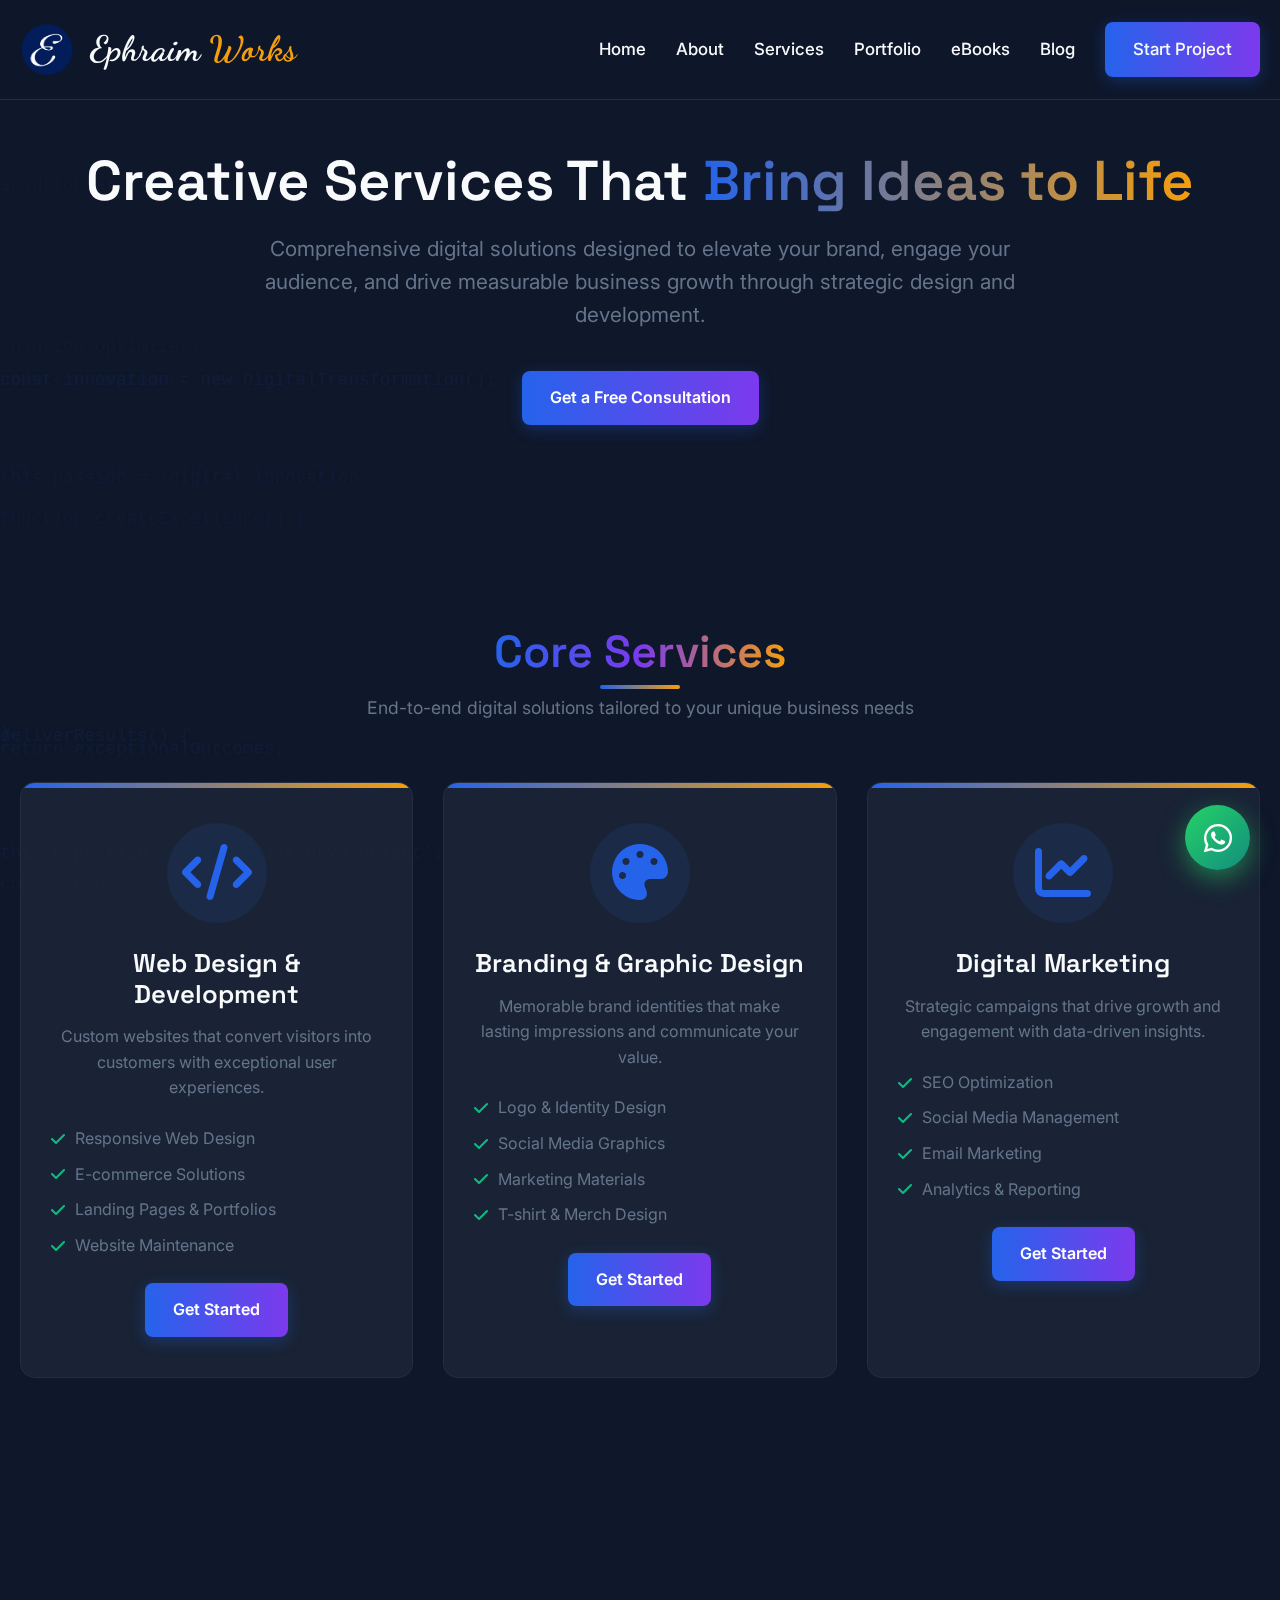
<file: services/index.html>
<!DOCTYPE html>
<html lang="en">
<head>
    <meta charset="UTF-8">
    <meta name="viewport" content="width=device-width, initial-scale=1.0">
    <title>Services | Ephraim Works</title>
    <link rel="stylesheet" href="https://cdnjs.cloudflare.com/ajax/libs/font-awesome/6.4.0/css/all.min.css">
    <link href="https://fonts.googleapis.com/css2?family=Inter:wght@300;400;500;600;700&family=Space+Grotesk:wght@400;500;600;700&family=Dancing+Script:wght@700&display=swap" rel="stylesheet">
    <link href="https://unpkg.com/aos@2.3.1/dist/aos.css" rel="stylesheet">
    <link rel="stylesheet" href="/css/services.css">
    <link rel="stylesheet" href="/css/index.css">
    <link rel="icon" href="/images/favicon.png" type="image/png">


</head>
<body>
    <!-- Background Animation -->
    <div class="bg-animation" id="bgAnimation"></div>

    <!-- Header -->
    <header id="header">
        <div class="container header-container">
            <a href="/" class="logo">
                <div class="logo-img">
                    <img src="/images/favicon.png" alt="Ephraim Works Logo">
                </div>
                <div class="logo-text">Ephraim <span>Works</span></div>
            </a>
            <button class="hamburger" id="hamburger">
                <i class="fas fa-bars"></i>
            </button>
            <ul class="nav-menu" id="navMenu">
                <li><a href="/">Home</a></li>
                <li><a href="/about/" class="active">About</a></li>
                <li><a href="/services/">Services</a></li>
                <li><a href="/portfolio/">Portfolio</a></li>
                <li><a href="/eBooks/">eBooks</a></li>
                <li><a href="/blog/">Blog</a></li>
                <li><a href="/book-online/" class="cta-button">Start Project</a></li>
            </ul>
        </div>
    </header>

    <!-- Services Hero Section -->
    <section class="services-hero">
        <div class="container">
            <h1 data-aos="fade-up" data-aos-duration="1000">Creative Services That <span>Bring Ideas to Life</span></h1>
            <p data-aos="fade-up" data-aos-duration="1000" data-aos-delay="200">Comprehensive digital solutions designed to elevate your brand, engage your audience, and drive measurable business growth through strategic design and development.</p>
            <a href="/book-online/" class="cta-button" data-aos="fade-up" data-aos-duration="1000" data-aos-delay="400">Get a Free Consultation</a>
        </div>
    </section>

    <!-- Core Services Section -->
    <section id="core-services">
        <div class="container">
            <div class="section-title" data-aos="fade-up" data-aos-duration="800">
                <h2>Core Services</h2>
                <p>End-to-end digital solutions tailored to your unique business needs</p>
            </div>
            <div class="services-grid">
                <div class="service-card" data-aos="fade-up" data-aos-duration="800">
                    <div class="service-icon">
                        <i class="fas fa-code"></i>
                    </div>
                    <h3>Web Design & Development</h3>
                    <p>Custom websites that convert visitors into customers with exceptional user experiences.</p>
                    <ul class="service-features">
                        <li><i class="fas fa-check"></i> Responsive Web Design</li>
                        <li><i class="fas fa-check"></i> E-commerce Solutions</li>
                        <li><i class="fas fa-check"></i> Landing Pages & Portfolios</li>
                        <li><i class="fas fa-check"></i> Website Maintenance</li>
                    </ul>
                    <a href="/book-online/" class="cta-button">Get Started</a>
                </div>
                <div class="service-card" data-aos="fade-up" data-aos-duration="800" data-aos-delay="100">
                    <div class="service-icon">
                        <i class="fas fa-palette"></i>
                    </div>
                    <h3>Branding & Graphic Design</h3>
                    <p>Memorable brand identities that make lasting impressions and communicate your value.</p>
                    <ul class="service-features">
                        <li><i class="fas fa-check"></i> Logo & Identity Design</li>
                        <li><i class="fas fa-check"></i> Social Media Graphics</li>
                        <li><i class="fas fa-check"></i> Marketing Materials</li>
                        <li><i class="fas fa-check"></i> T-shirt & Merch Design</li>
                    </ul>
                    <a href="/book-online/" class="cta-button">Get Started</a>
                </div>
                <div class="service-card" data-aos="fade-up" data-aos-duration="800" data-aos-delay="200">
                    <div class="service-icon">
                        <i class="fas fa-chart-line"></i>
                    </div>
                    <h3>Digital Marketing</h3>
                    <p>Strategic campaigns that drive growth and engagement with data-driven insights.</p>
                    <ul class="service-features">
                        <li><i class="fas fa-check"></i> SEO Optimization</li>
                        <li><i class="fas fa-check"></i> Social Media Management</li>
                        <li><i class="fas fa-check"></i> Email Marketing</li>
                        <li><i class="fas fa-check"></i> Analytics & Reporting</li>
                    </ul>
                    <a href="/book-online/" class="cta-button">Get Started</a>
                </div>
                <div class="service-card" data-aos="fade-up" data-aos-duration="800" data-aos-delay="300">
                    <div class="service-icon">
                        <i class="fas fa-pen-nib"></i>
                    </div>
                    <h3>Content Creation</h3>
                    <p>Compelling content that tells your story and drives meaningful connections.</p>
                    <ul class="service-features">
                        <li><i class="fas fa-check"></i> Video Production</li>
                        <li><i class="fas fa-check"></i> Blog Writing & Visuals</li>
                        <li><i class="fas fa-check"></i> E-books & Guides</li>
                        <li><i class="fas fa-check"></i> Presentation Design</li>
                    </ul>
                    <a href="/book-online/" class="cta-button">Get Started</a>
                </div>
            </div>
        </div>
    </section>

    <!-- Process Section -->
    <section id="process" style="background: rgba(30, 41, 59, 0.3);">
        <div class="container">
            <div class="section-title" data-aos="fade-up" data-aos-duration="800">
                <h2>My Process</h2>
                <p>A structured approach to ensure quality, efficiency, and outstanding results</p>
            </div>
            <div class="process-container">
                <div class="process-step" data-aos="fade-up" data-aos-duration="800">
                    <div class="process-number">1</div>
                    <h3>Discovery & Strategy</h3>
                    <p>We begin by understanding your goals, audience, and requirements to create a tailored strategy.</p>
                </div>
                <div class="process-step" data-aos="fade-up" data-aos-duration="800" data-aos-delay="100">
                    <div class="process-number">2</div>
                    <h3>Design & Build</h3>
                    <p>Transforming ideas into reality with meticulous design and robust development practices.</p>
                </div>
                <div class="process-step" data-aos="fade-up" data-aos-duration="800" data-aos-delay="200">
                    <div class="process-number">3</div>
                    <h3>Testing & Refinement</h3>
                    <p>Rigorous testing and refinement to ensure optimal performance and user experience.</p>
                </div>
                <div class="process-step" data-aos="fade-up" data-aos-duration="800" data-aos-delay="300">
                    <div class="process-number">4</div>
                    <h3>Launch & Support</h3>
                    <p>Successful deployment followed by ongoing support to maintain and optimize your solution.</p>
                </div>
            </div>
        </div>
    </section>

<!-- Pricing Section -->
<section id="pricing">
    <div class="container">
        <div class="section-title" data-aos="fade-up" data-aos-duration="800">
            <h2>Pricing Packages</h2>
            <p>Flexible solutions designed to fit your budget and business needs</p>
        </div>

        <div class="pricing-grid">

            <!-- Starter Plan -->
            <div class="pricing-card" data-aos="fade-up" data-aos-duration="800">
                <div class="pricing-header">
                    <h3 class="pricing-name">Starter</h3>
                    <div class="pricing-price">
                        <span class="price-kes">20,000/=</span>
                        <span class="price-usd">$130</span>
                    </div>
                    <div class="pricing-period">One-time project</div>
                </div>
                <ul class="pricing-features">
                    <li><i class="fas fa-check"></i> Responsive Website Design</li>
                    <li><i class="fas fa-check"></i> 5 Pages Maximum</li>
                    <li><i class="fas fa-check"></i> Basic SEO Setup</li>
                    <li><i class="fas fa-check"></i> 2 Rounds of Revisions</li>
                    <li><i class="fas fa-times"></i> E-commerce Functionality</li>
                    <li><i class="fas fa-times"></i> Ongoing Maintenance</li>
                </ul>
                <a href="/book-online/" class="cta-button">Choose Plan</a>
            </div>

            <!-- Professional Plan -->
            <div class="pricing-card featured" data-aos="fade-up" data-aos-duration="800" data-aos-delay="100">
                <div class="pricing-header">
                    <h3 class="pricing-name">Professional</h3>
                    <div class="pricing-price">
                        <span class="price-kes">30,000/=</span>
                        <span class="price-usd">$195</span>
                    </div>
                    <div class="pricing-period">One-time project</div>
                </div>
                <ul class="pricing-features">
                    <li><i class="fas fa-check"></i> Custom Website Design</li>
                    <li><i class="fas fa-check"></i> Up to 15 Pages</li>
                    <li><i class="fas fa-check"></i> Advanced SEO</li>
                    <li><i class="fas fa-check"></i> 5 Rounds of Revisions</li>
                    <li><i class="fas fa-check"></i> Basic E-commerce</li>
                    <li><i class="fas fa-check"></i> 3 Months Support</li>
                </ul>
                <a href="/book-online/" class="cta-button">Choose Plan</a>
            </div>

            <!-- Enterprise Plan -->
            <div class="pricing-card" data-aos="fade-up" data-aos-duration="800" data-aos-delay="200">
                <div class="pricing-header">
                    <h3 class="pricing-name">Enterprise</h3>
                    <div class="pricing-price">
                        <span class="price-kes">50,000/= +</span>
                        <span class="price-usd">$325+</span>
                    </div>
                    <div class="pricing-period">Custom project</div>
                </div>
                <ul class="pricing-features">
                    <li><i class="fas fa-check"></i> Full Custom Development</li>
                    <li><i class="fas fa-check"></i> Unlimited Pages</li>
                    <li><i class="fas fa-check"></i> Comprehensive SEO</li>
                    <li><i class="fas fa-check"></i> Unlimited Revisions</li>
                    <li><i class="fas fa-check"></i> Advanced E-commerce</li>
                    <li><i class="fas fa-check"></i> 12 Months Support</li>
                </ul>
                <a href="/book-online/" class="cta-button">Choose Plan</a>
            </div>

        </div>
    </div>
</section>


    <!-- Testimonials Section -->
    <section id="testimonials" style="background: rgba(30, 41, 59, 0.3);">
        <div class="container">
            <div class="section-title" data-aos="fade-up" data-aos-duration="800">
                <h2>Client Success Stories</h2>
                <p>What our clients say about working with us</p>
            </div>
            <div class="testimonials-grid">
                <div class="testimonial-card" data-aos="fade-up" data-aos-duration="800">
                    <div class="testimonial-text">
                        Ephraim transformed our online presence with a stunning website that perfectly captures our brand essence. The attention to detail and strategic approach resulted in a 40% increase in conversions.
                    </div>
                    <div class="testimonial-author">
                        <div class="author-avatar">SJ</div>
                        <div class="author-info">
                            <h4>Sarah Johnson</h4>
                            <p>CEO, TechSolutions Inc.</p>
                        </div>
                    </div>
                </div>
                <div class="testimonial-card" data-aos="fade-up" data-aos-duration="800" data-aos-delay="100">
                    <div class="testimonial-text">
                        The e-commerce platform developed by Ephraim has been instrumental in scaling our business. The user experience is seamless, and the backend functionality is robust and reliable.
                    </div>
                    <div class="testimonial-author">
                        <div class="author-avatar">MR</div>
                        <div class="author-info">
                            <h4>Michael Roberts</h4>
                            <p>Founder, UrbanStyle Co.</p>
                        </div>
                    </div>
                </div>
                <div class="testimonial-card" data-aos="fade-up" data-aos-duration="800" data-aos-delay="200">
                    <div class="testimonial-text">
                        Working with Ephraim was a game-changer for our digital marketing strategy. Their data-driven approach and creative solutions significantly improved our engagement and ROI.
                    </div>
                    <div class="testimonial-author">
                        <div class="author-avatar">ED</div>
                        <div class="author-info">
                            <h4>Emily Davis</h4>
                            <p>Marketing Director, GrowthLab</p>
                        </div>
                    </div>
                </div>
            </div>
        </div>
    </section>

    <!-- FAQ Section -->
    <section id="faq">
        <div class="container">
            <div class="section-title" data-aos="fade-up" data-aos-duration="800">
                <h2>Frequently Asked Questions</h2>
                <p>Get answers to common questions about our services</p>
            </div>
            <div class="faq-container">
                <div class="faq-item" data-aos="fade-up" data-aos-duration="800">
                    <div class="faq-question">
                        How long does a typical project take?
                        <i class="fas fa-chevron-down"></i>
                    </div>
                    <div class="faq-answer">
                        Project timelines vary based on scope and complexity. A standard website typically takes 4-6 weeks, while more complex projects may take 8-12 weeks. We provide a detailed timeline during our initial consultation.
                    </div>
                </div>
                <div class="faq-item" data-aos="fade-up" data-aos-duration="800" data-aos-delay="100">
                    <div class="faq-question">
                        Do you offer ongoing support after project completion?
                        <i class="fas fa-chevron-down"></i>
                    </div>
                    <div class="faq-answer">
                        Yes, we offer various support packages to ensure your digital solution continues to perform optimally. This includes technical support, updates, and optimization services tailored to your needs.
                    </div>
                </div>
                <div class="faq-item" data-aos="fade-up" data-aos-duration="800" data-aos-delay="200">
                    <div class="faq-question">
                        What is your revision policy?
                        <i class="fas fa-chevron-down"></i>
                    </div>
                    <div class="faq-answer">
                        We include a specific number of revision rounds in each package to ensure your complete satisfaction. Additional revisions can be accommodated at an hourly rate, which we discuss upfront.
                    </div>
                </div>
                <div class="faq-item" data-aos="fade-up" data-aos-duration="800" data-aos-delay="300">
                    <div class="faq-question">
                        Do you work with international clients?
                        <i class="fas fa-chevron-down"></i>
                    </div>
                    <div class="faq-answer">
                        Absolutely! We work with clients worldwide and are experienced in managing projects across different time zones. Our communication process is designed to be flexible and accommodating.
                    </div>
                </div>
            </div>
        </div>
    </section>

    <!-- CTA Section -->
    <section id="contact">
        <div class="container">
            <div class="cta-section" data-aos="zoom-in" data-aos-duration="800">
                <h2>Ready to Transform Your Digital Presence?</h2>
                <p>Let's collaborate to create something extraordinary. Your vision combined with my expertise can achieve remarkable results.</p>
                <a href="contact.html" class="cta-button-light">Start Your Project Today</a>
            </div>
        </div>
    </section>

    <!-- Footer -->
    <footer>
        <div class="container">
            <div class="footer-container">
                <div class="footer-col" data-aos="fade-up" data-aos-duration="800">
                    <h3>Ephraim Works</h3>
                    <p>Engineering digital excellence through strategic technology solutions.</p>
                     <div class="social-links">
                       <a href="https://www.tiktok.com/@ephraim_creations?is_from_webapp=1&sender_device=pc"><i class="fab fa-tiktok"></i></a>
                       <a href="https://www.youtube.com/@EphraimCreationsKE"><i class="fab fa-youtube"></i></a>
                       <a href="https://www.facebook.com/ephraimmutwiri2025"><i class="fab fa-facebook"></i></a>
                       <a href="https://www.linkedin.com/in/ephraim-mutwiri-052a58310"><i class="fab fa-linkedin"></i></a>
                     </div>
                </div>
                <div class="footer-col" data-aos="fade-up" data-aos-duration="800" data-aos-delay="100">
                    <h3>Navigation</h3>
                    <ul>
                        <li><a href="/about/"><i class="fas fa-chevron-right"></i> About me</a></li>
                        <li><a href="/blog/"><i class="fas fa-chevron-right"></i> Blog</a></li>
                        <li><a href="/eBooks/"><i class="fas fa-chevron-right"></i> eBooks</a></li>
                        <li><a href="/portfolio/"><i class="fas fa-chevron-right"></i>Portfolio</a></li>
                        <li><a href="/privacy-policy/"><i class="fas fa-chevron-right"></i>Privacy-policy</a></li>
                        <li><a href="/terms-of-services/"><i class="fas fa-chevron-right"></i>Terms</a></li>
                    </ul>
                </div>
                <div class="footer-col" data-aos="fade-up" data-aos-duration="800" data-aos-delay="200">
                    <h3>Services</h3>
                    <ul>
                        <li><a href="/services/"><i class="fas fa-chevron-right"></i> Web Development</a></li>
                        <li><a href="/services/"><i class="fas fa-chevron-right"></i> Web Design</a></li>
                        <li><a href="/services/"><i class="fas fa-chevron-right"></i> E-commerce Development</a></li>
                        <li><a href="/services/"><i class="fas fa-chevron-right"></i> SEO Optimization</a></li>
                        <li><a href="/services/"><i class="fas fa-chevron-right"></i> Analytics & Reporting</a></li>
                        <li><a href="/eBooks/"><i class="fas fa-chevron-right"></i> E-books & Guides</a></li>
                        <li><a href="/services/"><i class="fas fa-chevron-right"></i> Blog Writing & Visuals</a></li>
                    </ul>
                </div>
                <div class="footer-col" data-aos="fade-up" data-aos-duration="800" data-aos-delay="300">
                    <h3>Connect</h3>
                    <ul>
                        <li><a href="mailto:ephraimmutwiri01@gmail.com"><i class="fas fa-envelope"></i> Email me</a></li>
                        <li><a href="tel:+254112268873"><i class="fas fa-phone"></i> Call </a></li>
                        <li><a><i class="fas fa-map-marker-alt"></i> Kenya-based</a></li>
                        <li><a href="/book-online/"><i class="fas fa-calendar-alt"></i> Schedule Consultation</a></li>
                    </ul>
                </div>
            </div>
            <div class="copyright" data-aos="fade-up" data-aos-duration="800">
                <p>&copy; 2025 Ephraim Works. All rights reserved. | Crafted with precision and passion</p>
            </div>
        </div>
    </footer>

    <!-- WhatsApp Button -->
<a href="https://wa.me/254112268873" class="whatsapp-button" target="_blank">
    <i class="fab fa-whatsapp"></i>
</a>

    <!-- Back to Top Button -->
<button id="backToTop" title="Back to Top">
  <i class="fas fa-arrow-up"></i>
</button>


    <!-- AOS JS -->
    <script src="https://unpkg.com/aos@2.3.1/dist/aos.js"></script>
    <script src="/js/index.js" defer></script>
    <script>

    
        // FAQ Accordion
        const faqItems = document.querySelectorAll('.faq-item');
        faqItems.forEach(item => {
            const question = item.querySelector('.faq-question');
            question.addEventListener('click', () => {
                // Close all other items
                faqItems.forEach(otherItem => {
                    if (otherItem !== item) {
                        otherItem.classList.remove('active');
                    }
                });
                // Toggle current item
                item.classList.toggle('active');
            });
        });

     
    </script>
</body>
</html>
</file>
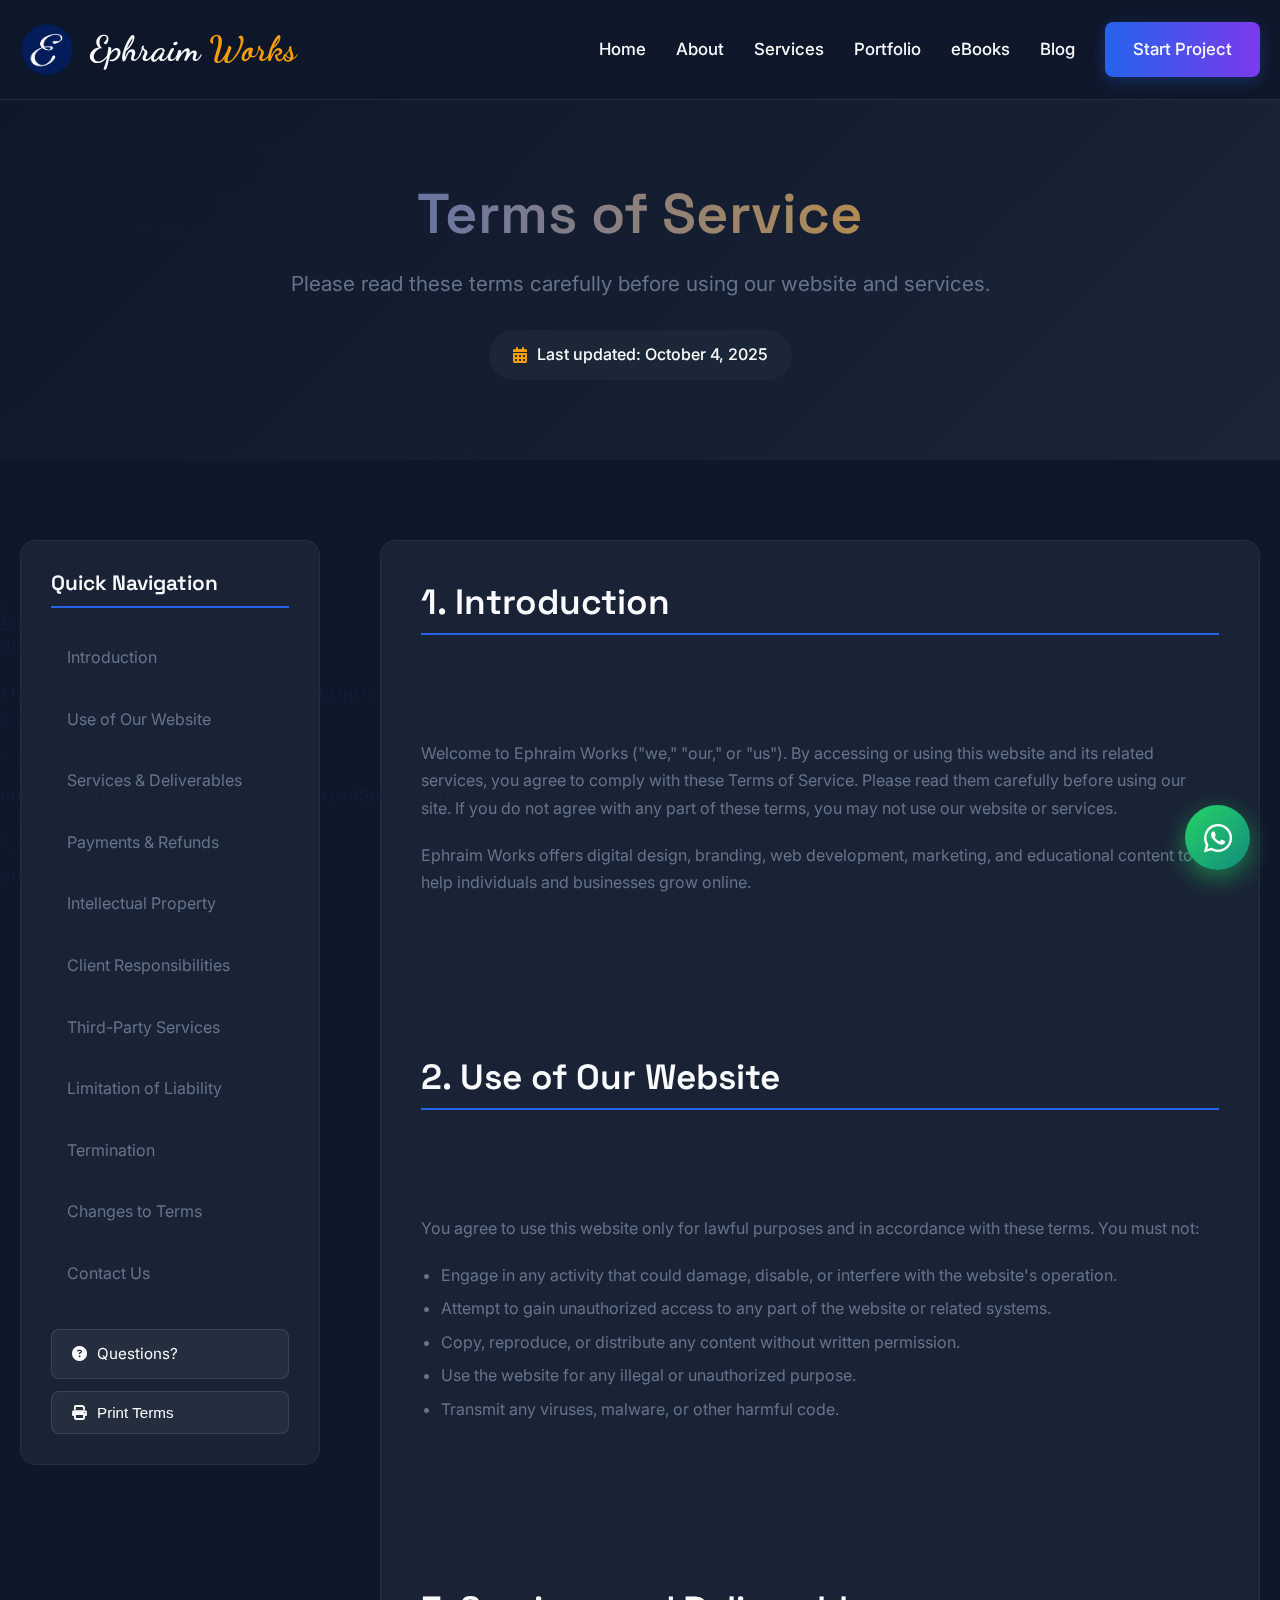
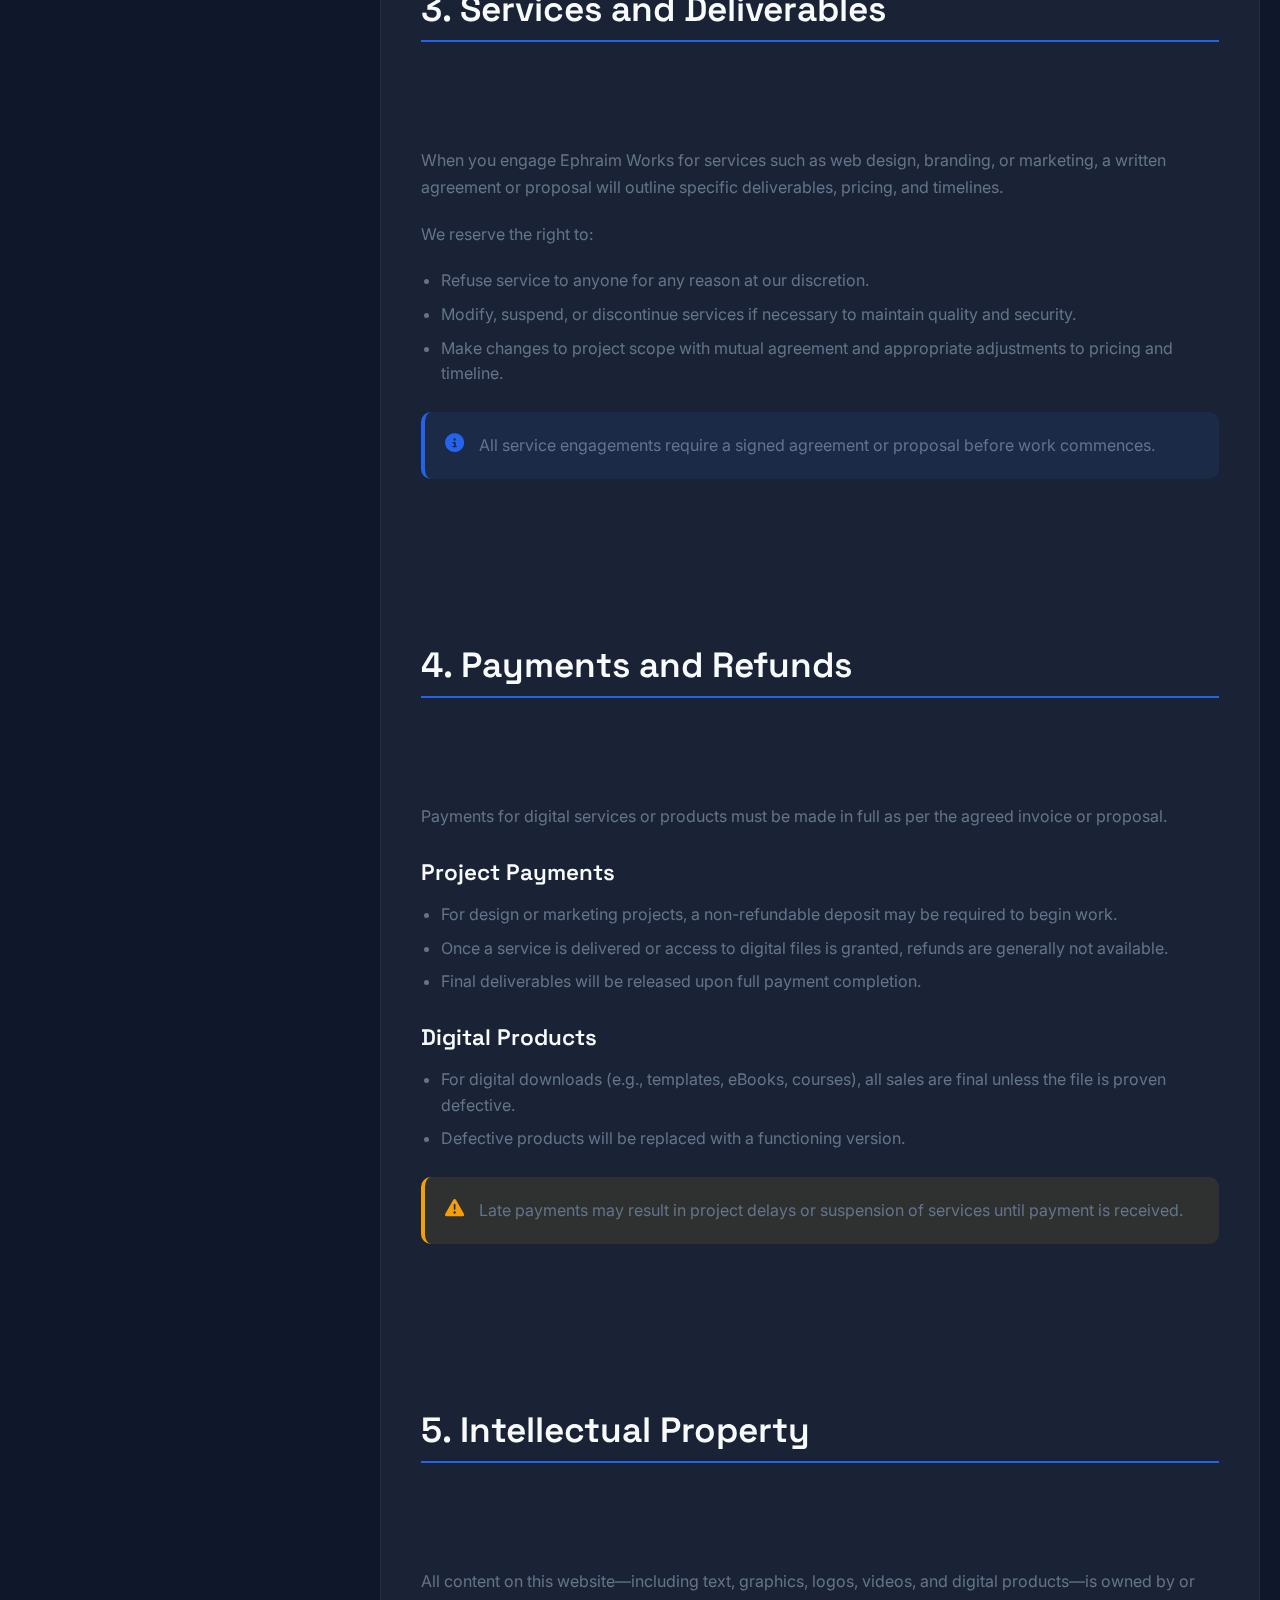
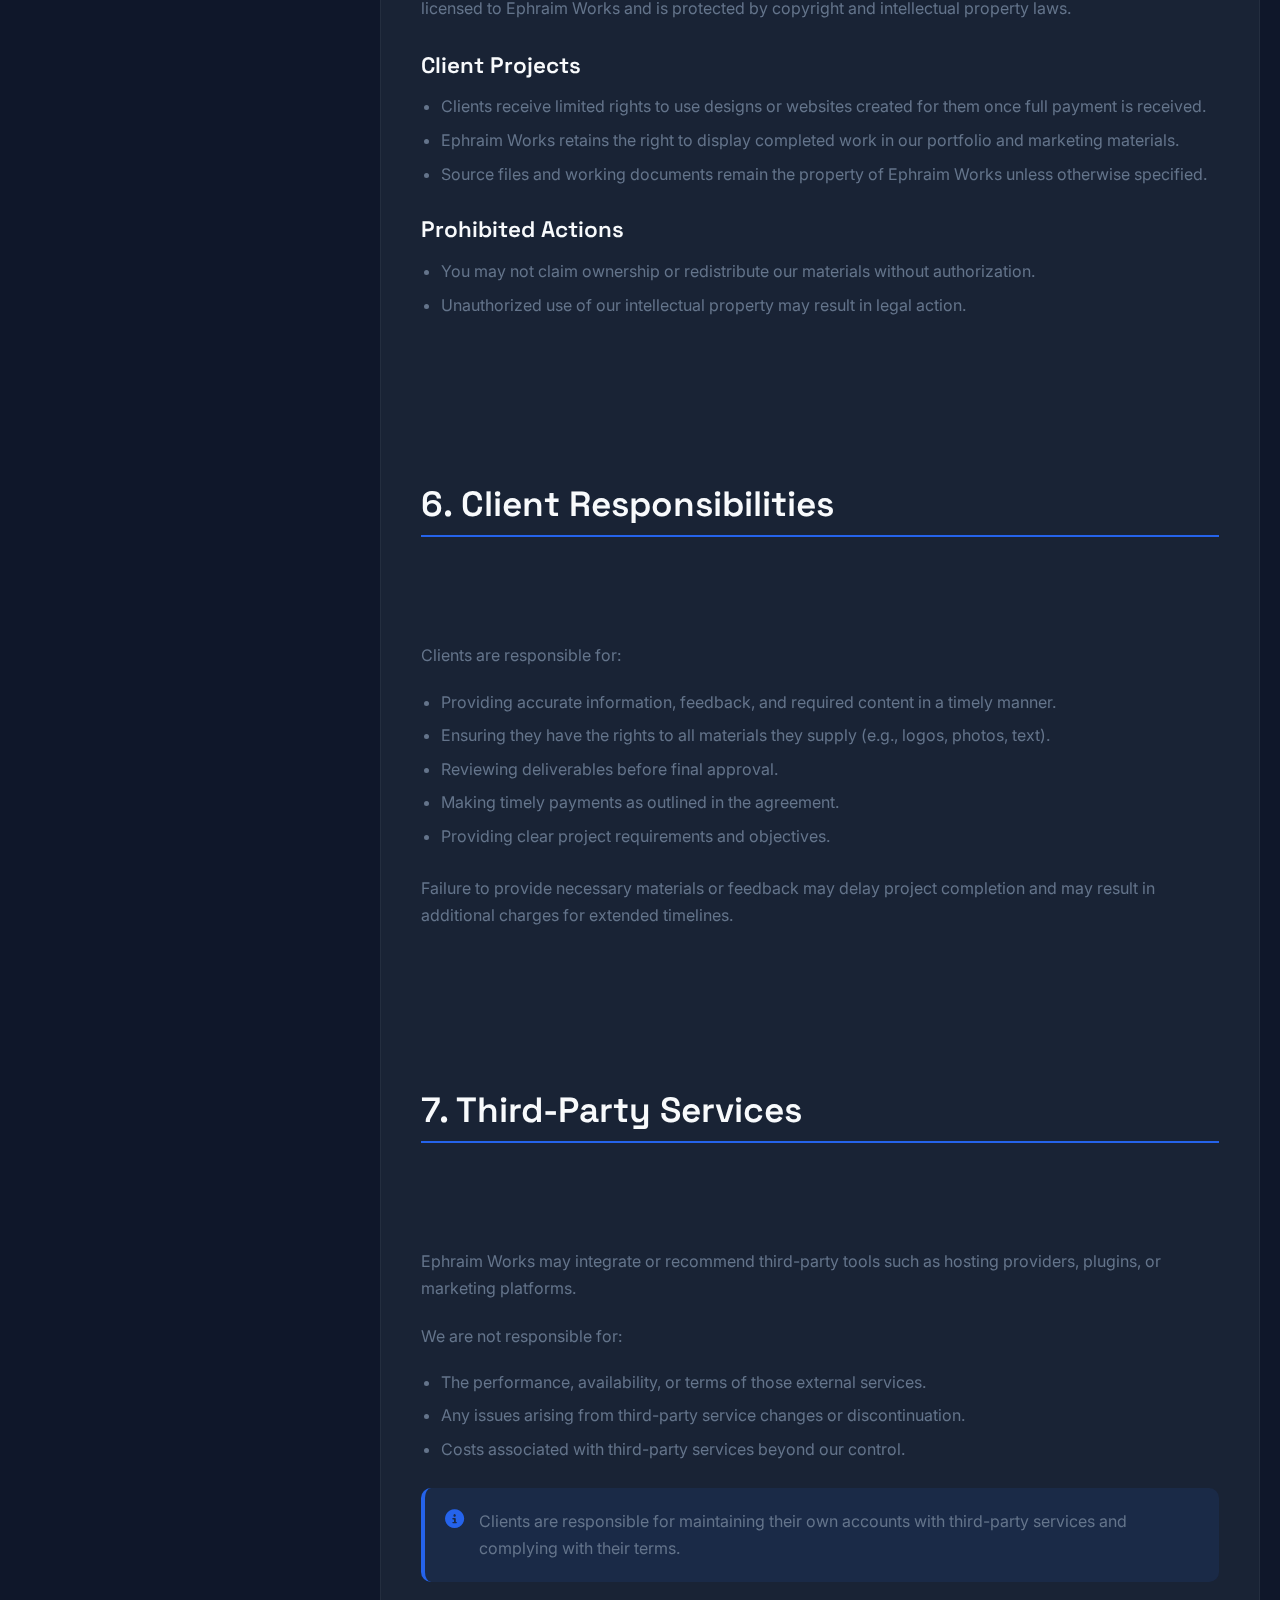
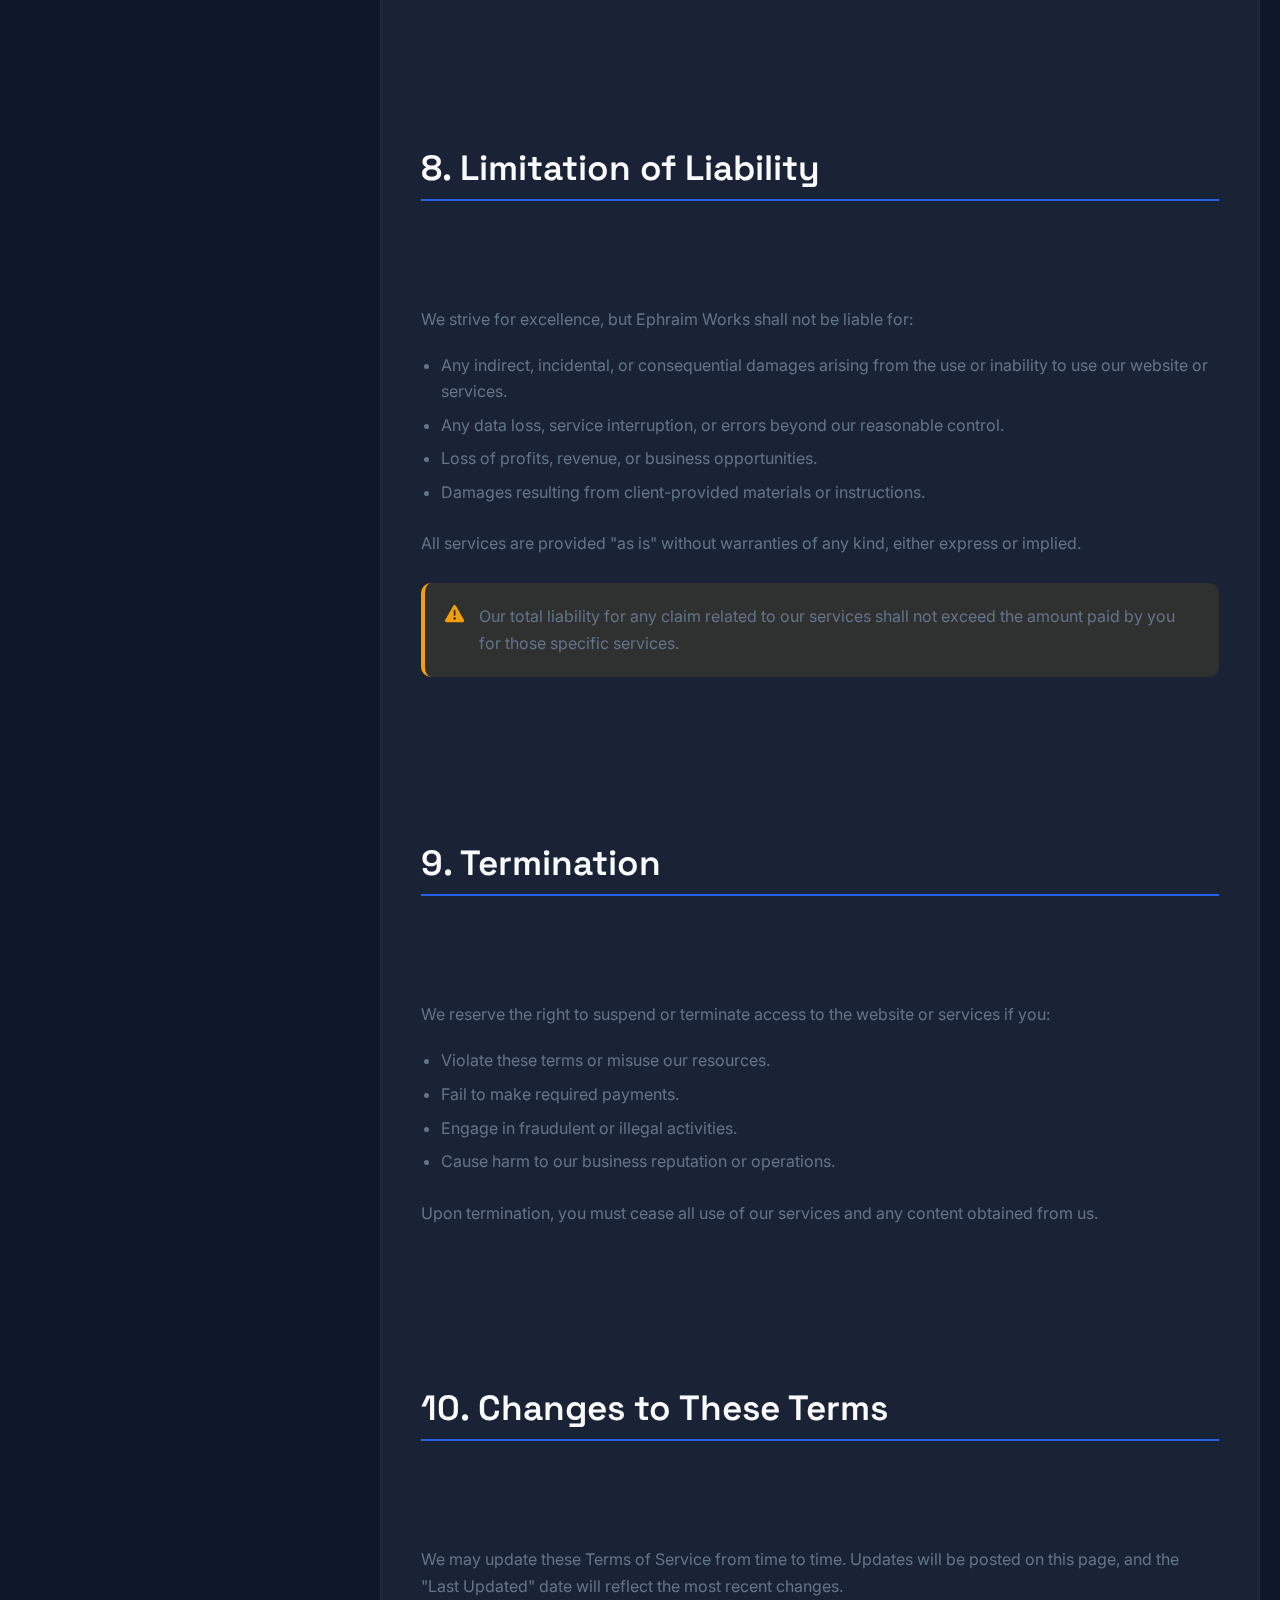
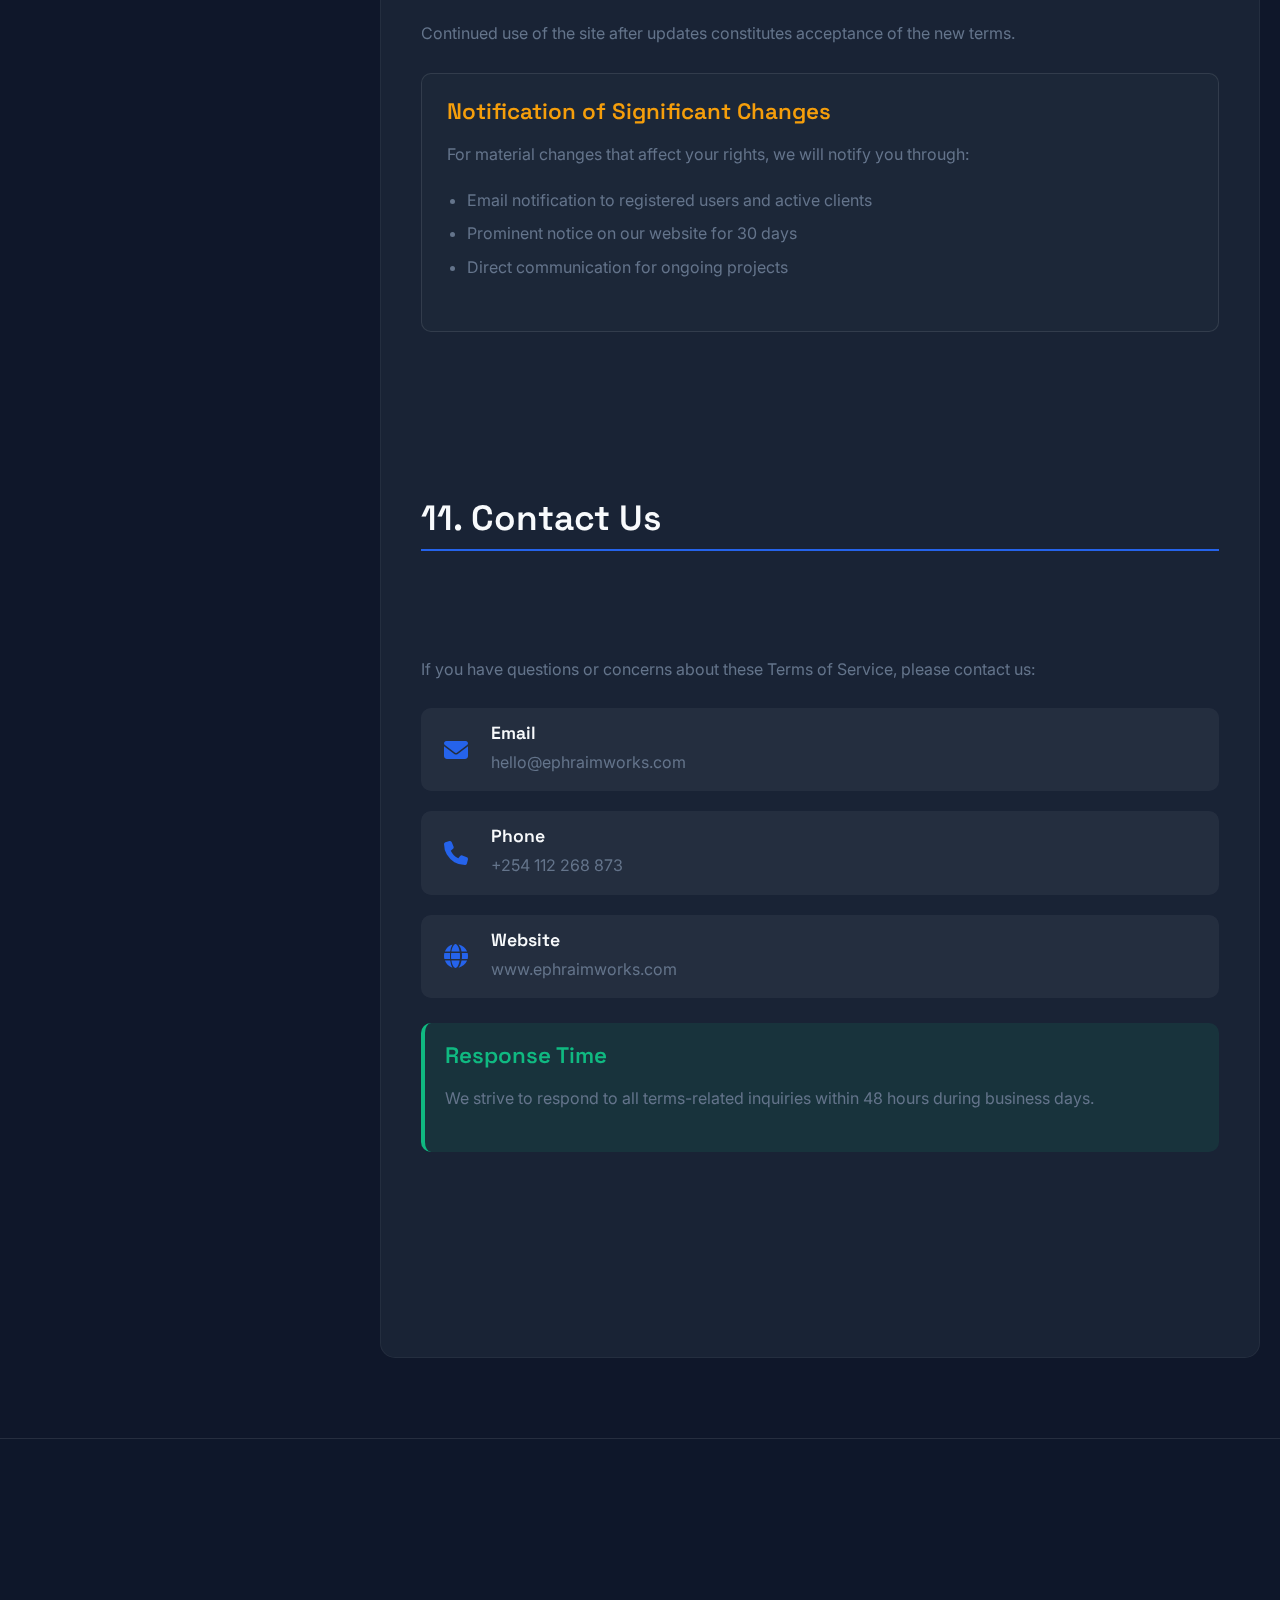
<file: terms-of-services/index.html>
<!DOCTYPE html>
<html lang="en">
<head>
    <meta charset="UTF-8">
    <meta name="viewport" content="width=device-width, initial-scale=1.0">
    <title>Terms of Service | Ephraim Works</title>
    <link rel="stylesheet" href="https://cdnjs.cloudflare.com/ajax/libs/font-awesome/6.4.0/css/all.min.css">
    <link href="https://fonts.googleapis.com/css2?family=Inter:wght@300;400;500;600;700&family=Space+Grotesk:wght@400;500;600;700&family=Dancing+Script:wght@700&display=swap" rel="stylesheet">
    <link rel="stylesheet" href="/css/index.css">
    <link rel="stylesheet" href="/css/terms.css">
    <!-- AOS CSS -->
    <link href="https://unpkg.com/aos@2.3.1/dist/aos.css" rel="stylesheet">
    <link rel="icon" type="image/png" href="/images/favicon.png">       
    <meta name="description" content="Ephraim Works - Full Stack Developer specializing in building scalable web and mobile applications. Explore my portfolio, expertise, and insights on modern development practices.">
    <meta name="keywords" content="Full Stack Developer, Web Development, Mobile Applications, React, Node.js, JavaScript, System Architecture, UI/UX Design, Technical Consulting, Portfolio, Blog">
    <meta name="author" content="Ephraim Mutwiri">

</head>
<body>
    <!-- Background Animation -->
    <div class="bg-animation" id="bgAnimation"></div>

    <!-- Header -->
    <header id="header">
        <div class="container header-container">
            <a href="/" class="logo">
                <div class="logo-img">
                    <img src="/images/favicon.png" alt="Ephraim Works Logo">
                </div>
                <div class="logo-text">Ephraim <span>Works</span></div>
            </a>
            <button class="hamburger" id="hamburger">
                <i class="fas fa-bars"></i>
            </button>
            <ul class="nav-menu" id="navMenu">
                <li><a href="/">Home</a></li>
                <li><a href="/about/">About</a></li>
                <li><a href="/services/">Services</a></li>
                <li><a href="/portfolio/">Portfolio</a></li>
                <li><a href="/eBooks/">eBooks</a></li>
                <li><a href="/blog/">Blog</a></li>
                <li><a href="/book-online/" class="cta-button">Start Project</a></li>
            </ul>
        </div>
    </header>

    <!-- Terms of Service Hero -->
    <section class="terms-hero">
        <div class="container">
            <div class="terms-hero-content">
                <h1 data-aos="fade-up" data-aos-duration="1000">Terms of Service</h1>
                <p data-aos="fade-up" data-aos-duration="1000" data-aos-delay="200">Please read these terms carefully before using our website and services.</p>
                <div class="last-updated" data-aos="fade-up" data-aos-duration="1000" data-aos-delay="400">
                    <i class="fas fa-calendar-alt"></i>
                    Last updated: October 4, 2025
                </div>
            </div>
        </div>
    </section>

    <!-- Terms of Service Content -->
    <section class="terms-content">
        <div class="container">
            <div class="terms-layout">
                <!-- Sidebar Navigation -->
                <aside class="terms-sidebar" id="termsSidebar">
                    <div class="sidebar-sticky">
                        <h3>Quick Navigation</h3>
                        <nav class="sidebar-nav">
                            <ul>
                                <li><a href="#introduction" class="nav-link active">Introduction</a></li>
                                <li><a href="#use-of-website" class="nav-link">Use of Our Website</a></li>
                                <li><a href="#services-deliverables" class="nav-link">Services & Deliverables</a></li>
                                <li><a href="#payments-refunds" class="nav-link">Payments & Refunds</a></li>
                                <li><a href="#intellectual-property" class="nav-link">Intellectual Property</a></li>
                                <li><a href="#client-responsibilities" class="nav-link">Client Responsibilities</a></li>
                                <li><a href="#third-party-services" class="nav-link">Third-Party Services</a></li>
                                <li><a href="#limitation-liability" class="nav-link">Limitation of Liability</a></li>
                                <li><a href="#termination" class="nav-link">Termination</a></li>
                                <li><a href="#changes-terms" class="nav-link">Changes to Terms</a></li>
                                <li><a href="#contact" class="nav-link">Contact Us</a></li>
                            </ul>
                        </nav>
                        <div class="sidebar-actions">
                            <a href="#contact" class="sidebar-button">
                                <i class="fas fa-question-circle"></i>
                                Questions?
                            </a>
                            <button class="sidebar-button" id="printTerms">
                                <i class="fas fa-print"></i>
                                Print Terms
                            </button>
                        </div>
                    </div>
                </aside>

                <!-- Main Content -->
                <main class="terms-main">
                    <div class="terms-section" id="introduction">
                        <h2>1. Introduction</h2>
                        <div class="terms-content">
                            <p>Welcome to Ephraim Works ("we," "our," or "us"). By accessing or using this website and its related services, you agree to comply with these Terms of Service. Please read them carefully before using our site. If you do not agree with any part of these terms, you may not use our website or services.</p>
                            <p>Ephraim Works offers digital design, branding, web development, marketing, and educational content to help individuals and businesses grow online.</p>
                        </div>
                    </div>

                    <div class="terms-section" id="use-of-website">
                        <h2>2. Use of Our Website</h2>
                        <div class="terms-content">
                            <p>You agree to use this website only for lawful purposes and in accordance with these terms. You must not:</p>
                            <ul>
                                <li>Engage in any activity that could damage, disable, or interfere with the website's operation.</li>
                                <li>Attempt to gain unauthorized access to any part of the website or related systems.</li>
                                <li>Copy, reproduce, or distribute any content without written permission.</li>
                                <li>Use the website for any illegal or unauthorized purpose.</li>
                                <li>Transmit any viruses, malware, or other harmful code.</li>
                            </ul>
                        </div>
                    </div>

                    <div class="terms-section" id="services-deliverables">
                        <h2>3. Services and Deliverables</h2>
                        <div class="terms-content">
                            <p>When you engage Ephraim Works for services such as web design, branding, or marketing, a written agreement or proposal will outline specific deliverables, pricing, and timelines.</p>
                            <p>We reserve the right to:</p>
                            <ul>
                                <li>Refuse service to anyone for any reason at our discretion.</li>
                                <li>Modify, suspend, or discontinue services if necessary to maintain quality and security.</li>
                                <li>Make changes to project scope with mutual agreement and appropriate adjustments to pricing and timeline.</li>
                            </ul>
                            <div class="info-box">
                                <i class="fas fa-info-circle"></i>
                                <p>All service engagements require a signed agreement or proposal before work commences.</p>
                            </div>
                        </div>
                    </div>

                    <div class="terms-section" id="payments-refunds">
                        <h2>4. Payments and Refunds</h2>
                        <div class="terms-content">
                            <p>Payments for digital services or products must be made in full as per the agreed invoice or proposal.</p>
                            
                            <h3>Project Payments</h3>
                            <ul>
                                <li>For design or marketing projects, a non-refundable deposit may be required to begin work.</li>
                                <li>Once a service is delivered or access to digital files is granted, refunds are generally not available.</li>
                                <li>Final deliverables will be released upon full payment completion.</li>
                            </ul>

                            <h3>Digital Products</h3>
                            <ul>
                                <li>For digital downloads (e.g., templates, eBooks, courses), all sales are final unless the file is proven defective.</li>
                                <li>Defective products will be replaced with a functioning version.</li>
                            </ul>

                            <div class="warning-box">
                                <i class="fas fa-exclamation-triangle"></i>
                                <p>Late payments may result in project delays or suspension of services until payment is received.</p>
                            </div>
                        </div>
                    </div>

                    <div class="terms-section" id="intellectual-property">
                        <h2>5. Intellectual Property</h2>
                        <div class="terms-content">
                            <p>All content on this website—including text, graphics, logos, videos, and digital products—is owned by or licensed to Ephraim Works and is protected by copyright and intellectual property laws.</p>
                            
                            <h3>Client Projects</h3>
                            <ul>
                                <li>Clients receive limited rights to use designs or websites created for them once full payment is received.</li>
                                <li>Ephraim Works retains the right to display completed work in our portfolio and marketing materials.</li>
                                <li>Source files and working documents remain the property of Ephraim Works unless otherwise specified.</li>
                            </ul>

                            <h3>Prohibited Actions</h3>
                            <ul>
                                <li>You may not claim ownership or redistribute our materials without authorization.</li>
                                <li>Unauthorized use of our intellectual property may result in legal action.</li>
                            </ul>
                        </div>
                    </div>

                    <div class="terms-section" id="client-responsibilities">
                        <h2>6. Client Responsibilities</h2>
                        <div class="terms-content">
                            <p>Clients are responsible for:</p>
                            <ul>
                                <li>Providing accurate information, feedback, and required content in a timely manner.</li>
                                <li>Ensuring they have the rights to all materials they supply (e.g., logos, photos, text).</li>
                                <li>Reviewing deliverables before final approval.</li>
                                <li>Making timely payments as outlined in the agreement.</li>
                                <li>Providing clear project requirements and objectives.</li>
                            </ul>
                            <p>Failure to provide necessary materials or feedback may delay project completion and may result in additional charges for extended timelines.</p>
                        </div>
                    </div>

                    <div class="terms-section" id="third-party-services">
                        <h2>7. Third-Party Services</h2>
                        <div class="terms-content">
                            <p>Ephraim Works may integrate or recommend third-party tools such as hosting providers, plugins, or marketing platforms.</p>
                            <p>We are not responsible for:</p>
                            <ul>
                                <li>The performance, availability, or terms of those external services.</li>
                                <li>Any issues arising from third-party service changes or discontinuation.</li>
                                <li>Costs associated with third-party services beyond our control.</li>
                            </ul>
                            <div class="info-box">
                                <i class="fas fa-info-circle"></i>
                                <p>Clients are responsible for maintaining their own accounts with third-party services and complying with their terms.</p>
                            </div>
                        </div>
                    </div>

                    <div class="terms-section" id="limitation-liability">
                        <h2>8. Limitation of Liability</h2>
                        <div class="terms-content">
                            <p>We strive for excellence, but Ephraim Works shall not be liable for:</p>
                            <ul>
                                <li>Any indirect, incidental, or consequential damages arising from the use or inability to use our website or services.</li>
                                <li>Any data loss, service interruption, or errors beyond our reasonable control.</li>
                                <li>Loss of profits, revenue, or business opportunities.</li>
                                <li>Damages resulting from client-provided materials or instructions.</li>
                            </ul>
                            <p>All services are provided "as is" without warranties of any kind, either express or implied.</p>
                            <div class="warning-box">
                                <i class="fas fa-exclamation-triangle"></i>
                                <p>Our total liability for any claim related to our services shall not exceed the amount paid by you for those specific services.</p>
                            </div>
                        </div>
                    </div>

                    <div class="terms-section" id="termination">
                        <h2>9. Termination</h2>
                        <div class="terms-content">
                            <p>We reserve the right to suspend or terminate access to the website or services if you:</p>
                            <ul>
                                <li>Violate these terms or misuse our resources.</li>
                                <li>Fail to make required payments.</li>
                                <li>Engage in fraudulent or illegal activities.</li>
                                <li>Cause harm to our business reputation or operations.</li>
                            </ul>
                            <p>Upon termination, you must cease all use of our services and any content obtained from us.</p>
                        </div>
                    </div>

                    <div class="terms-section" id="changes-terms">
                        <h2>10. Changes to These Terms</h2>
                        <div class="terms-content">
                            <p>We may update these Terms of Service from time to time. Updates will be posted on this page, and the "Last Updated" date will reflect the most recent changes.</p>
                            <p>Continued use of the site after updates constitutes acceptance of the new terms.</p>
                            <div class="update-notice">
                                <h3>Notification of Significant Changes</h3>
                                <p>For material changes that affect your rights, we will notify you through:</p>
                                <ul>
                                    <li>Email notification to registered users and active clients</li>
                                    <li>Prominent notice on our website for 30 days</li>
                                    <li>Direct communication for ongoing projects</li>
                                </ul>
                            </div>
                        </div>
                    </div>

                    <div class="terms-section" id="contact">
                        <h2>11. Contact Us</h2>
                        <div class="terms-content">
                            <p>If you have questions or concerns about these Terms of Service, please contact us:</p>
                            
                            <div class="contact-methods">
                                <div class="contact-method">
                                    <i class="fas fa-envelope"></i>
                                    <div>
                                        <h4>Email</h4>
                                        <p>hello@ephraimworks.com</p>
                                    </div>
                                </div>
                                <div class="contact-method">
                                    <i class="fas fa-phone"></i>
                                    <div>
                                        <h4>Phone</h4>
                                        <p>+254 112 268 873</p>
                                    </div>
                                </div>
                                <div class="contact-method">
                                    <i class="fas fa-globe"></i>
                                    <div>
                                        <h4>Website</h4>
                                        <p>www.ephraimworks.com</p>
                                    </div>
                                </div>
                            </div>

                            <div class="response-time">
                                <h3>Response Time</h3>
                                <p>We strive to respond to all terms-related inquiries within 48 hours during business days.</p>
                            </div>
                        </div>
                    </div>
                </main>
            </div>
        </div>
    </section>

    <!-- Footer -->
    <footer>
        <div class="container">
            <div class="footer-container">
                <div class="footer-col" data-aos="fade-up" data-aos-duration="800">
                    <h3>Ephraim Works</h3>
                    <p>Engineering digital excellence through strategic technology solutions.</p>
                     <div class="social-links">
                       <a href="https://www.tiktok.com/@ephraim_creations?is_from_webapp=1&sender_device=pc"><i class="fab fa-tiktok"></i></a>
                       <a href="https://www.youtube.com/@EphraimCreationsKE"><i class="fab fa-youtube"></i></a>
                       <a href="https://www.facebook.com/ephraimmutwiri2025"><i class="fab fa-facebook"></i></a>
                       <a href="https://www.linkedin.com/in/ephraim-mutwiri-052a58310"><i class="fab fa-linkedin"></i></a>
                     </div>
                </div>
                <div class="footer-col" data-aos="fade-up" data-aos-duration="800" data-aos-delay="100">
                    <h3>Navigation</h3>
                    <ul>
                        <li><a href="/about/"><i class="fas fa-chevron-right"></i> About me</a></li>
                        <li><a href="/blog/"><i class="fas fa-chevron-right"></i> Blog</a></li>
                        <li><a href="/eBooks/"><i class="fas fa-chevron-right"></i> eBooks</a></li>
                        <li><a href="/portfolio/"><i class="fas fa-chevron-right"></i>Portfolio</a></li>
                        <li><a href="/privacy-policy/"><i class="fas fa-chevron-right"></i>Privacy-policy</a></li>
                        <li><a href="/terms-of-service/"><i class="fas fa-chevron-right"></i>Terms</a></li>
                    </ul>
                </div>
                <div class="footer-col" data-aos="fade-up" data-aos-duration="800" data-aos-delay="200">
                    <h3>Services</h3>
                    <ul>
                        <li><a href="/services/"><i class="fas fa-chevron-right"></i> Web Development</a></li>
                        <li><a href="/services/"><i class="fas fa-chevron-right"></i> Web Design</a></li>
                        <li><a href="/services/"><i class="fas fa-chevron-right"></i> E-commerce Development</a></li>
                        <li><a href="/services/"><i class="fas fa-chevron-right"></i> SEO Optimization</a></li>
                        <li><a href="/services/"><i class="fas fa-chevron-right"></i> Analytics & Reporting</a></li>
                        <li><a href="/eBooks/"><i class="fas fa-chevron-right"></i> E-books & Guides</a></li>
                        <li><a href="/services/"><i class="fas fa-chevron-right"></i> Blog Writing & Visuals</a></li>
                    </ul>
                </div>
                <div class="footer-col" data-aos="fade-up" data-aos-duration="800" data-aos-delay="300">
                    <h3>Connect</h3>
                    <ul>
                        <li><a href="mailto:ephraimmutwiri01@gmail.com"><i class="fas fa-envelope"></i> Email me</a></li>
                        <li><a href="tel:+254112268873"><i class="fas fa-phone"></i> Call </a></li>
                        <li><a><i class="fas fa-map-marker-alt"></i> Kenya-based</a></li>
                        <li><a href="/book-online/"><i class="fas fa-calendar-alt"></i> Schedule Consultation</a></li>
                    </ul>
                </div>
            </div>
            <div class="copyright" data-aos="fade-up" data-aos-duration="800">
                <p>&copy; 2025 Ephraim Works. All rights reserved. | Crafted with precision and passion</p>
            </div>
        </div>
    </footer>

    <!-- WhatsApp Button -->
    <a href="https://wa.me/254112268873" class="whatsapp-button" target="_blank">
        <i class="fab fa-whatsapp"></i>
    </a>

    <!-- Back to Top Button -->
    <button id="backToTop" title="Back to Top">
        <i class="fas fa-arrow-up"></i>
    </button>

    <!-- AOS JS -->
    <script src="https://unpkg.com/aos@2.3.1/dist/aos.js"></script>
    <script src="/js/index.js" defer></script>
    <script src="/js/terms.js" defer></script>
</body>
</html>
</file>
<file: css/index.css>
:root {
            --primary: #2563eb;
            --primary-dark: #1d4ed8;
            --secondary: #7c3aed;
            --accent: #f59e0b;
            --dark: #1e293b;
            --light: #f8fafc;
            --gray: #64748b;
            --success: #10b981;
            --bg-color: #0f172a;
            --header-bg: rgba(15, 23, 42, 0.95);
            --card-bg: rgba(30, 41, 59, 0.7);
            --header-height: 100px;
            --header-shrink-height: 70px;
        }

        * {
            margin: 0;
            padding: 0;
            box-sizing: border-box;
        }

        html {
            scroll-behavior: smooth;
        }

        body {
            font-family: 'Inter', sans-serif;
            background-color: var(--bg-color);
            color: var(--light);
            line-height: 1.6;
            overflow-x: hidden;
        }

        h1, h2, h3, h4, h5 {
            font-family: 'Space Grotesk', sans-serif;
            font-weight: 600;
            line-height: 1.2;
        }

        .container {
            width: 100%;
            max-width: 1280px;
            margin: 0 auto;
            padding: 0 20px;
        }

        section {
            padding: 100px 0;
        }

        .section-title {
            text-align: center;
            margin-bottom: 60px;
        }

        .section-title h2 {
            font-size: 2.8rem;
            margin-bottom: 15px;
            background: linear-gradient(90deg, var(--primary), var(--secondary), var(--accent));
            -webkit-background-clip: text;
            background-clip: text;
            color: transparent;
            position: relative;
            display: inline-block;
        }

        .section-title h2::after {
            content: '';
            position: absolute;
            bottom: -10px;
            left: 50%;
            transform: translateX(-50%);
            width: 80px;
            height: 4px;
            background: linear-gradient(90deg, var(--primary), var(--accent));
            border-radius: 2px;
        }

        .section-title p {
            color: var(--gray);
            max-width: 700px;
            margin: 0 auto;
            font-size: 1.1rem;
        }

        /* Header Styles */
        header {
            position: fixed;
            top: 0;
            left: 0;
            width: 100%;
            z-index: 1000;
            background-color: var(--header-bg);
            backdrop-filter: blur(10px);
            border-bottom: 1px solid rgba(255, 255, 255, 0.1);
            transition: all 0.4s ease;
            height: var(--header-height);
        }

        header.shrink {
            height: var(--header-shrink-height);
            box-shadow: 0 5px 30px rgba(0, 0, 0, 0.2);
        }

        .header-container {
            display: flex;
            justify-content: space-between;
            align-items: center;
            height: 100%;
            transition: all 0.4s ease;
        }

        .logo {
            display: flex;
            align-items: center;
            text-decoration: none;
        }

        .logo-img {
            width: 55px;
            height: 55px;
            border-radius: 50%;
            display: flex;
            align-items: center;
            justify-content: center;
            margin-right: 15px;
            overflow: hidden;
        }

        .logo-img img {
            width: 100%;
            height: 100%;
            object-fit: cover;
        }

        .logo-text {
            font-family: 'Dancing Script', cursive;
            font-size: 2.2rem;
            font-weight: 700;
            color: var(--light);
        }
        @media (max-width: 1024px) {
            .logo-text {
                font-size: 1.8rem;
            }
            .logo-img {
            width: 55px;
            height: 55px;
            }
            .cta-button {
            padding: 7px 14px; }
        }
        @media (max-width: 912px) {
            .logo-text {
                font-size: 1.1rem;
            }
            .logo-img {
            width: 37px;
            height: 37px;
            }
            .cta-button {
            padding: 5px 10px; }
        }

        .logo-text span {
            color: var(--accent);
        }

        .nav-menu {
            display: flex;
            list-style: none;
        }

        .nav-menu li {
            align-content: center;
            margin-left: 30px;
        }

        .nav-menu a {
            color: var(--light);
            text-decoration: none;
            font-weight: 500;
            transition: color 0.3s;
            position: relative;
            font-size: 1.05rem;
        }

        .nav-menu a:hover {
            color: var(--accent);
        }

        .nav-menu a::after {
            content: '';
            position: absolute;
            bottom: -5px;
            left: 0;
            width: 0;
            height: 2px;
            background-color: var(--accent);
            transition: width 0.3s;
        }

        .nav-menu a:hover::after {
            width: 100%;
        }

        .cta-button {
            background: linear-gradient(90deg, var(--primary), var(--secondary));
            color: white;
            border: none;
            padding: 14px 28px;
            border-radius: 8px;
            font-weight: 600;
            cursor: pointer;
            transition: all 0.3s;
            text-decoration: none;
            display: inline-block;
            font-size: 1rem;
            box-shadow: 0 4px 15px rgba(37, 99, 235, 0.3);
        }

        .cta-button:hover {
            transform: translateY(-3px);
            box-shadow: 0 10px 25px rgba(37, 99, 235, 0.4);
        }

        .hamburger {
            display: none;
            cursor: pointer;
            background: none;
            border: none;
            color: var(--light);
            font-size: 1.5rem;
        }

        /* Hero Section */
        .hero {
            padding-top: 180px;
            position: relative;
            overflow: hidden;
        }

        .hero-container {
            display: flex;
            align-items: center;
            justify-content: space-between;
            gap: 50px;
        }

        .hero-content {
            flex: 1;
        }

        .hero-content h1 {
            font-size: 3.8rem;
            margin-bottom: 25px;
            line-height: 1.1;
        }

        .hero-content h1 span {
            background: linear-gradient(90deg, var(--primary), var(--accent));
            -webkit-background-clip: text;
            background-clip: text;
            color: transparent;
        }

        .hero-content p {
            font-size: 1.3rem;
            color: var(--gray);
            margin-bottom: 35px;
            max-width: 550px;
            line-height: 1.7;
        }

        .hero-buttons {
            display: flex;
            gap: 20px;
        }

        .secondary-button {
            background: transparent;
            color: var(--light);
            border: 2px solid var(--primary);
            padding: 14px 28px;
            border-radius: 8px;
            font-weight: 600;
            cursor: pointer;
            transition: all 0.3s;
            text-decoration: none;
            display: inline-block;
        }

        .secondary-button:hover {
            background: rgba(37, 99, 235, 0.1);
            transform: translateY(-3px);
        }

        .hero-video {
            flex: 1;
            border-radius: 15px;
            overflow: hidden;
            box-shadow: 0 25px 50px rgba(0, 0, 0, 0.4);
            position: relative;
            transform: perspective(1000px) rotateY(-5deg) rotateX(5deg);
            transition: transform 0.5s;
        }

        .hero-video:hover {
            transform: perspective(1000px) rotateY(0) rotateX(0);
        }

        .hero-video::before {
            content: '';
            position: absolute;
            top: 0;
            left: 0;
            width: 100%;
            height: 100%;
            background: linear-gradient(45deg, rgba(37, 99, 235, 0.2), rgba(245, 158, 11, 0.2));
            z-index: 1;
            opacity: 0;
            transition: opacity 0.5s;
        }

        .hero-video:hover::before {
            opacity: 1;
        }

        .hero-video video {
            width: 100%;
            height: auto;
            display: block;
            position: relative;
            z-index: 0;
        }

        /* Skills Section */
        .skills-grid {
            display: grid;
            grid-template-columns: repeat(auto-fit, minmax(280px, 1fr));
            gap: 30px;
        }

        .skill-card {
            background-color: var(--card-bg);
            border-radius: 15px;
            padding: 35px 30px;
            text-align: center;
            transition: transform 0.4s, box-shadow 0.4s;
            border: 1px solid rgba(255, 255, 255, 0.05);
            position: relative;
            overflow: hidden;
        }

        .skill-card::before {
            content: '';
            position: absolute;
            top: 0;
            left: 0;
            width: 100%;
            height: 5px;
            background: linear-gradient(90deg, var(--primary), var(--accent));
        }

        .skill-card:hover {
            transform: translateY(-15px);
            box-shadow: 0 20px 40px rgba(0, 0, 0, 0.3);
        }

        .skill-icon {
            font-size: 3.5rem;
            margin-bottom: 25px;
            color: var(--primary);
        }

        .skill-card h3 {
            margin-bottom: 15px;
            font-size: 1.6rem;
        }

        .skill-card p {
            color: var(--gray);
        }

              /* Services Section */
        .services-grid {
            display: grid;
            grid-template-columns: repeat(auto-fit, minmax(350px, 1fr));
            gap: 30px;
            margin-bottom: 60px;
        }
        .services-grid {
    display: grid;
    grid-template-columns: repeat(3, 1fr); /* default: desktop 3 cols */
    gap: 30px;
    margin-bottom: 60px;
}

/* Tablet (2 columns) */
@media (max-width: 1024px) {
    .services-grid {
        grid-template-columns: repeat(2, 1fr);
    }
}

/* Mobile (1 column) */
@media (max-width: 576px) {
    .services-grid {
        grid-template-columns: 1fr;
    }
}


        .service-card {
            background-color: var(--card-bg);
            border-radius: 15px;
            padding: 40px 30px;
            text-align: center;
            transition: transform 0.4s, box-shadow 0.4s;
            border: 1px solid rgba(255, 255, 255, 0.05);
            position: relative;
            overflow: hidden;
        }

        .service-card::before {
            content: '';
            position: absolute;
            top: 0;
            left: 0;
            width: 100%;
            height: 5px;
            background: linear-gradient(90deg, var(--primary), var(--accent));
        }

        .service-card:hover {
            transform: translateY(-15px);
            box-shadow: 0 20px 40px rgba(0, 0, 0, 0.3);
        }

        .service-icon {
            font-size: 3.5rem;
            margin-bottom: 25px;
            color: var(--primary);
            display: inline-block;
            width: 100px;
            height: 100px;
            line-height: 100px;
            border-radius: 50%;
            background: rgba(37, 99, 235, 0.1);
            transition: all 0.4s;
        }

        .service-card:hover .service-icon {
            background: linear-gradient(135deg, var(--primary), var(--accent));
            color: white;
            transform: rotateY(180deg);
        }

        .service-card h3 {
            margin-bottom: 15px;
            font-size: 1.6rem;
        }

        .service-card p {
            color: var(--gray);
        }

        .services-cta {
            text-align: center;
            margin-top: 40px;
        }

     /*   .cta-button {
            background: linear-gradient(90deg, var(--primary), var(--secondary));
            color: white;
            border: none;
            padding: 16px 32px;
            border-radius: 8px;
            font-weight: 600;
            cursor: pointer;
            transition: all 0.3s;
            text-decoration: none;
            display: inline-block;
            font-size: 1.1rem;
            box-shadow: 0 4px 15px rgba(37, 99, 235, 0.3);
        }

        .cta-button:hover {
            transform: translateY(-3px);
            box-shadow: 0 10px 25px rgba(37, 99, 235, 0.4);
        }*/

        .secondary-button {
            background: transparent;
            color: var(--light);
            border: 2px solid var(--primary);
            padding: 14px 28px;
            border-radius: 8px;
            font-weight: 600;
            cursor: pointer;
            transition: all 0.3s;
            text-decoration: none;
            display: inline-block;
        }

        .secondary-button:hover {
            background: rgba(37, 99, 235, 0.1);
            transform: translateY(-3px);
        }

        /* Responsive Styles */
        @media (max-width: 1024px) {
            .section-title h2 {
                font-size: 2.5rem;
            }
        }

        @media (max-width: 853px) {
            .section-title h2 {
                font-size: 2.2rem;
            }
        }

        @media (max-width: 576px) {
            .section-title h2 {
                font-size: 2rem;
            }
            
            section {
                padding: 80px 0;
            }
            
            .service-card {
                padding: 30px 20px;
            }
        }
        .services-cta {
    text-align: center;
    margin-top: 40px;
    display: flex;
    flex-wrap: wrap;
    justify-content: center;
    gap: 16px; /* space between buttons */
}

.services-cta a {
    flex: 1 1 auto;
    max-width: 220px; /* prevents buttons from being too wide */
}

/* Mobile adjustments */
@media (max-width: 600px) {
    .cta-button,
    .secondary-button {
        padding: 10px 20px;
        font-size: 0.9rem;
    }

    .services-cta {
        flex-direction: row; /* side by side */
        gap: 12px;
    }

    .services-cta a {
        flex: 1 1 45%; /* two buttons side by side */
        max-width: none;
    }
}


        
        /* Portfolio Section */
        .portfolio-grid {
            display: grid;
            grid-template-columns: repeat(auto-fill, minmax(350px, 1fr));
            gap: 30px;
        }

        .portfolio-item {
            border-radius: 15px;
            overflow: hidden;
            background-color: var(--card-bg);
            transition: transform 0.4s;
            position: relative;
        }

        .portfolio-item:hover {
            transform: translateY(-15px);
        }

.portfolio-img {
  width: 100%;
  height: auto;
  background: linear-gradient(135deg, var(--primary), var(--secondary));
  display: flex;
  align-items: center;
  justify-content: center;
  color: white;
  position: relative;
  overflow: hidden;
}

.portfolio-img img {
  width: 100%;
  height: auto;
  object-fit: contain;
  display: block;
  border-radius: 10px; /* optional for better visuals */
}

.portfolio-img::before {
  content: '';
  position: absolute;
  top: 0;
  left: 0;
  width: 100%;
  height: 100%;
  background: rgba(0, 0, 0, 0.2);
  pointer-events: none;
}


        .portfolio-content {
            padding: 25px;
        }

        .portfolio-content h3 {
            margin-bottom: 12px;
            font-size: 1.4rem;
        }

        .portfolio-content p {
            color: var(--gray);
            margin-bottom: 20px;
        }

        .portfolio-tags {
            display: flex;
            flex-wrap: wrap;
            gap: 10px;
        }

        .tag {
            background-color: rgba(37, 99, 235, 0.2);
            color: var(--primary);
            padding: 6px 12px;
            border-radius: 20px;
            font-size: 0.85rem;
            font-weight: 500;
        }

        /* Blog Section */
        .blog-grid {
            display: grid;
            grid-template-columns: repeat(auto-fill, minmax(350px, 1fr));
            gap: 30px;
        }

        .blog-card {
            background-color: var(--card-bg);
            border-radius: 15px;
            overflow: hidden;
            transition: transform 0.4s;
            position: relative;
        }

        .blog-card:hover {
            transform: translateY(-15px);
        }

        .blog-img {
            height: 200px;
            background: linear-gradient(135deg, var(--secondary), var(--accent));
            display: flex;
            align-items: center;
            justify-content: center;
            color: white;
            position: relative;
            overflow: hidden;
        }

        .blog-img::before {
            content: '';
            position: absolute;
            top: 0;
            left: 0;
            width: 100%;
            height: 100%;
            background: rgba(0, 0, 0, 0.2);
        }

        .blog-content {
            padding: 25px;
        }

        .blog-content h3 {
            margin-bottom: 12px;
            font-size: 1.4rem;
        }

        .blog-meta {
            display: flex;
            justify-content: space-between;
            color: var(--gray);
            font-size: 0.9rem;
            margin-bottom: 15px;
        }

        .blog-content p {
            color: var(--gray);
            margin-bottom: 20px;
        }

        .read-more {
            color: var(--primary);
            text-decoration: none;
            font-weight: 600;
            display: inline-flex;
            align-items: center;
            transition: all 0.3s;
        }

        .read-more i {
            margin-left: 8px;
            transition: transform 0.3s;
        }

        .read-more:hover {
            color: var(--accent);
        }

        .read-more:hover i {
            transform: translateX(8px);
        }

        /* Reviews Section */
        .reviews-container {
            position: relative;
            max-width: 900px;
            margin: 0 auto;
        }

        .review-card {
            background-color: var(--card-bg);
            border-radius: 15px;
            padding: 40px;
            margin: 20px;
            box-shadow: 0 15px 30px rgba(0, 0, 0, 0.2);
            position: relative;
        }

        .review-card::before {
            content: "";
            font-size: 6rem;
            color: var(--primary);
            opacity: 0.2;
            position: absolute;
            top: 10px;
            left: 20px;
            font-family: Georgia, serif;
        }

        .review-text {
            font-style: italic;
            margin-bottom: 25px;
            position: relative;
            z-index: 1;
            font-size: 1.1rem;
            line-height: 1.7;
        }

        .review-author {
            display: flex;
            align-items: center;
        }

        .author-avatar {
            width: 60px;
            height: 60px;
            border-radius: 50%;
            background: linear-gradient(135deg, var(--primary), var(--accent));
            margin-right: 20px;
            display: flex;
            align-items: center;
            justify-content: center;
            color: white;
            font-size: 1.5rem;
            font-weight: bold;
        }

        .author-info h4 {
            margin-bottom: 5px;
            font-size: 1.2rem;
        }

        .author-info p {
            color: var(--gray);
            font-size: 0.95rem;
        }
        /* Star Ratings */
        .review-stars {
         display: flex;
         gap: 4px;
         margin-bottom: 4px;
        }

.star {
  color: #FFD700; /* Yellow stars */
  font-size: 1.2rem;
  line-height: 1;
}

.star.inactive {
  color: #ccc; /* Grey for empty stars */
         }

        .review-card:hover {
            transform: translateY(-10px);
            box-shadow: var(--shadow);
        }

        /* FAQ Section Styles */
.faq-section {
    position: relative;
    overflow: hidden;
}

.faq-section::before {
    content: '';
    position: absolute;
    top: 0;
    left: 0;
    right: 0;
    bottom: 0;
    background: radial-gradient(circle at 30% 70%, rgba(37, 99, 235, 0.1) 0%, transparent 50%),
                radial-gradient(circle at 70% 30%, rgba(124, 58, 237, 0.1) 0%, transparent 50%);
    pointer-events: none;
}

.faq-content {
    display: flex;
    gap: 60px;
    align-items: flex-start;
    max-width: 1200px;
    margin: 0 auto;
}

/* FAQ Accordion Styles */
.faq-accordion {
    flex: 1;
    max-width: 600px;
}

.faq-item {
    background: var(--card-bg);
    border: 1px solid rgba(255, 255, 255, 0.1);
    border-radius: 16px;
    margin-bottom: 20px;
    overflow: hidden;
    transition: all 0.3s ease;
    backdrop-filter: blur(10px);
}

.faq-item:hover {
    border-color: rgba(255, 255, 255, 0.2);
    transform: translateY(-2px);
    box-shadow: 0 10px 30px rgba(0, 0, 0, 0.3);
}

.faq-question {
    width: 100%;
    padding: 24px 30px;
    background: transparent;
    border: none;
    color: var(--light);
    font-size: 1.1rem;
    font-weight: 600;
    text-align: left;
    cursor: pointer;
    display: flex;
    justify-content: space-between;
    align-items: center;
    transition: all 0.3s ease;
    font-family: 'Space Grotesk', sans-serif;
}

.faq-question:hover {
    background: rgba(255, 255, 255, 0.05);
}

.faq-question i {
    color: var(--primary);
    transition: all 0.3s ease;
    font-size: 0.9rem;
}

.faq-item.active .faq-question i {
    transform: rotate(180deg);
    color: var(--accent);
}

.faq-answer {
    max-height: 0;
    overflow: hidden;
    transition: all 0.4s ease;
    background: rgba(15, 23, 42, 0.5);
}

.faq-item.active .faq-answer {
    max-height: 200px;
}

.faq-answer p {
    padding:  30px 24px;
    color: var(--gray);
    line-height: 1.7;
    margin: 0;
    font-size: 1rem;
}

/* CTA Section Styles */
.faq-cta {
    flex: 0 0 400px;
    position: sticky;
    top: 120px;
}

.cta-card {
    background: linear-gradient(135deg, var(--primary), var(--secondary));
    padding: 40px 30px;
    border-radius: 20px;
    text-align: center;
    color: white;
    box-shadow: 0 20px 40px rgba(37, 99, 235, 0.3);
    position: relative;
    overflow: hidden;
}

.cta-card::before {
    content: '';
    position: absolute;
    top: 0;
    left: 0;
    right: 0;
    bottom: 0;
    background: linear-gradient(45deg, transparent, rgba(255, 255, 255, 0.1), transparent);
    transform: translateX(-100%);
    transition: transform 0.6s ease;
}

.cta-card:hover::before {
    transform: translateX(100%);
}

.cta-card h3 {
    font-size: 1.5rem;
    margin-bottom: 15px;
    color: white;
}

.cta-card p {
    color: rgba(255, 255, 255, 0.9);
    margin-bottom: 25px;
    line-height: 1.6;
    font-size: 1rem;
}

  .faq-cta-button {
    display: inline-flex;
    align-items: center;
    gap: 10px;
    background: rgba(255, 255, 255, 0.2);
    color: white;
    padding: 14px 28px;
    border-radius: 50px;
    text-decoration: none;
    font-weight: 600;
    transition: all 0.3s ease;
    backdrop-filter: blur(10px);
    border: 1px solid rgba(255, 255, 255, 0.3);
}

.faq-cta-button:hover {
    background: rgba(255, 255, 255, 0.3);
    transform: translateY(-2px);
    box-shadow: 0 10px 25px rgba(0, 0, 0, 0.2);
}

.faq-cta-button i {
    transition: transform 0.3s ease;
}

.faq-cta-button:hover i {
    transform: translateX(5px);
}

/* Responsive Design */
@media (max-width: 1024px) {
    .faq-content {
        gap: 40px;
    }
    
    .faq-cta {
        flex: 0 0 350px;
    }
}

@media (max-width: 768px) {
    .faq-content {
        flex-direction: column;
        gap: 40px;
    }
    
    .faq-accordion {
        max-width: 100%;
    }
    
    .faq-cta {
        flex: none;
        width: 100%;
        max-width: 500px;
        margin: 0 auto;
        position: static;
    }
    
    .faq-question {
        padding: 20px 24px;
        font-size: 1rem;
    }
    
    .faq-answer p {
        padding: 0 24px 20px;
    }
    
    .cta-card {
        padding: 30px 24px;
    }
    
    .cta-card h3 {
        font-size: 1.3rem;
    }
}

@media (max-width: 480px) {
    .faq-section {
        padding: 60px 0;
    }
    
    .section-title h2 {
        font-size: 2.2rem;
    }
    
    .faq-question {
        padding: 18px 20px;
        font-size: 0.95rem;
    }
    
    .faq-answer p {
        padding: 0 20px 18px;
        font-size: 0.9rem;
    }
    
    .cta-card {
        padding: 24px 20px;
    }
    
    .cta-card h3 {
        font-size: 1.2rem;
    }
    
    .cta-button {
        padding: 12px 24px;
        font-size: 0.9rem;
    }
}

/* Animation for FAQ items */
.faq-item {
    opacity: 0;
    transform: translateY(20px);
    animation: fadeInUp 0.6s ease forwards;
}

.faq-item:nth-child(1) { animation-delay: 0.1s; }
.faq-item:nth-child(2) { animation-delay: 0.2s; }
.faq-item:nth-child(3) { animation-delay: 0.3s; }
.faq-item:nth-child(4) { animation-delay: 0.4s; }

@keyframes fadeInUp {
    to {
        opacity: 1;
        transform: translateY(0);
    }
}

/* Smooth accordion transitions */
.faq-answer {
    will-change: max-height;
}

/* Focus styles for accessibility */
.faq-question:focus {
    outline: 1px solid var(--primary);
    outline-offset: 2px;
}

.cta-button:focus {
    outline: 2px solid white;
    outline-offset: 2px;
}


        /* Footer */
        footer {
            border-top: 1px solid rgba(255, 255, 255, 0.1);
            background-color: var(--header-bg);
            padding: 80px 0 30px;
            position: relative;
            margin-bottom: 4rem;
        }

        .footer-container {
            display: grid;
            grid-template-columns: repeat(auto-fit, minmax(220px, 1fr));
            gap: 40px;
            margin-bottom: 50px;
        }

        .footer-col h3 {
            margin-bottom: 25px;
            font-size: 1.4rem;
            position: relative;
            display: inline-block;
        }

        .footer-col h3::after {
            content: '';
            position: absolute;
            bottom: -8px;
            left: 0;
            width: 40px;
            height: 3px;
            background: linear-gradient(90deg, var(--primary), var(--accent));
            border-radius: 2px;
        }

        .footer-col ul {
            list-style: none;
        }
        .footer-col{
           color: var(--gray);
        }

        .footer-col ul li {
            margin-bottom: 12px;
        }

        .footer-col ul li a {
            color: var(--gray);
            text-decoration: none;
            transition: color 0.3s;
            display: flex;
            align-items: center;
        }

        .footer-col ul li a i {
            margin-right: 10px;
            width: 20px;
            text-align: center;
        }

        .footer-col ul li a:hover {
            color: var(--accent);
        }

        .social-links {
            display: flex;
            gap: 15px;
        }

        .social-links a {
            display: flex;
            align-items: center;
            justify-content: center;
            width: 45px;
            height: 45px;
            background-color: var(--card-bg);
            border-radius: 50%;
            color: var(--light);
            transition: all 0.3s;
            font-size: 1.2rem;
            text-decoration: none;
        }

        .social-links a:hover {
            background: linear-gradient(135deg, var(--primary), var(--accent));
            transform: translateY(-5px);
        }

        .copyright {
            text-align: center;
            padding-top: 30px;
            border-top: 1px solid rgba(255, 255, 255, 0.1);
            color: var(--gray);
            font-size: 0.95rem;
        }

        /* WhatsApp Button */
        .whatsapp-button {
            position: fixed;
            text-decoration:none;
            bottom: 30px;
            right: 30px;
            width: 65px;
            height: 65px;
            background: linear-gradient(135deg, #25D366, #128C7E);
            border-radius: 50%;
            display: flex;
            align-items: center;
            justify-content: center;
            color: white;
            font-size: 2rem;
            box-shadow: 0 8px 25px rgba(37, 211, 102, 0.5);
            z-index: 999;
            cursor: pointer;
            transition: all 0.4s;
            animation: pulse 2s infinite;
        }

        @keyframes pulse {
            0% {
                box-shadow: 0 0 0 0 rgba(37, 211, 102, 0.7);
            }
            70% {
                box-shadow: 0 0 0 15px rgba(37, 211, 102, 0);
            }
            100% {
                box-shadow: 0 0 0 0 rgba(37, 211, 102, 0);
            }
        }

        .whatsapp-button:hover {
            transform: scale(1.1);
            animation: none;
        }


        /* Background Animation */
        .bg-animation {
            position: fixed;
            top: 0;
            left: 0;
            width: 100%;
            height: 100%;
            z-index: -1;
            opacity: 0.2;
            overflow: hidden;
        }

        .code-line {
            position: absolute;
            font-family: monospace;
            color: var(--primary);
            font-size: 1.1rem;
            white-space: nowrap;
            animation: float 25s linear infinite;
            text-shadow: 0 0 10px rgba(37, 99, 235, 0.5);
        }

        @keyframes float {
            0% {
                transform: translateX(-100%);
            }
            100% {
                transform: translateX(100vw);
            }
        }

        /*Back to top button*/
        
/* Back to Top Button */
#backToTop {
    position: fixed;
    bottom: 40px;
    left: 20px;
    width: 50px;
    height: 50px;
    font-size: 1.5rem;
    background-color: var(--primary);
    color: white;
    border: none;
    border-radius: 50%;
    box-shadow: var(--shadow);
    cursor: pointer;
    z-index: 999;
    opacity: 0;
    pointer-events: none;
    transition: all 0.3s ease;
    display: flex;
    align-items: center;
    justify-content: center;
}

#backToTop.show {
    opacity: 1;
    pointer-events: auto;
}

#backToTop:hover {
    background-color: var(--secondary);
}

/* Responsive adjustments for buttons */
@media (max-width: 768px) {
    .widget-toggle {
        bottom: 20px;
        right: 20px;
        width: 50px;
        height: 50px;
        font-size: 24px;
    }
    
    #backToTop {
        bottom: 50px;
        right: 20px;
        width: 45px;
        height: 45px;
        font-size: 1.3rem;
    }
}

        /* Responsive Styles */
        @media (max-width: 1024px) {
            .hero-content h1 {
                font-size: 3.2rem;
            }
            
            .section-title h2 {
                font-size: 2.5rem;
            }
        }

        @media (max-width: 853px) {
            .hamburger {
                display: block;
            }

         /*   .nav-menu {
                position: fixed;
                top: var(--header-height);
                right: -100%;
                width: 80%;
                height: calc(100vh - var(--header-height));
                background-color: var(--header-bg);
                flex-direction: column;
                align-items: center;
                justify-content: flex-start;
                padding-top: 60px;
                transition: right 0.4s ease;
                box-shadow: -5px 0 30px rgba(0, 0, 0, 0.2);
            }   */

               .nav-menu {
    position: fixed;
    top: var(--header-shrink-height); /* start just below header */
    right: -100%;
    width: 80%;
    height: calc(100vh - var(--header-shrink-height)); /* fill the rest of screen */
    background-color:#0f172af5;
    flex-direction: column;
    align-items: center;
    justify-content: flex-start;
    transition: right 0.4s ease, top 0.3s ease;
    box-shadow: -5px 0 30px rgba(0, 0, 0, 0.2);
    z-index: 1002;
    padding-top: 60px; /* spacing inside the menu */
}


            .nav-menu.active {
                right: 0;
            }

            .nav-menu li {
                margin: 0 0 35px 0;
            }

            .hero-container {
                flex-direction: column;
            }

            .hero-content h1 {
                font-size: 2.8rem;
            }

            .section-title h2 {
                font-size: 1.7rem;
            }
            
            .hero {
                padding-top: 150px;
            }
        }

        @media (max-width: 576px) {
            .hero-content h1 {
                font-size: 2.4rem;
            }

            .hero-content p {
                font-size: 1.1rem;
            }

            section {
                padding: 80px 0;
            }
            
            .logo-text {
                font-size: 1.8rem;
            }
            
            .logo-img {
                width: 40px;
                height: 40px;
            }
         /*portfolio responsive*/
           .portfolio-grid {
            justify-content: center;
            }

           .portfolio-item {
            width: 90%;
            margin: 0 auto;
           }
           /*blog*/
           .blog-grid {
            justify-content: center;
            width: 100%; 
            }
        .blog-card {
            width: 90%;
            margin: 0 auto;
        }
        .reviews-container {
            width: 100%; 
            margin: 0 auto;
        }
        .review-card {
            padding: 30px 20px;
            margin: 0 auto;
        }
        }
</file>
<file: css/about.css>
/* About Hero Section */
.about-hero {
    padding-top: 180px;
    position: relative;
    overflow: hidden;
}

.about-hero-container {
    display: flex;
    align-items: center;
    justify-content: space-between;
    gap: 50px;
}

.about-hero-content {
    flex: 1;
}

.about-hero-content h1 {
    font-size: 3.5rem;
    margin-bottom: 25px;
    line-height: 1.1;
}

.about-hero-content h1 span {
    background: linear-gradient(90deg, var(--primary), var(--accent));
    -webkit-background-clip: text;
    background-clip: text;
    color: transparent;
}

.about-hero-content p {
    font-size: 1.2rem;
    color: var(--gray);
    margin-bottom: 35px;
    line-height: 1.7;
}

.about-hero-image {
    flex: 1;
    border-radius: 20px;
    overflow: hidden;
    box-shadow: 0 25px 50px rgba(0, 0, 0, 0.4);
    position: relative;
}

.about-hero-image::before {
    content: '';
    position: absolute;
    top: 0;
    left: 0;
    width: 100%;
    height: 100%;
    background: linear-gradient(45deg, rgba(37, 99, 235, 0.2), rgba(245, 158, 11, 0.2));
    z-index: 1;
}

.about-hero-image img {
    width: 100%;
    height: auto;
    display: block;
    position: relative;
    z-index: 0;
}

/* Stats Section */
.stats-container {
    display: grid;
    grid-template-columns: repeat(auto-fit, minmax(250px, 1fr));
    gap: 30px;
}

.stat-card {
    background-color: var(--card-bg);
    border-radius: 15px;
    padding: 40px 30px;
    text-align: center;
    transition: transform 0.4s, box-shadow 0.4s;
    border: 1px solid rgba(255, 255, 255, 0.05);
    position: relative;
    overflow: hidden;
}

.stat-card::before {
    content: '';
    position: absolute;
    top: 0;
    left: 0;
    width: 100%;
    height: 5px;
    background: linear-gradient(90deg, var(--primary), var(--accent));
}

.stat-card:hover {
    transform: translateY(-10px);
    box-shadow: 0 15px 30px rgba(0, 0, 0, 0.3);
}

.stat-number {
    font-size: 3.5rem;
    font-weight: 700;
    margin-bottom: 10px;
    background: linear-gradient(90deg, var(--primary), var(--accent));
    -webkit-background-clip: text;
    background-clip: text;
    color: transparent;
    min-height: 80px;
    display: flex;
    align-items: center;
    justify-content: center;
}

.stat-text {
    color: var(--gray);
    font-size: 1.1rem;
}

/* Journey Timeline */
.journey-timeline {
    position: relative;
    max-width: 800px;
    margin: 0 auto;
}

.journey-timeline::before {
    content: '';
    position: absolute;
    top: 0;
    left: 30px;
    height: 100%;
    width: 4px;
    background: linear-gradient(to bottom, var(--primary), var(--accent));
    border-radius: 2px;
}

.timeline-item {
    position: relative;
    margin-bottom: 50px;
    padding-left: 80px;
}

.timeline-item:last-child {
    margin-bottom: 0;
}

.timeline-year {
    position: absolute;
    left: 0;
    top: 0;
    width: 60px;
    height: 60px;
    border-radius: 50%;
    background: linear-gradient(135deg, var(--primary), var(--accent));
    display: flex;
    align-items: center;
    justify-content: center;
    color: white;
    font-weight: 700;
    font-size: 1.1rem;
    box-shadow: 0 5px 15px rgba(37, 99, 235, 0.4);
}

.timeline-content {
    background-color: var(--card-bg);
    border-radius: 15px;
    padding: 30px;
    box-shadow: 0 10px 25px rgba(0, 0, 0, 0.2);
    border: 1px solid rgba(255, 255, 255, 0.05);
}

.timeline-content h3 {
    margin-bottom: 10px;
    font-size: 1.4rem;
}

.timeline-content p {
    color: var(--gray);
    margin-bottom: 15px;
}

.timeline-tags {
    display: flex;
    flex-wrap: wrap;
    gap: 10px;
}

.timeline-tag {
    background-color: rgba(37, 99, 235, 0.2);
    color: var(--primary);
    padding: 5px 12px;
    border-radius: 20px;
    font-size: 0.85rem;
    font-weight: 500;
}

/* Values Section */
.values-grid {
    display: grid;
    grid-template-columns: repeat(auto-fit, minmax(300px, 1fr));
    gap: 30px;
}

.value-card {
    background-color: var(--card-bg);
    border-radius: 15px;
    padding: 40px 30px;
    text-align: center;
    transition: transform 0.4s, box-shadow 0.4s;
    border: 1px solid rgba(255, 255, 255, 0.05);
    position: relative;
    overflow: hidden;
}

.value-card::before {
    content: '';
    position: absolute;
    top: 0;
    left: 0;
    width: 100%;
    height: 5px;
    background: linear-gradient(90deg, var(--primary), var(--accent));
}

.value-card:hover {
    transform: translateY(-10px);
    box-shadow: 0 15px 30px rgba(0, 0, 0, 0.3);
}

.value-icon {
    font-size: 3rem;
    margin-bottom: 25px;
    color: var(--primary);
    display: inline-block;
    width: 80px;
    height: 80px;
    line-height: 80px;
    border-radius: 50%;
    background: rgba(37, 99, 235, 0.1);
    transition: all 0.4s;
}

.value-card:hover .value-icon {
    background: linear-gradient(135deg, var(--primary), var(--accent));
    color: white;
}

.value-card h3 {
    margin-bottom: 15px;
    font-size: 1.5rem;
}

.value-card p {
    color: var(--gray);
}

/* CTA Section */
.cta-section {
    text-align: center;
    background: linear-gradient(135deg, var(--primary), var(--secondary));
    border-radius: 20px;
    padding: 80px 40px;
    position: relative;
    overflow: hidden;
}

/*
.cta-section::before {
    content: '';
    position: absolute;
    top: 0;
    left: 0;
    width: 100%;
    height: 100%;
    background: url('data:image/svg+xml,<svg xmlns="http://www.w3.org/2000/svg" viewBox="0 0 100 100" fill="rgba(255,255,255,0.05)"><circle cx="50" cy="50" r="2"/></svg>');
    background-size: 30px 30px;
}*/

.cta-section h2 {
    font-size: 2.5rem;
    margin-bottom: 20px;
    color: white;
}

.cta-section p {
    font-size: 1.2rem;
    margin-bottom: 30px;
    color: rgba(255, 255, 255, 0.9);
    max-width: 600px;
    margin-left: auto;
    margin-right: auto;
}

.cta-button-light {
    background: white;
    color: var(--primary);
    border: none;
    padding: 16px 32px;
    border-radius: 8px;
    font-weight: 600;
    cursor: pointer;
    transition: all 0.3s;
    text-decoration: none;
    display: inline-block;
    font-size: 1.1rem;
    box-shadow: 0 4px 15px rgba(0, 0, 0, 0.2);
}

.cta-button-light:hover {
    transform: translateY(-3px);
    box-shadow: 0 10px 25px rgba(0, 0, 0, 0.3);
}

/* Footer */
footer {
    background-color: var(--header-bg);
    padding: 80px 0 30px;
    position: relative;
}

.footer-container {
    display: grid;
    grid-template-columns: repeat(auto-fit, minmax(220px, 1fr));
    gap: 40px;
    margin-bottom: 50px;
}

.footer-col h3 {
    margin-bottom: 25px;
    font-size: 1.4rem;
    position: relative;
    display: inline-block;
}

.footer-col h3::after {
    content: '';
    position: absolute;
    bottom: -8px;
    left: 0;
    width: 40px;
    height: 3px;
    background: linear-gradient(90deg, var(--primary), var(--accent));
    border-radius: 2px;
}

.footer-col ul {
    list-style: none;
}

.footer-col ul li {
    margin-bottom: 12px;
}

.footer-col ul li a {
    color: var(--gray);
    text-decoration: none;
    transition: color 0.3s;
    display: flex;
    align-items: center;
}

.footer-col ul li a i {
    margin-right: 10px;
    width: 20px;
    text-align: center;
}

.footer-col ul li a:hover {
    color: var(--accent);
}

.social-links {
    display: flex;
    gap: 15px;
}

.social-links a {
    display: flex;
    align-items: center;
    justify-content: center;
    width: 45px;
    height: 45px;
    background-color: var(--card-bg);
    border-radius: 50%;
    color: var(--light);
    transition: all 0.3s;
    font-size: 1.2rem;
}

.social-links a:hover {
    background: linear-gradient(135deg, var(--primary), var(--accent));
    transform: translateY(-5px);
}

.copyright {
    text-align: center;
    padding-top: 30px;
    border-top: 1px solid rgba(255, 255, 255, 0.1);
    color: var(--gray);
    font-size: 0.95rem;
}

/* Responsive Styles */
@media (max-width: 1024px) {
    .about-hero-content h1 {
        font-size: 3rem;
    }
    
    .section-title h2 {
        font-size: 2.5rem;
    }
}

@media (max-width: 820px) {
    .hamburger {
        display: block;
    }

    .about-hero-container {
        flex-direction: column;
    }

    .about-hero-content h1 {
        font-size: 2.5rem;
    }

    .section-title h2 {
        font-size: 2.2rem;
    }
    
    .about-hero {
        padding-top: 150px;
    }

    .journey-timeline::before {
        left: 25px;
    }

    .timeline-item {
        padding-left: 70px;
    }

    .timeline-year {
        width: 50px;
        height: 50px;
        font-size: 1rem;
    }
}

@media (max-width: 576px) {
    .about-hero-content h1 {
        font-size: 2.2rem;
    }

    .about-hero-content p {
        font-size: 1.1rem;
    }

    section {
        padding: 80px 0;
    }
    
    .logo-text {
        font-size: 1.8rem;
    }
    
    .logo-img {
        width: 40px;
        height: 40px;
    }

    .cta-section {
        padding: 60px 20px;
    }

    .cta-section h2 {
        font-size: 2rem;
    }

    .stat-number {
        font-size: 2.8rem;
        min-height: 60px;
    }
}
</file>
<file: css/booking.css>
:root {
    --primary: #2563eb;
    --primary-dark: #1d4ed8;
    --secondary: #7c3aed;
    --accent: #f59e0b;
    --dark: #1e293b;
    --light: #f8fafc;
    --gray: #64748b;
    --success: #10b981;
    --bg-color: #0f172a;
    --header-bg: rgba(15, 23, 42, 0.95);
    --card-bg: rgba(30, 41, 59, 0.7);
    --header-height: 100px;
    --header-shrink-height: 70px;
}

/* Main Reservation Page Styles */
.reservation-page {
    min-height: calc(100vh - var(--header-height));
    display: flex;
    align-items: center;
    justify-content: center;
    padding: calc(var(--header-height) + 2rem) 1rem 4rem;
    position: relative;
    -webkit-overflow-scrolling: touch;
}

.reservation-page::before {
    content: '';
    position: absolute;
    top: 0;
    left: 0;
    right: 0;
    bottom: 0;
    background: 
        radial-gradient(circle at 20% 80%, rgba(37, 99, 235, 0.1) 0%, transparent 50%),
        radial-gradient(circle at 80% 20%, rgba(124, 58, 237, 0.1) 0%, transparent 50%),
        radial-gradient(circle at 40% 40%, rgba(245, 158, 11, 0.05) 0%, transparent 50%);
    pointer-events: none;
}

.reservation-container {
    max-width: 600px;
    width: 100%;
    margin: 0 auto;
    animation: fadeInUp 0.8s ease-out;
}

.form-wrapper {
    background: var(--card-bg);
    backdrop-filter: blur(20px);
    border-radius: 20px;
    padding: 3rem 2.5rem;
    border: 1px solid rgba(255, 255, 255, 0.1);
    box-shadow: 
        0 25px 50px rgba(0, 0, 0, 0.4),
        0 0 0 1px rgba(255, 255, 255, 0.05);
    position: relative;
    overflow: hidden;
}

.form-wrapper::before {
    content: '';
    position: absolute;
    top: 0;
    left: 0;
    right: 0;
    height: 4px;
    background: linear-gradient(90deg, var(--primary), var(--secondary), var(--accent));
    background-size: 200% 100%;
    animation: gradientShift 3s ease infinite;
}

/* Enhanced Form Header */
.form-header {
    text-align: center;
    margin-bottom: 2.5rem;
    position: relative;
}

.header-icon {
    width: 60px;
    height: 60px;
    background: linear-gradient(135deg, var(--primary), var(--secondary));
    border-radius: 50%;
    display: flex;
    align-items: center;
    justify-content: center;
    margin: 0 auto 1.5rem;
    font-size: 1.5rem;
    color: white;
}

.form-header h1 {
    font-size: 2.5rem;
    font-weight: 700;
    background: linear-gradient(135deg, var(--primary), var(--secondary));
    -webkit-background-clip: text;
    -webkit-text-fill-color: transparent;
    background-clip: text;
    margin-bottom: 0.75rem;
    line-height: 1.2;
    font-family: 'Space Grotesk', sans-serif;
}

.subtitle {
    color: var(--gray);
    font-size: 1.1rem;
    line-height: 1.6;
    margin-bottom: 1.5rem;
    max-width: 500px;
    margin-left: auto;
    margin-right: auto;
}

.guarantee-badge {
    display: inline-flex;
    align-items: center;
    gap: 0.5rem;
    background: rgba(16, 185, 129, 0.1);
    color: var(--success);
    padding: 0.5rem 1rem;
    border-radius: 25px;
    font-size: 0.9rem;
    font-weight: 500;
    border: 1px solid rgba(16, 185, 129, 0.3);
}

/* Form Sections */
.form-section {
    margin-bottom: 2rem;
}

.section-title {
    font-size: 1.1rem;
    font-weight: 600;
    color: var(--light);
    margin-bottom: 1.25rem;
    padding-bottom: 0.5rem;
    border-bottom: 2px solid rgba(255, 255, 255, 0.1);
    font-family: 'Space Grotesk', sans-serif;
}

.project-form {
    display: flex;
    flex-direction: column;
    gap: 1.5rem;
}

.form-group {
    display: flex;
    flex-direction: column;
    gap: 0.5rem;
}

.form-group label {
    font-weight: 600;
    color: var(--light);
    font-size: 0.95rem;
    display: flex;
    align-items: center;
    gap: 0.25rem;
}

.form-group label::after {
    content: '*';
    color: #ef4444;
    font-size: 1.2rem;
    opacity: 0;
    transition: opacity 0.3s ease;
}

.form-group label[for]:has(+ .form-control:required)::after {
    opacity: 1;
}

.form-control {
    padding: 1rem 1.25rem;
    background: rgba(15, 23, 42, 0.8);
    border: 2px solid rgba(255, 255, 255, 0.1);
    border-radius: 12px;
    color: var(--light);
    font-size: 1rem;
    transition: all 0.3s ease;
    font-family: inherit;
    -webkit-appearance: none;
    appearance: none;
}

.form-control:focus {
    outline: none;
    border-color: var(--primary);
    background: rgba(15, 23, 42, 0.9);
    box-shadow: 0 0 0 3px rgba(37, 99, 235, 0.1);
    transform: translateY(-1px);
}

.form-control:hover {
    border-color: rgba(255, 255, 255, 0.2);
}

.form-control::placeholder {
    color: var(--gray);
    opacity: 0.7;
}

/* Enhanced Select Styling */
select.form-control {
    background-image: url("data:image/svg+xml,%3Csvg xmlns='http://www.w3.org/2000/svg' fill='none' viewBox='0 0 24 24' stroke='%2364748b'%3E%3Cpath stroke-linecap='round' stroke-linejoin='round' stroke-width='2' d='M19 9l-7 7-7-7'%3E%3C/path%3E%3C/svg%3E");
    background-repeat: no-repeat;
    background-position: right 1rem center;
    background-size: 1.2em;
    padding-right: 3rem;
    cursor: pointer;
}

/* Improved Textarea */
textarea.form-control {
    resize: vertical;
    min-height: 120px;
    line-height: 1.5;
    font-family: 'Inter', sans-serif;
}

.character-count {
    text-align: right;
    font-size: 0.8rem;
    color: var(--gray);
    margin-top: 0.25rem;
}

/* Enhanced Form Actions */
.form-actions {
    margin-top: 2rem;
    text-align: center;
}

.privacy-note {
    display: flex;
    align-items: center;
    justify-content: center;
    gap: 0.5rem;
    background: rgba(255, 255, 255, 0.05);
    padding: 1rem;
    border-radius: 8px;
    margin-bottom: 1.5rem;
    font-size: 0.9rem;
    color: var(--gray);
}

.privacy-note i {
    color: var(--success);
    flex-shrink: 0;
}

.cta-button {
    background: linear-gradient(135deg, var(--primary), var(--secondary));
    color: white;
    border: none;
    padding: 1.25rem 2rem;
    border-radius: 12px;
    font-size: 1.1rem;
    font-weight: 600;
    cursor: pointer;
    transition: all 0.3s ease;
    width: 100%;
    position: relative;
    overflow: hidden;
    font-family: 'Space Grotesk', sans-serif;
}

.cta-button:hover {
    transform: translateY(-2px);
    box-shadow: 
        0 15px 30px rgba(37, 99, 235, 0.4),
        0 0 0 1px rgba(255, 255, 255, 0.1);
}

.cta-button:active {
    transform: translateY(0);
}

.submit-btn {
    display: flex;
    align-items: center;
    justify-content: center;
    gap: 0.5rem;
    min-height: 60px;
}

.alternative-contact {
    margin-top: 1.5rem;
    padding-top: 1.5rem;
    border-top: 1px solid rgba(255, 255, 255, 0.1);
}

.divider {
    display: flex;
    align-items: center;
    text-align: center;
    margin-bottom: 1rem;
    color: var(--gray);
    font-size: 0.9rem;
}

.divider::before,
.divider::after {
    content: '';
    flex: 1;
    border-bottom: 1px solid rgba(255, 255, 255, 0.1);
}

.divider span {
    padding: 0 1rem;
}

.alternative-contact p {
    color: var(--gray);
    margin-bottom: 0.5rem;
    font-size: 0.95rem;
}

.alternative-contact a {
    color: var(--accent);
    text-decoration: none;
    font-weight: 600;
    transition: color 0.3s ease;
    display: inline-flex;
    align-items: center;
    gap: 0.5rem;
}

.alternative-contact a:hover {
    color: #fbbf24;
    text-decoration: underline;
}

/* Success Message */
.success-message {
    background: var(--success);
    color: white;
    padding: 1rem;
    border-radius: 8px;
    text-align: center;
    margin-bottom: 1rem;
    display: none;
    animation: slideDown 0.3s ease-out;
}

/* Loading state */
.cta-button.loading {
    pointer-events: none;
    opacity: 0.9;
    transform: scale(0.98);
}

.cta-button.loading .btn-text {
    display: none;
}

.cta-button.loading .btn-loading {
    display: flex;
    align-items: center;
    gap: 0.5rem;
}

/* Form Validation Styles */
.form-control.invalid {
    border-color: #ef4444;
    box-shadow: 0 0 0 3px rgba(239, 68, 68, 0.1);
}

.validation-message {
    color: #ef4444;
    font-size: 0.875rem;
    margin-top: 0.25rem;
    display: none;
}

.form-control.invalid + .validation-message {
    display: block;
}

/* Animations */
@keyframes fadeInUp {
    from {
        opacity: 0;
        transform: translateY(30px);
    }
    to {
        opacity: 1;
        transform: translateY(0);
    }
}

@keyframes slideDown {
    from {
        opacity: 0;
        transform: translateY(-10px);
    }
    to {
        opacity: 1;
        transform: translateY(0);
    }
}

@keyframes gradientShift {
    0%, 100% {
        background-position: 0% 50%;
    }
    50% {
        background-position: 100% 50%;
    }
}

/* ===== ENHANCED MOBILE RESPONSIVENESS ===== */

/* Tablet and below */
@media (max-width: 768px) {
    .reservation-page {
        padding: calc(var(--header-height) + 1rem) 0.75rem 2rem;
        align-items: flex-start;
    }
    
    .form-wrapper {
        padding: 2rem 1.5rem;
        margin: 0;
        border-radius: 16px;
        backdrop-filter: blur(15px);
    }
    
    .header-icon {
        width: 50px;
        height: 50px;
        font-size: 1.25rem;
        margin-bottom: 1.25rem;
    }
    
    .form-header h1 {
        font-size: 2rem;
    }
    
    .subtitle {
        font-size: 1rem;
        margin-bottom: 1.25rem;
    }
    
    .guarantee-badge {
        font-size: 0.85rem;
        padding: 0.4rem 0.875rem;
    }
    
    .section-title {
        font-size: 1rem;
        margin-bottom: 1rem;
    }
    
    .project-form {
        gap: 1.25rem;
    }
    
    .form-control {
        padding: 0.875rem 1rem;
        font-size: 16px;
        border-radius: 10px;
    }
    
    select.form-control {
        padding-right: 2.5rem;
    }
    
    textarea.form-control {
        min-height: 100px;
    }
    
    .cta-button {
        padding: 1rem 1.5rem;
        font-size: 1rem;
        border-radius: 10px;
    }
    
    .submit-btn {
        min-height: 54px;
    }
    
    .privacy-note {
        padding: 0.875rem;
        font-size: 0.85rem;
        text-align: left;
    }
    
    .form-section {
        margin-bottom: 1.75rem;
    }
}

/* Mobile phones */
@media (max-width: 480px) {
    .reservation-page {
        padding: calc(var(--header-height) + 0.5rem) 0.5rem 1rem;
    }
    
    .form-wrapper {
        padding: 1.5rem 1.25rem;
        border-radius: 14px;
        backdrop-filter: blur(10px);
    }
    
    .header-icon {
        width: 45px;
        height: 45px;
        font-size: 1.1rem;
        margin-bottom: 1rem;
    }
    
    .form-header h1 {
        font-size: 1.75rem;
        margin-bottom: 0.5rem;
    }
    
    .subtitle {
        font-size: 0.95rem;
        margin-bottom: 1rem;
        line-height: 1.5;
    }
    
    .guarantee-badge {
        font-size: 0.8rem;
        padding: 0.35rem 0.75rem;
    }
    
    .section-title {
        font-size: 0.95rem;
        margin-bottom: 0.875rem;
    }
    
    .project-form {
        gap: 1rem;
    }
    
    .form-group {
        gap: 0.375rem;
    }
    
    .form-group label {
        font-size: 0.9rem;
    }
    
    .form-control {
        padding: 0.75rem 0.875rem;
        font-size: 16px;
        border-radius: 8px;
        border-width: 1.5px;
    }
    
    select.form-control {
        padding-right: 2.25rem;
        background-size: 1em;
    }
    
    textarea.form-control {
        min-height: 90px;
        font-size: 16px;
    }
    
    .character-count {
        font-size: 0.75rem;
    }
    
    .cta-button {
        padding: 0.875rem 1.25rem;
        font-size: 0.95rem;
        border-radius: 8px;
    }
    
    .submit-btn {
        min-height: 50px;
    }
    
    .privacy-note {
        padding: 0.75rem;
        font-size: 0.8rem;
        flex-direction: column;
        text-align: center;
        gap: 0.375rem;
    }
    
    .alternative-contact {
        margin-top: 1.25rem;
        padding-top: 1.25rem;
    }
    
    .divider {
        font-size: 0.85rem;
        margin-bottom: 0.875rem;
    }
    
    .alternative-contact p {
        font-size: 0.9rem;
    }
}

/* Extra small devices */
@media (max-width: 360px) {
    .reservation-page {
        padding: calc(var(--header-height) + 0.25rem) 0.25rem 0.75rem;
    }
    
    .form-wrapper {
        padding: 1.25rem 1rem;
        border-radius: 12px;
    }
    
    .form-header h1 {
        font-size: 1.5rem;
    }
    
    .subtitle {
        font-size: 0.9rem;
    }
    
    .form-control {
        padding: 0.675rem 0.75rem;
    }
    
    .cta-button {
        padding: 0.75rem 1rem;
    }
}

/* Landscape orientation for mobile */
@media (max-height: 600px) and (orientation: landscape) {
    .reservation-page {
        padding: calc(var(--header-height) + 0.5rem) 0.5rem 1rem;
        align-items: flex-start;
    }
    
    .form-wrapper {
        max-height: 85vh;
        overflow-y: auto;
        -webkit-overflow-scrolling: touch;
    }
    
    .form-header {
        margin-bottom: 1.5rem;
    }
    
    .header-icon {
        width: 40px;
        height: 40px;
        font-size: 1rem;
        margin-bottom: 0.75rem;
    }
    
    .form-header h1 {
        font-size: 1.5rem;
        margin-bottom: 0.25rem;
    }
    
    .subtitle {
        font-size: 0.85rem;
        margin-bottom: 0.75rem;
    }
    
    .guarantee-badge {
        display: none;
    }
}

/* High DPI Screens */
@media (-webkit-min-device-pixel-ratio: 2), (min-resolution: 192dpi) {
    .form-wrapper {
        backdrop-filter: blur(30px);
    }
}

/* Reduced Motion Support */
@media (prefers-reduced-motion: reduce) {
    .form-wrapper,
    .form-control,
    .cta-button {
        transition: none;
        animation: none;
    }
    
    .form-wrapper::before {
        animation: none;
    }
}

/* Dark mode support */
@media (prefers-color-scheme: dark) {
    .form-wrapper {
        background: var(--card-bg);
    }
}

/* Focus visible for accessibility */
.form-control:focus-visible {
    outline: 2px solid var(--primary);
    outline-offset: 2px;
}

.cta-button:focus-visible {
    outline: 2px solid var(--light);
    outline-offset: 2px;
}

/* Selection styles */
::selection {
    background: rgba(37, 99, 235, 0.3);
    color: var(--light);
}

/* Prevent zoom on iOS inputs */
@media (max-width: 768px) {
    input.form-control,
    select.form-control,
    textarea.form-control {
        font-size: 16px !important;
    }
}




/*
======sucess messages====
*/

/* Enhanced Success Message */
.success-message {
    display: none;
    background: var(--card-bg);
    backdrop-filter: blur(20px);
    border-radius: 20px;
    padding: 3rem 2.5rem;
    border: 1px solid rgba(255, 255, 255, 0.1);
    box-shadow: 0 25px 50px rgba(0, 0, 0, 0.4);
    text-align: center;
    animation: fadeInUp 0.6s ease-out;
    position: relative;
    overflow: hidden;
    margin-top: 2rem;
}

.success-message::before {
    content: '';
    position: absolute;
    top: 0;
    left: 0;
    right: 0;
    height: 4px;
    background: linear-gradient(90deg, var(--success), #34d399);
}

.success-content {
    display: flex;
    flex-direction: column;
    align-items: center;
    gap: 2rem;
}

.success-content i {
    font-size: 4rem;
    color: var(--success);
    animation: bounceIn 0.6s ease-out;
}

.success-text h3 {
    font-size: 1.75rem;
    color: var(--light);
    margin-bottom: 1rem;
    font-family: 'Space Grotesk', sans-serif;
}

.success-text p {
    color: var(--gray);
    font-size: 1.1rem;
    line-height: 1.6;
    max-width: 400px;
    margin-bottom: 0.5rem;
}

.success-note {
    color: var(--accent) !important;
    font-style: italic;
}

.success-btn {
    background: linear-gradient(135deg, var(--primary), var(--secondary));
    margin-top: 1rem;
    max-width: 250px;
}

.success-btn:hover {
    transform: translateY(-2px);
}

@keyframes bounceIn {
    0% {
        opacity: 0;
        transform: scale(0.3);
    }
    50% {
        opacity: 1;
        transform: scale(1.05);
    }
    70% {
        transform: scale(0.9);
    }
    100% {
        opacity: 1;
        transform: scale(1);
    }
}

/* Mobile responsive success message */
@media (max-width: 768px) {
    .success-message {
        padding: 2rem 1.5rem;
        margin-top: 1rem;
    }
    
    .success-content {
        gap: 1.5rem;
    }
    
    .success-content i {
        font-size: 3rem;
    }
    
    .success-text h3 {
        font-size: 1.5rem;
    }
    
    .success-text p {
        font-size: 1rem;
    }
}

@media (max-width: 480px) {
    .success-message {
        padding: 1.5rem 1.25rem;
    }
    
    .success-content i {
        font-size: 2.5rem;
    }
    
    .success-text h3 {
        font-size: 1.25rem;
    }
    
    .success-text p {
        font-size: 0.95rem;
    }
    
    .success-btn {
        max-width: 100%;
    }
}
</file>
<file: css/privacy.css>
/* Privacy Policy Specific Styles */
.privacy-hero {
    padding: 180px 0 80px;
    background: linear-gradient(135deg, rgba(15, 23, 42, 0.9), rgba(30, 41, 59, 0.8));
    text-align: center;
}

.privacy-hero-content h1 {
    font-size: 3.5rem;
    margin-bottom: 20px;
    background: linear-gradient(90deg, var(--primary), var(--accent));
    -webkit-background-clip: text;
    background-clip: text;
    color: transparent;
}

.privacy-hero-content p {
    font-size: 1.3rem;
    color: var(--gray);
    margin-bottom: 30px;
    max-width: 700px;
    margin-left: auto;
    margin-right: auto;
}

.last-updated {
    display: inline-flex;
    align-items: center;
    gap: 10px;
    background: var(--card-bg);
    padding: 12px 24px;
    border-radius: 25px;
    color: var(--light);
    font-weight: 500;
}

.last-updated i {
    color: var(--accent);
}

.privacy-content {
    padding: 80px 0;
}

.privacy-layout {
    display: grid;
    grid-template-columns: 300px 1fr;
    gap: 60px;
    align-items: start;
}

/* Sidebar Styles */
.privacy-sidebar {
    position: sticky;
    top: 120px;
}

.sidebar-sticky {
    background: var(--card-bg);
    border-radius: 15px;
    padding: 30px;
    border: 1px solid rgba(255, 255, 255, 0.05);
}

.sidebar-sticky h3 {
    font-size: 1.3rem;
    margin-bottom: 25px;
    color: var(--light);
    border-bottom: 2px solid var(--primary);
    padding-bottom: 10px;
}

.sidebar-nav ul {
    list-style: none;
    margin-bottom: 30px;
}

.sidebar-nav li {
    margin-bottom: 12px;
}

.sidebar-nav a {
    display: block;
    padding: 12px 16px;
    color: var(--gray);
    text-decoration: none;
    border-radius: 8px;
    transition: all 0.3s;
    position: relative;
}

.sidebar-nav a:hover,
.sidebar-nav a.active {
    background: rgba(37, 99, 235, 0.1);
    color: var(--primary);
    transform: translateX(5px);
}

.sidebar-nav a.active::before {
    content: '';
    position: absolute;
    left: 0;
    top: 50%;
    transform: translateY(-50%);
    width: 3px;
    height: 60%;
    background: var(--primary);
    border-radius: 2px;
}

.sidebar-actions {
    display: flex;
    flex-direction: column;
    gap: 12px;
}

.sidebar-button {
    display: flex;
    align-items: center;
    gap: 10px;
    padding: 12px 20px;
    background: rgba(255, 255, 255, 0.05);
    border: 1px solid rgba(255, 255, 255, 0.1);
    border-radius: 8px;
    color: var(--light);
    text-decoration: none;
    transition: all 0.3s;
    cursor: pointer;
    font-size: 0.95rem;
}

.sidebar-button:hover {
    background: rgba(37, 99, 235, 0.1);
    border-color: var(--primary);
    transform: translateY(-2px);
}

/* Main Content Styles */
.policy-section {
    background-color: var(--card-bg);
    margin-bottom: 60px;
    padding: 40px;
    border-radius: 15px;
    border: 1px solid rgba(255, 255, 255, 0.05);
    scroll-behavior: smooth;
    scroll-margin-top: 100px;
}

.policy-section h2 {
    font-size: 2.2rem;
    margin-bottom: 25px;
    color: var(--light);
    border-bottom: 2px solid var(--primary);
    padding-bottom: 10px;
}

.policy-content h3 {
    font-size: 1.4rem;
    margin: 30px 0 15px;
    color: var(--light);
}

.policy-content h4 {
    font-size: 1.1rem;
    margin: 20px 0 10px;
    color: var(--light);
}

.policy-content p {
    color: var(--gray);
    margin-bottom: 20px;
    line-height: 1.7;
}

.policy-content ul {
    color: var(--gray);
    margin-bottom: 25px;
    padding-left: 20px;
}

.policy-content li {
    margin-bottom: 8px;
    line-height: 1.6;
}

/* Info and Warning Boxes */
.info-box,
.warning-box {
    display: flex;
    align-items: flex-start;
    gap: 15px;
    padding: 20px;
    border-radius: 10px;
    margin: 25px 0;
}

.info-box {
    background: rgba(37, 99, 235, 0.1);
    border-left: 4px solid var(--primary);
}

.warning-box {
    background: rgba(245, 158, 11, 0.1);
    border-left: 4px solid var(--accent);
}

.info-box i {
    color: var(--primary);
    font-size: 1.2rem;
    margin-top: 2px;
}

.warning-box i {
    color: var(--accent);
    font-size: 1.2rem;
    margin-top: 2px;
}

.info-box p,
.warning-box p {
    margin: 0;
    flex: 1;
}

/* Grid Layouts */
.cookies-grid,
.rights-grid {
    display: grid;
    grid-template-columns: repeat(auto-fit, minmax(250px, 1fr));
    gap: 20px;
    margin: 25px 0;
}

.cookie-type,
.right-item {
    background: rgba(255, 255, 255, 0.05);
    padding: 20px;
    border-radius: 10px;
    border: 1px solid rgba(255, 255, 255, 0.1);
}

.cookie-type h4,
.right-item h4 {
    margin-top: 0;
    color: var(--primary);
}

.cookie-type p,
.right-item p {
    margin-bottom: 0;
    font-size: 0.95rem;
}

/* Contact Methods */
.contact-methods {
    display: flex;
    flex-direction: column;
    gap: 20px;
    margin: 25px 0;
}

.contact-method {
    display: flex;
    align-items: center;
    gap: 15px;
    padding: 15px;
    background: rgba(255, 255, 255, 0.05);
    border-radius: 10px;
}

.contact-method i {
    font-size: 1.5rem;
    color: var(--primary);
    width: 40px;
    text-align: center;
}

.contact-method h4 {
    margin: 0 0 5px 0;
}

.contact-method p {
    margin: 0;
    color: var(--gray);
}

/* Update Notice */
.update-notice {
    background: var(--card-bg);
    padding: 25px;
    border-radius: 10px;
    border: 1px solid rgba(255, 255, 255, 0.1);
    margin: 25px 0;
}

.update-notice h3 {
    margin-top: 0;
    color: var(--accent);
}

.response-time {
    background: rgba(16, 185, 129, 0.1);
    padding: 20px;
    border-radius: 10px;
    border-left: 4px solid var(--success);
    margin: 25px 0;
}

.response-time h3 {
    margin-top: 0;
    color: var(--success);
}

/* Mobile Responsive */
@media (max-width: 1024px) {
    .privacy-layout {
        grid-template-columns: 250px 1fr;
        gap: 40px;
    }
}

@media (max-width: 768px) {
    .privacy-hero {
        padding: 150px 0 60px;
    }
    
    .privacy-hero-content h1 {
        font-size: 2.5rem;
    }
    
    .privacy-layout {
        grid-template-columns: 1fr;
        gap: 40px;
    }
    
    .privacy-sidebar {
        position: static;
    }
    
    .sidebar-sticky {
        position: static;
    }
    
    .cookies-grid,
    .rights-grid {
        grid-template-columns: 1fr;
    }
}

@media (max-width: 480px) {
    .privacy-hero-content h1 {
        font-size: 2rem;
    }
    
    .privacy-hero-content p {
        font-size: 1.1rem;
    }
    
    .policy-section h2 {
        font-size: 1.8rem;
    }
    
    .sidebar-sticky {
        padding: 20px;
    }
    
    .contact-method {
        flex-direction: column;
        text-align: center;
        gap: 10px;
    }
}
</file>
<file: css/services.css>
/* Hero Services Section */
        .services-hero {
            padding-top: 150px;
            position: relative;
            overflow: hidden;
            text-align: center;
        }

        .services-hero h1 {
            font-size: 3.5rem;
            margin-bottom: 20px;
            line-height: 1.1;
        }

        .services-hero h1 span {
            background: linear-gradient(90deg, var(--primary), var(--accent));
            -webkit-background-clip: text;
            background-clip: text;
            color: transparent;
        }

        .services-hero p {
            font-size: 1.3rem;
            color: var(--gray);
            margin-bottom: 40px;
            max-width: 800px;
            margin-left: auto;
            margin-right: auto;
        }

        /* Services Grid */
        .services-grid {
            display: grid;
            grid-template-columns: repeat(auto-fit, minmax(350px, 1fr));
            gap: 30px;
            margin-bottom: 60px;
        }

        .service-card {
            background-color: var(--card-bg);
            border-radius: 15px;
            padding: 40px 30px;
            text-align: center;
            transition: transform 0.4s, box-shadow 0.4s;
            border: 1px solid rgba(255, 255, 255, 0.05);
            position: relative;
            overflow: hidden;
        }

        .service-card::before {
            content: '';
            position: absolute;
            top: 0;
            left: 0;
            width: 100%;
            height: 5px;
            background: linear-gradient(90deg, var(--primary), var(--accent));
        }

        .service-card:hover {
            transform: translateY(-15px);
            box-shadow: 0 20px 40px rgba(0, 0, 0, 0.3);
        }

        .service-icon {
            font-size: 3.5rem;
            margin-bottom: 25px;
            color: var(--primary);
            display: inline-block;
            width: 100px;
            height: 100px;
            line-height: 100px;
            border-radius: 50%;
            background: rgba(37, 99, 235, 0.1);
            transition: all 0.4s;
        }

        .service-card:hover .service-icon {
            background: linear-gradient(135deg, var(--primary), var(--accent));
            color: white;
            transform: rotateY(180deg);
        }

        .service-card h3 {
            margin-bottom: 15px;
            font-size: 1.6rem;
        }

        .service-card p {
            color: var(--gray);
            margin-bottom: 25px;
        }

        .service-features {
            list-style: none;
            text-align: left;
            margin-bottom: 25px;
        }

        .service-features li {
            margin-bottom: 10px;
            color: var(--gray);
            display: flex;
            align-items: center;
        }

        .service-features li i {
            color: var(--success);
            margin-right: 10px;
        }

        /* Process Section */
        .process-container {
            display: flex;
            justify-content: space-between;
            align-items: flex-start;
            gap: 40px;
            max-width: 1000px;
            margin: 0 auto;
        }

        .process-step {
            flex: 1;
            text-align: center;
            position: relative;
        }

        .process-step:not(:last-child)::after {
            content: '';
            position: absolute;
            top: 60px;
            right: -50px;
            width: 100px;
            height: 2px;
            background: linear-gradient(90deg, var(--primary), var(--accent));
        }

        .process-number {
            width: 120px;
            height: 120px;
            border-radius: 50%;
            background: linear-gradient(135deg, var(--primary), var(--accent));
            display: flex;
            align-items: center;
            justify-content: center;
            color: white;
            font-size: 2.5rem;
            font-weight: 700;
            margin: 0 auto 25px;
            box-shadow: 0 10px 25px rgba(37, 99, 235, 0.4);
        }

        .process-step h3 {
            margin-bottom: 15px;
            font-size: 1.4rem;
        }

        .process-step p {
            color: var(--gray);
        }

        /* Pricing Section */
        .pricing-grid {
            display: grid;
            grid-template-columns: repeat(auto-fit, minmax(300px, 1fr));
            gap: 30px;
            max-width: 1000px;
            margin: 0 auto;
        }

        .pricing-card {
            background-color: var(--card-bg);
            border-radius: 15px;
            padding: 40px 30px;
            text-align: center;
            transition: transform 0.4s, box-shadow 0.4s;
            border: 1px solid rgba(255, 255, 255, 0.05);
            position: relative;
        }

        .pricing-card.featured {
            border: 2px solid var(--primary);
            transform: scale(1.05);
        }

        .pricing-card.featured::before {
            content: 'Most Popular';
            position: absolute;
            top: -12px;
            left: 50%;
            transform: translateX(-50%);
            background: linear-gradient(90deg, var(--primary), var(--accent));
            color: white;
            padding: 5px 20px;
            border-radius: 20px;
            font-size: 0.9rem;
            font-weight: 600;
        }

        .pricing-card:hover {
            transform: translateY(-10px);
            box-shadow: 0 15px 30px rgba(0, 0, 0, 0.3);
        }

        .pricing-card.featured:hover {
            transform: scale(1.05) translateY(-10px);
        }

        .pricing-header {
            margin-bottom: 30px;
        }

        .pricing-name {
            font-size: 1.5rem;
            margin-bottom: 10px;
        }

       .pricing-price {
            font-size: 3rem;
            font-weight: 700;
            margin-bottom: 5px;
            background: linear-gradient(90deg, var(--primary), var(--accent));
            -webkit-background-clip: text;
            background-clip: text;
            color: transparent;
        }


.price-kes {
    font-size: 2rem;
    font-weight: 700;
}

.price-usd {
    font-size: 0.95rem;
    color: var(--gray);
}


        .pricing-period {
            color: var(--gray);
        }

        .pricing-features {
            list-style: none;
            margin-bottom: 30px;
            text-align: left;
        }

        .pricing-features li {
            margin-bottom: 15px;
            color: var(--gray);
            display: flex;
            align-items: center;
        }

        .pricing-features li i {
            color: var(--success);
            margin-right: 10px;
        }

        /* Testimonials Section */
        .testimonials-grid {
            display: grid;
            grid-template-columns: repeat(auto-fit, minmax(300px, 1fr));
            gap: 30px;
        }

        .testimonial-card {
            background-color: var(--card-bg);
            border-radius: 15px;
            padding: 30px;
            position: relative;
            border: 1px solid rgba(255, 255, 255, 0.05);
        }

        .testimonial-card::before {
            content: "";
            font-size: 5rem;
            color: var(--primary);
            opacity: 0.2;
            position: absolute;
            top: 10px;
            left: 20px;
            font-family: Georgia, serif;
        }

        .testimonial-text {
            margin-bottom: 20px;
            position: relative;
            z-index: 1;
            font-style: italic;
        }

        .testimonial-author {
            display: flex;
            align-items: center;
        }

        .author-avatar {
            width: 50px;
            height: 50px;
            border-radius: 50%;
            background: linear-gradient(135deg, var(--primary), var(--accent));
            margin-right: 15px;
            display: flex;
            align-items: center;
            justify-content: center;
            color: white;
            font-weight: bold;
        }

        .author-info h4 {
            margin-bottom: 5px;
        }

        .author-info p {
            color: var(--gray);
            font-size: 0.9rem;
        }

        /* FAQ Section */
        .faq-container {
            max-width: 800px;
            margin: 0 auto;
        }

        .faq-item {
            background-color: var(--card-bg);
            border-radius: 10px;
            margin-bottom: 15px;
            overflow: hidden;
            border: 1px solid rgba(255, 255, 255, 0.05);
        }

        .faq-question {
            padding: 20px;
            cursor: pointer;
            display: flex;
            justify-content: space-between;
            align-items: center;
            font-weight: 600;
        }

        .faq-question i {
            transition: transform 0.3s;
        }

        .faq-item.active .faq-question i {
            transform: rotate(180deg);
        }

        .faq-answer {
            padding: 0 20px;
            max-height: 0;
            overflow: hidden;
            transition: max-height 0.3s, padding 0.3s;
            color: var(--gray);
        }

        .faq-item.active .faq-answer {
            padding: 0 20px 20px;
            max-height: 500px;
        }

        /* CTA Section */
        .cta-section {
            text-align: center;
            background: linear-gradient(135deg, var(--primary), var(--secondary));
            border-radius: 20px;
            padding: 80px 40px;
            position: relative;
            overflow: hidden;
        }

        .cta-section::before {
            content: '';
            position: absolute;
            top: 0;
            left: 0;
            width: 100%;
            height: 100%;
            background: url('data:image/svg+xml,<svg xmlns="http://www.w3.org/2000/svg" viewBox="0 0 100 100" fill="rgba(255,255,255,0.05)"><circle cx="50" cy="50" r="2"/></svg>');
            background-size: 30px 30px;
        }

        .cta-section h2 {
            font-size: 2.5rem;
            margin-bottom: 20px;
            color: white;
        }

        .cta-section p {
            font-size: 1.2rem;
            margin-bottom: 30px;
            color: rgba(255, 255, 255, 0.9);
            max-width: 600px;
            margin-left: auto;
            margin-right: auto;
        }

        .cta-button-light {
            background: white;
            color: var(--primary);
            border: none;
            padding: 16px 32px;
            border-radius: 8px;
            font-weight: 600;
            cursor: pointer;
            transition: all 0.3s;
            text-decoration: none;
            display: inline-block;
            font-size: 1.1rem;
            box-shadow: 0 4px 15px rgba(0, 0, 0, 0.2);
        }

        .cta-button-light:hover {
            transform: translateY(-3px);
            box-shadow: 0 10px 25px rgba(0, 0, 0, 0.3);
        }

        /* Background Animation */
        .bg-animation {
            position: fixed;
            top: 0;
            left: 0;
            width: 100%;
            height: 100%;
            z-index: -1;
            opacity: 0.1;
        }

        .code-line {
            position: absolute;
            font-family: monospace;
            color: var(--primary);
            font-size: 1rem;
            white-space: nowrap;
            animation: float 20s linear infinite;
        }

        @keyframes float {
            0% {
                transform: translateX(-100%);
            }
            100% {
                transform: translateX(100vw);
            }
        }

        /* Footer */
        footer {
            background-color: var(--header-bg);
            padding: 60px 0 30px;
        }

        .footer-container {
            display: grid;
            grid-template-columns: repeat(auto-fit, minmax(200px, 1fr));
            gap: 40px;
            margin-bottom: 40px;
        }

        .footer-col h3 {
            margin-bottom: 20px;
            font-size: 1.3rem;
        }

        .footer-col ul {
            list-style: none;
        }

        .footer-col ul li {
            margin-bottom: 10px;
        }

        .footer-col ul li a {
            color: var(--gray);
            text-decoration: none;
            transition: color 0.3s;
        }

        .footer-col ul li a:hover {
            color: var(--primary);
        }

        .social-links {
            display: flex;
            gap: 15px;
        }

        .social-links a {
            display: flex;
            align-items: center;
            justify-content: center;
            width: 40px;
            height: 40px;
            background-color: var(--card-bg);
            border-radius: 50%;
            color: var(--light);
            transition: all 0.3s;
        }

        .social-links a:hover {
            background-color: var(--primary);
            transform: translateY(-5px);
        }

        .copyright {
            text-align: center;
            padding-top: 30px;
            border-top: 1px solid rgba(255, 255, 255, 0.1);
            color: var(--gray);
            font-size: 0.9rem;
        }

        /* Responsive Styles */
        @media (max-width: 820px) {
            .hamburger {
                display: block;
            }

            .nav-menu {
                position: fixed;
                top: 80px;
                right: -100%;
                width: 80%;
                height: calc(100vh - 80px);
                background-color: var(--header-bg);
                flex-direction: column;
                align-items: center;
                justify-content: flex-start;
                padding-top: 50px;
                transition: right 0.3s;
            }

            .nav-menu.active {
                right: 0;
            }

            .nav-menu li {
                margin: 0 0 30px 0;
            }

            .services-hero h1 {
                font-size: 2.5rem;
            }

            .section-title h2 {
                font-size: 2rem;
            }

            .process-container {
                flex-direction: column;
                gap: 50px;
            }

            .process-step:not(:last-child)::after {
                display: none;
            }

            .pricing-card.featured {
                transform: scale(1);
            }

            .pricing-card.featured:hover {
                transform: translateY(-10px);
            }
        }

        @media (max-width: 576px) {
            .services-hero h1 {
                font-size: 2rem;
            }

            .services-hero p {
                font-size: 1rem;
            }

            section {
                padding: 60px 0;
            }
        }
</file>
<file: css/terms.css>
:root {
    --primary: #2563eb;
    --primary-dark: #1d4ed8;
    --secondary: #7c3aed;
    --accent: #f59e0b;
    --dark: #1e293b;
    --light: #f8fafc;
    --gray: #64748b;
    --success: #10b981;
    --bg-color: #0f172a;
    --header-bg: rgba(15, 23, 42, 0.95);
    --card-bg: rgba(30, 41, 59, 0.7);
    --header-height: 100px;
    --header-shrink-height: 70px;
}

/* Terms of Service Specific Styles */
.terms-hero {
    padding: 180px 0 80px;
    background: linear-gradient(135deg, rgba(15, 23, 42, 0.9), rgba(30, 41, 59, 0.8));
    text-align: center;
}

.terms-hero-content h1 {
    font-size: 3.5rem;
    margin-bottom: 20px;
    background: linear-gradient(90deg, var(--primary), var(--accent));
    -webkit-background-clip: text;
    background-clip: text;
    color: transparent;
}

.terms-hero-content p {
    font-size: 1.3rem;
    color: var(--gray);
    margin-bottom: 30px;
    max-width: 700px;
    margin-left: auto;
    margin-right: auto;
}

.last-updated {
    display: inline-flex;
    align-items: center;
    gap: 10px;
    background: var(--card-bg);
    padding: 12px 24px;
    border-radius: 25px;
    color: var(--light);
    font-weight: 500;
}

.last-updated i {
    color: var(--accent);
}

.terms-content {
    padding: 80px 0;
}

.terms-layout {
    display: grid;
    grid-template-columns: 300px 1fr;
    gap: 60px;
    align-items: start;
}

/* Sidebar Styles */
.terms-sidebar {
    position: sticky;
    top: 120px;
}

.sidebar-sticky {
    background: var(--card-bg);
    border-radius: 15px;
    padding: 30px;
    border: 1px solid rgba(255, 255, 255, 0.05);
}

.sidebar-sticky h3 {
    font-size: 1.3rem;
    margin-bottom: 25px;
    color: var(--light);
    border-bottom: 2px solid var(--primary);
    padding-bottom: 10px;
}

.sidebar-nav ul {
    list-style: none;
    margin-bottom: 30px;
}

.sidebar-nav li {
    margin-bottom: 12px;
}

.sidebar-nav a {
    display: block;
    padding: 12px 16px;
    color: var(--gray);
    text-decoration: none;
    border-radius: 8px;
    transition: all 0.3s;
    position: relative;
}

.sidebar-nav a:hover,
.sidebar-nav a.active {
    background: rgba(37, 99, 235, 0.1);
    color: var(--primary);
    transform: translateX(5px);
}

.sidebar-nav a.active::before {
    content: '';
    position: absolute;
    left: 0;
    top: 50%;
    transform: translateY(-50%);
    width: 3px;
    height: 60%;
    background: var(--primary);
    border-radius: 2px;
}

.sidebar-actions {
    display: flex;
    flex-direction: column;
    gap: 12px;
}

.sidebar-button {
    display: flex;
    align-items: center;
    gap: 10px;
    padding: 12px 20px;
    background: rgba(255, 255, 255, 0.05);
    border: 1px solid rgba(255, 255, 255, 0.1);
    border-radius: 8px;
    color: var(--light);
    text-decoration: none;
    transition: all 0.3s;
    cursor: pointer;
    font-size: 0.95rem;
}

.sidebar-button:hover {
    background: rgba(37, 99, 235, 0.1);
    border-color: var(--primary);
    transform: translateY(-2px);
}

/* Main Content Styles */
.terms-main {
    background: var(--card-bg);
    border-radius: 15px;
    padding: 40px;
    border: 1px solid rgba(255, 255, 255, 0.05);
}

.terms-section {
    margin-bottom: 60px;
    scroll-margin-top: 100px;
}

.terms-section h2 {
    font-size: 2.2rem;
    margin-bottom: 25px;
    color: var(--light);
    border-bottom: 2px solid var(--primary);
    padding-bottom: 10px;
}

.terms-section h3 {
    font-size: 1.4rem;
    margin: 30px 0 15px;
    color: var(--light);
}

.terms-section h4 {
    font-size: 1.1rem;
    margin: 20px 0 10px;
    color: var(--light);
}

.terms-section p {
    color: var(--gray);
    margin-bottom: 20px;
    line-height: 1.7;
}

.terms-section ul {
    color: var(--gray);
    margin-bottom: 25px;
    padding-left: 20px;
}

.terms-section li {
    margin-bottom: 8px;
    line-height: 1.6;
}

/* Info and Warning Boxes */
.info-box,
.warning-box {
    display: flex;
    align-items: flex-start;
    gap: 15px;
    padding: 20px;
    border-radius: 10px;
    margin: 25px 0;
}

.info-box {
    background: rgba(37, 99, 235, 0.1);
    border-left: 4px solid var(--primary);
}

.warning-box {
    background: rgba(245, 158, 11, 0.1);
    border-left: 4px solid var(--accent);
}

.info-box i {
    color: var(--primary);
    font-size: 1.2rem;
    margin-top: 2px;
}

.warning-box i {
    color: var(--accent);
    font-size: 1.2rem;
    margin-top: 2px;
}

.info-box p,
.warning-box p {
    margin: 0;
    flex: 1;
}

/* Grid Layouts */
.rights-grid {
    display: grid;
    grid-template-columns: repeat(auto-fit, minmax(250px, 1fr));
    gap: 20px;
    margin: 25px 0;
}

.right-item {
    background: rgba(255, 255, 255, 0.05);
    padding: 20px;
    border-radius: 10px;
    border: 1px solid rgba(255, 255, 255, 0.1);
}

.right-item h4 {
    margin-top: 0;
    color: var(--primary);
}

.right-item p {
    margin-bottom: 0;
    font-size: 0.95rem;
}

/* Contact Methods */
.contact-methods {
    display: flex;
    flex-direction: column;
    gap: 20px;
    margin: 25px 0;
}

.contact-method {
    display: flex;
    align-items: center;
    gap: 15px;
    padding: 15px;
    background: rgba(255, 255, 255, 0.05);
    border-radius: 10px;
}

.contact-method i {
    font-size: 1.5rem;
    color: var(--primary);
    width: 40px;
    text-align: center;
}

.contact-method h4 {
    margin: 0 0 5px 0;
}

.contact-method p {
    margin: 0;
    color: var(--gray);
}

/* Update Notice */
.update-notice {
    background: var(--card-bg);
    padding: 25px;
    border-radius: 10px;
    border: 1px solid rgba(255, 255, 255, 0.1);
    margin: 25px 0;
}

.update-notice h3 {
    margin-top: 0;
    color: var(--accent);
}

.response-time {
    background: rgba(16, 185, 129, 0.1);
    padding: 20px;
    border-radius: 10px;
    border-left: 4px solid var(--success);
    margin: 25px 0;
}

.response-time h3 {
    margin-top: 0;
    color: var(--success);
}

/* Mobile Responsive */
@media (max-width: 1024px) {
    .terms-layout {
        grid-template-columns: 250px 1fr;
        gap: 40px;
    }
}

@media (max-width: 768px) {
    .terms-hero {
        padding: 150px 0 60px;
    }
    
    .terms-hero-content h1 {
        font-size: 2.5rem;
    }
    
    .terms-layout {
        grid-template-columns: 1fr;
        gap: 40px;
    }
    
    .terms-sidebar {
        position: static;
    }
    
    .sidebar-sticky {
        position: static;
    }
    
    .rights-grid {
        grid-template-columns: 1fr;
    }
    
    .terms-main {
        padding: 30px;
    }
}

@media (max-width: 480px) {
    .terms-hero-content h1 {
        font-size: 2rem;
    }
    
    .terms-hero-content p {
        font-size: 1.1rem;
    }
    
    .terms-section h2 {
        font-size: 1.8rem;
    }
    
    .sidebar-sticky {
        padding: 20px;
    }
    
    .terms-main {
        padding: 20px;
    }
    
    .contact-method {
        flex-direction: column;
        text-align: center;
        gap: 10px;
    }
}
</file>
